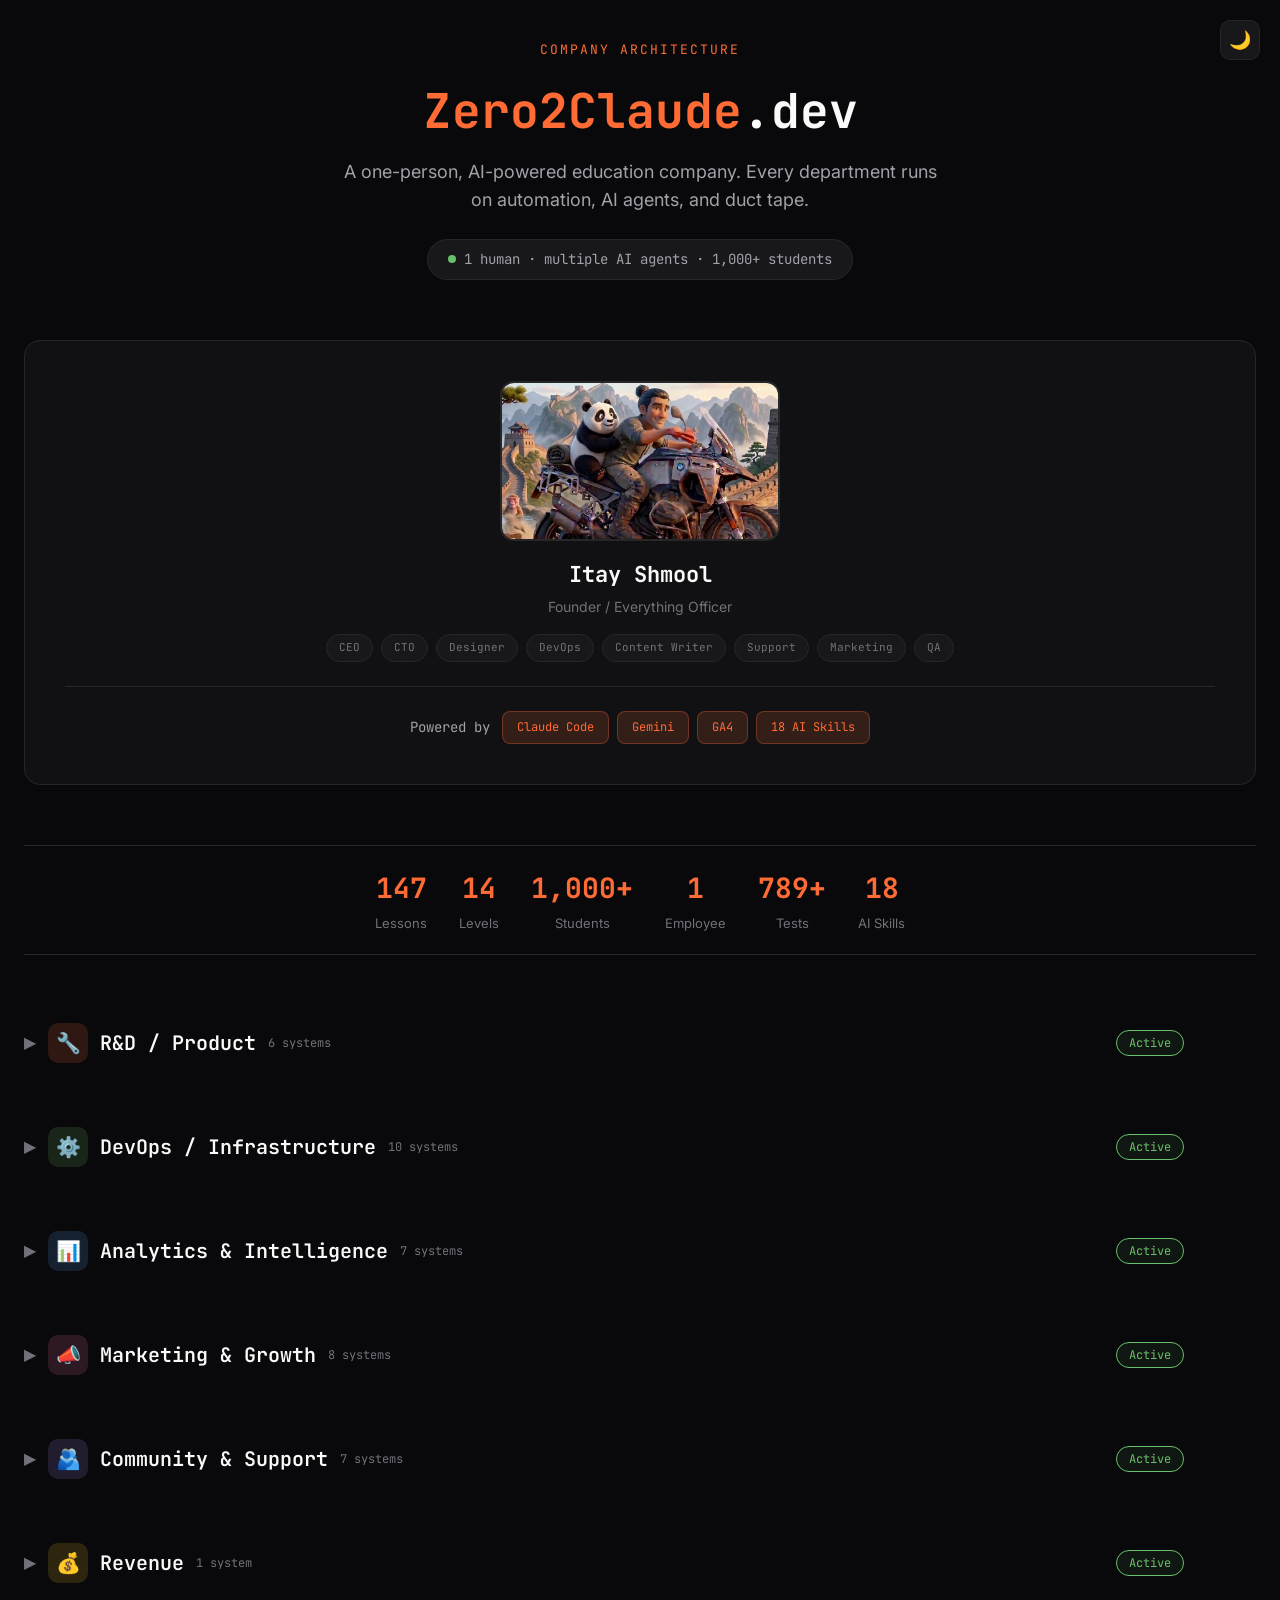
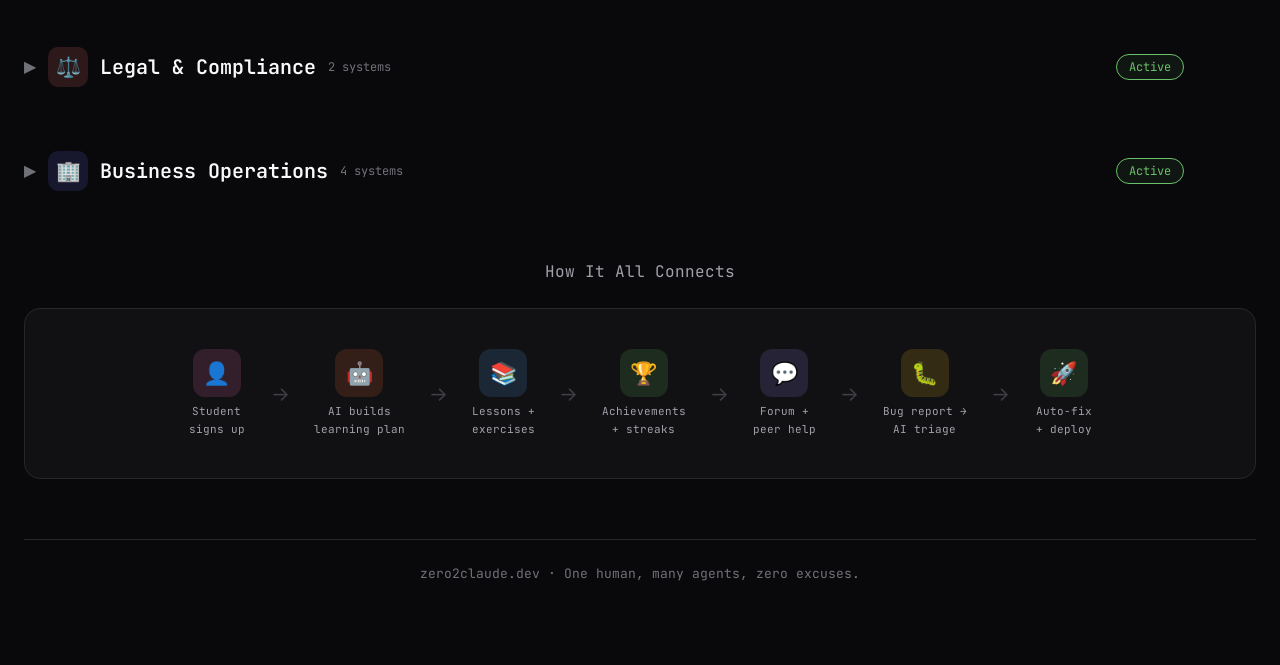
<file: index.html>
<!DOCTYPE html>
<html lang="en">
<head>
<meta charset="UTF-8">
<meta name="viewport" content="width=device-width, initial-scale=1.0">
<link rel="icon" type="image/svg+xml" href="/shared/favicon.svg">
<title>Zero2Claude — One-Man AI Company</title>
<meta name="description" content="A one-person, AI-powered education company. 8 departments, 18 AI skills, 147 lessons, 1,000+ students — all run by one human and multiple AI agents.">

<!-- Open Graph -->
<meta property="og:type" content="website">
<meta property="og:title" content="Zero2Claude.dev — One-Man AI Company">
<meta property="og:description" content="8 departments, 18 AI skills, 147 lessons, 1,000+ students — all run by one human and multiple AI agents.">
<meta property="og:image" content="https://team.zero2claude.dev/shared/og-image.png">
<meta property="og:url" content="https://team.zero2claude.dev">

<!-- Twitter Card -->
<meta name="twitter:card" content="summary_large_image">
<meta name="twitter:title" content="Zero2Claude.dev — One-Man AI Company">
<meta name="twitter:description" content="8 departments, 18 AI skills, 147 lessons, 1,000+ students — all run by one human and multiple AI agents.">
<meta name="twitter:image" content="https://team.zero2claude.dev/shared/og-image.png">
<link rel="stylesheet" href="shared/style.css">
<style>
  /* ── Header ── */
  .header {
    text-align: center;
    margin-bottom: 60px;
  }

  .header-label {
    font-family: 'JetBrains Mono', monospace;
    font-size: 13px;
    color: var(--orange);
    letter-spacing: 2px;
    text-transform: uppercase;
    margin-bottom: 12px;
  }

  .header h1 {
    font-family: 'JetBrains Mono', monospace;
    font-size: clamp(28px, 5vw, 48px);
    font-weight: 700;
    margin-bottom: 8px;
  }

  .header h1 span { color: var(--orange); }

  .header .subtitle {
    font-size: 18px;
    color: var(--text-muted);
    max-width: 600px;
    margin: 0 auto 24px;
  }

  .header .tagline {
    display: inline-flex;
    align-items: center;
    gap: 8px;
    background: var(--card);
    border: 1px solid var(--border);
    border-radius: 100px;
    padding: 8px 20px;
    font-family: 'JetBrains Mono', monospace;
    font-size: 14px;
    color: var(--text-muted);
  }

  .header .tagline .dot {
    width: 8px;
    height: 8px;
    border-radius: 50%;
    background: var(--green);
    animation: pulse-dot 2s ease-in-out infinite;
  }

  @keyframes pulse-dot {
    0%, 100% { opacity: 1; }
    50% { opacity: 0.4; }
  }

  /* ── Stats Bar ── */
  .stats-bar {
    display: flex;
    justify-content: center;
    gap: 32px;
    flex-wrap: wrap;
    margin-bottom: 60px;
    padding: 20px 0;
    border-top: 1px solid var(--border);
    border-bottom: 1px solid var(--border);
  }

  .stat { text-align: center; }

  .stat-value {
    font-family: 'JetBrains Mono', monospace;
    font-size: 28px;
    font-weight: 700;
    color: var(--orange);
  }

  .stat-label {
    font-size: 13px;
    color: var(--text-dim);
    margin-top: 2px;
  }

  /* ── Org Sections ── */
  .org-section { margin-bottom: 48px; }

  .section-header {
    display: flex;
    align-items: center;
    gap: 12px;
    margin-bottom: 0;
    text-decoration: none;
    color: inherit;
    padding: 8px 12px;
    margin-left: -12px;
    margin-right: -12px;
    border-radius: 12px;
    transition: background 0.2s;
    cursor: pointer;
    user-select: none;
    border: none;
    background: none;
    font-size: inherit;
    width: calc(100% + 24px);
    text-align: left;
  }

  .section-header:hover { background: var(--surface); }

  .section-header[aria-expanded="true"] { margin-bottom: 20px; }

  .section-icon {
    width: 40px;
    height: 40px;
    border-radius: 10px;
    display: flex;
    align-items: center;
    justify-content: center;
    font-size: 20px;
    flex-shrink: 0;
  }

  .section-title {
    font-family: 'JetBrains Mono', monospace;
    font-size: 20px;
    font-weight: 600;
    color: var(--text);
  }

  .section-chevron {
    font-size: 16px;
    color: var(--text-dim);
    transition: transform 0.25s ease;
    flex-shrink: 0;
  }

  .section-header[aria-expanded="true"] .section-chevron {
    transform: rotate(90deg);
  }

  .section-link {
    font-size: 12px;
    color: var(--text-dim);
    opacity: 0;
    transition: opacity 0.2s;
    text-decoration: none;
    font-family: 'JetBrains Mono', monospace;
    padding: 2px 8px;
    border-radius: 4px;
    border: 1px solid var(--border);
    flex-shrink: 0;
  }

  .section-header:hover .section-link { opacity: 1; }
  .section-link:hover { border-color: var(--border-light); color: var(--text-muted); }

  .section-status {
    margin-left: auto;
    font-size: 12px;
    font-family: 'JetBrains Mono', monospace;
    padding: 4px 12px;
    border-radius: 100px;
    border: 1px solid;
    flex-shrink: 0;
  }

  .section-count {
    font-family: 'JetBrains Mono', monospace;
    font-size: 12px;
    color: var(--text-dim);
    flex-shrink: 0;
  }

  /* ── Collapse Animation ── */
  .section-body {
    overflow: hidden;
    transition: max-height 0.35s ease, opacity 0.25s ease;
    max-height: 3000px;
    opacity: 1;
  }

  .section-body.collapsed {
    max-height: 0;
    opacity: 0;
  }

  /* ── Theme Toggle ── */
  .theme-toggle {
    position: fixed;
    top: 20px;
    right: 20px;
    width: 40px;
    height: 40px;
    border-radius: 10px;
    border: 1px solid var(--border);
    background: var(--card);
    color: var(--text-muted);
    font-size: 18px;
    cursor: pointer;
    display: flex;
    align-items: center;
    justify-content: center;
    transition: border-color 0.2s, background 0.2s;
    z-index: 100;
  }

  .theme-toggle:hover {
    border-color: var(--border-light);
    background: var(--card-hover);
  }

  /* ── Flow Diagram ── */
  .flow-section { margin: 60px 0; }

  .flow-title {
    font-family: 'JetBrains Mono', monospace;
    font-size: 16px;
    color: var(--text-muted);
    text-align: center;
    margin-bottom: 24px;
  }

  .flow-diagram {
    display: flex;
    align-items: center;
    justify-content: center;
    gap: 0;
    flex-wrap: wrap;
    padding: 24px;
    background: var(--surface);
    border: 1px solid var(--border);
    border-radius: 16px;
  }

  .flow-node {
    display: flex;
    flex-direction: column;
    align-items: center;
    gap: 6px;
    padding: 16px 20px;
    min-width: 100px;
  }

  .flow-node-icon {
    width: 48px;
    height: 48px;
    border-radius: 12px;
    display: flex;
    align-items: center;
    justify-content: center;
    font-size: 22px;
  }

  .flow-node-label {
    font-family: 'JetBrains Mono', monospace;
    font-size: 11px;
    color: var(--text-muted);
    text-align: center;
  }

  .flow-arrow {
    font-size: 20px;
    color: var(--border-light);
    padding: 0 4px;
  }

  /* ── CEO Section ── */
  .ceo-section {
    text-align: center;
    margin-bottom: 60px;
    padding: 40px;
    background: var(--surface);
    border: 1px solid var(--border);
    border-radius: 16px;
    position: relative;
  }

  .ceo-avatar {
    width: 280px;
    height: 160px;
    border-radius: 14px;
    margin: 0 auto 16px;
    border: 2px solid var(--border);
    overflow: hidden;
  }

  .ceo-avatar img {
    width: 100%;
    height: 100%;
    object-fit: cover;
  }

  .ceo-name {
    font-family: 'JetBrains Mono', monospace;
    font-size: 22px;
    font-weight: 700;
    margin-bottom: 4px;
  }

  .ceo-roles {
    display: flex;
    flex-wrap: wrap;
    justify-content: center;
    gap: 8px;
    margin-top: 16px;
  }

  .ceo-role {
    font-family: 'JetBrains Mono', monospace;
    font-size: 11px;
    padding: 4px 12px;
    border-radius: 100px;
    border: 1px solid var(--border);
    color: var(--text-dim);
    background: var(--card);
  }

  .ceo-plus {
    display: flex;
    align-items: center;
    justify-content: center;
    gap: 12px;
    margin-top: 24px;
    padding-top: 24px;
    border-top: 1px solid var(--border);
  }

  .ceo-plus-label {
    font-family: 'JetBrains Mono', monospace;
    font-size: 14px;
    color: var(--text-muted);
  }

  .ai-stack { display: flex; gap: 8px; }

  .ai-chip {
    font-family: 'JetBrains Mono', monospace;
    font-size: 12px;
    padding: 6px 14px;
    border-radius: 8px;
    background: var(--orange-glow);
    color: var(--orange);
    border: 1px solid rgba(255, 107, 53, 0.3);
  }

  /* ── Responsive ── */
  @media (max-width: 640px) {
    .container { padding: 20px 14px 48px; }

    /* Header */
    .header { margin-bottom: 36px; }
    .header .subtitle { font-size: 15px; }
    .header .tagline { font-size: 12px; padding: 6px 14px; }

    /* Stats */
    .stats-bar {
      display: grid;
      grid-template-columns: repeat(3, 1fr);
      gap: 12px;
      margin-bottom: 36px;
      padding: 16px 0;
    }
    .stat-value { font-size: 22px; }
    .stat-label { font-size: 11px; }

    /* CEO */
    .ceo-section { padding: 24px 16px; margin-bottom: 36px; }
    .ceo-avatar { width: 200px; height: 114px; }
    .ceo-name { font-size: 18px; }
    .ceo-roles { gap: 6px; }
    .ceo-role { font-size: 10px; padding: 3px 10px; }
    .ceo-plus { flex-direction: column; gap: 8px; }
    .ai-stack { flex-wrap: wrap; justify-content: center; }
    .ai-chip { font-size: 11px; padding: 4px 10px; }

    /* Section headers */
    .section-header {
      flex-wrap: wrap;
      gap: 8px;
      padding: 8px 8px;
      margin-left: -8px;
      margin-right: -8px;
      width: calc(100% + 16px);
    }
    .section-icon { width: 32px; height: 32px; font-size: 16px; border-radius: 8px; }
    .section-title { font-size: 15px; }
    .section-count { display: none; }
    .section-link { display: none; }
    .section-status { font-size: 10px; padding: 2px 8px; }
    .org-section { margin-bottom: 32px; }

    /* Cards */
    .cards { grid-template-columns: 1fr; gap: 12px; }
    .card { padding: 16px; }
    .card-name { font-size: 13px; }
    .card-desc { font-size: 12px; }

    /* Flow */
    .flow-section { margin: 36px 0; }
    .flow-diagram { flex-direction: column; padding: 16px; }
    .flow-arrow { transform: rotate(90deg); }
    .flow-node { padding: 10px 16px; min-width: unset; }
    .flow-node-icon { width: 40px; height: 40px; font-size: 18px; }

    /* Footer */
    .footer { margin-top: 36px; font-size: 11px; }

    /* Theme toggle - smaller on mobile */
    .theme-toggle { top: 12px; right: 12px; width: 36px; height: 36px; font-size: 16px; }
  }
</style>
</head>
<body>
<button class="theme-toggle" id="themeToggle" title="Toggle light/dark mode">🌙</button>
<div class="container">

  <!-- Header -->
  <div class="header">
    <div class="header-label">Company Architecture</div>
    <h1><span>Zero2Claude</span>.dev</h1>
    <p class="subtitle">A one-person, AI-powered education company. Every department runs on automation, AI agents, and duct tape.</p>
    <div class="tagline">
      <span class="dot"></span>
      1 human &middot; multiple AI agents &middot; 1,000+ students
    </div>
  </div>

  <!-- CEO -->
  <div class="ceo-section">
    <div class="ceo-avatar"><img src="shared/avatar.png" alt="Itay Shmool"></div>
    <div class="ceo-name">Itay Shmool</div>
    <div style="color: var(--text-dim); font-size: 14px;">Founder / Everything Officer</div>
    <div class="ceo-roles">
      <span class="ceo-role">CEO</span>
      <span class="ceo-role">CTO</span>
      <span class="ceo-role">Designer</span>
      <span class="ceo-role">DevOps</span>
      <span class="ceo-role">Content Writer</span>
      <span class="ceo-role">Support</span>
      <span class="ceo-role">Marketing</span>
      <span class="ceo-role">QA</span>
    </div>
    <div class="ceo-plus">
      <span class="ceo-plus-label">Powered by</span>
      <div class="ai-stack">
        <span class="ai-chip">Claude Code</span>
        <span class="ai-chip">Gemini</span>
        <span class="ai-chip">GA4</span>
        <span class="ai-chip">18 AI Skills</span>
      </div>
    </div>
  </div>

  <!-- Stats -->
  <div class="stats-bar">
    <div class="stat">
      <div class="stat-value">147</div>
      <div class="stat-label">Lessons</div>
    </div>
    <div class="stat">
      <div class="stat-value">14</div>
      <div class="stat-label">Levels</div>
    </div>
    <div class="stat">
      <div class="stat-value">1,000+</div>
      <div class="stat-label">Students</div>
    </div>
    <div class="stat">
      <div class="stat-value">1</div>
      <div class="stat-label">Employee</div>
    </div>
    <div class="stat">
      <div class="stat-value">789+</div>
      <div class="stat-label">Tests</div>
    </div>
    <div class="stat">
      <div class="stat-value">18</div>
      <div class="stat-label">AI Skills</div>
    </div>
  </div>

  <!-- ═══════════════════════════════════════ -->
  <!-- R&D / Product -->
  <!-- ═══════════════════════════════════════ -->
  <div class="org-section">
    <button class="section-header" aria-expanded="false" data-target="rnd-body">
      <span class="section-chevron">&#9654;</span>
      <div class="section-icon" style="background: var(--orange-glow);">🔧</div>
      <div class="section-title">R&D / Product</div>
      <span class="section-count">6 systems</span>
      <span class="section-status status-active">Active</span>
      <a href="rnd/" class="section-link" onclick="event.stopPropagation()">Open &rarr;</a>
    </button>
    <div class="section-body collapsed" id="rnd-body">
    <div class="cards">
      <div class="card">
        <div class="card-header">
          <span class="card-emoji">📚</span>
          <span class="card-name">Curriculum Engine</span>
          <span class="card-badge badge-manual">Manual + AI</span>
        </div>
        <div class="card-desc">147 lessons across 14 levels. JSON-driven content with 10 interactive section types. Content authored manually, structured by AI.</div>
        <div class="card-stack">
          <span class="chip">React 18</span>
          <span class="chip">TypeScript</span>
          <span class="chip">Vite</span>
        </div>
      </div>
      <div class="card">
        <div class="card-header">
          <span class="card-emoji">🤖</span>
          <span class="card-name">AI Onboarding</span>
          <span class="card-badge badge-ai">AI</span>
        </div>
        <div class="card-desc">Personalized learning plans generated by Claude or Gemini. Students describe their background, AI builds a custom path through the curriculum.</div>
        <div class="card-stack">
          <span class="chip">Anthropic API</span>
          <span class="chip">Gemini API</span>
        </div>
      </div>
      <div class="card">
        <div class="card-header">
          <span class="card-emoji">🎨</span>
          <span class="card-name">AI Palette Generator</span>
          <span class="card-badge badge-ai">AI</span>
        </div>
        <div class="card-desc">Admin describes a theme, AI generates a full 14-token color palette for both dark and light modes. Stored in DB, selectable by users.</div>
        <div class="card-stack">
          <span class="chip">Anthropic</span>
          <span class="chip">Gemini</span>
        </div>
      </div>
      <div class="card">
        <div class="card-header">
          <span class="card-emoji">🗣️</span>
          <span class="card-name">Text-to-Speech</span>
          <span class="card-badge badge-auto">Auto</span>
        </div>
        <div class="card-desc">Browser SpeechSynthesis reads lesson content aloud. Admin-configurable voice, rate, pitch. Zero backend cost.</div>
        <div class="card-stack">
          <span class="chip">Web Speech API</span>
        </div>
      </div>
      <div class="card">
        <div class="card-header">
          <span class="card-emoji">💬</span>
          <span class="card-name">Community Forum</span>
          <span class="card-badge badge-auto">Auto-moderated</span>
        </div>
        <div class="card-desc">Discussion categories, threads, replies, voting, full-text search, image attachments. Content moderation pipeline on all user input.</div>
        <div class="card-stack">
          <span class="chip">PostgreSQL tsvector</span>
          <span class="chip">Socket.IO</span>
        </div>
      </div>
      <div class="card">
        <div class="card-header">
          <span class="card-emoji">🤝</span>
          <span class="card-name">Peer Help</span>
          <span class="card-badge badge-auto">Auto-moderated</span>
        </div>
        <div class="card-desc">Real-time help system. Students request help on specific lessons, peers respond via Socket.IO chat. Dual moderation pipeline.</div>
        <div class="card-stack">
          <span class="chip">Socket.IO</span>
          <span class="chip">Content Moderation</span>
        </div>
      </div>
    </div>
    </div>
  </div>

  <!-- ═══════════════════════════════════════ -->
  <!-- DevOps / Infrastructure -->
  <!-- ═══════════════════════════════════════ -->
  <div class="org-section">
    <button class="section-header" aria-expanded="false" data-target="devops-body">
      <span class="section-chevron">&#9654;</span>
      <div class="section-icon" style="background: rgba(106, 191, 105, 0.15);">⚙️</div>
      <div class="section-title">DevOps / Infrastructure</div>
      <span class="section-count">10 systems</span>
      <span class="section-status status-active">Active</span>
      <a href="devops/" class="section-link" onclick="event.stopPropagation()">Open &rarr;</a>
    </button>
    <div class="section-body collapsed" id="devops-body">
    <div class="cards">
      <div class="card">
        <div class="card-header">
          <span class="card-emoji">🚀</span>
          <span class="card-name">Auto-Deploy Pipeline</span>
          <span class="card-badge badge-auto">Auto</span>
        </div>
        <div class="card-desc">Push to main auto-deploys frontend (static CDN) and backend (web service). Feature branches deploy to staging on Render.</div>
        <div class="card-stack">
          <span class="chip">Render</span>
          <span class="chip">Git push</span>
        </div>
      </div>
      <div class="card">
        <div class="card-header">
          <span class="card-emoji">🔍</span>
          <span class="card-name">Triage Agent</span>
          <span class="card-badge badge-ai">AI Agent</span>
        </div>
        <div class="card-desc">Autonomous agent polls GitHub issues hourly. Spawns Claude Code to investigate bugs, creates fix branches + draft PRs, closes invalid issues.</div>
        <div class="card-stack">
          <span class="chip">Claude Agent SDK</span>
          <span class="chip">launchd</span>
          <span class="chip">GitHub API</span>
        </div>
      </div>
      <div class="card">
        <div class="card-header">
          <span class="card-emoji">🛡️</span>
          <span class="card-name">Maintenance Detection</span>
          <span class="card-badge badge-auto">Auto</span>
        </div>
        <div class="card-desc">4-state health machine (healthy/suspicious/down/recovering). Heartbeat polling, exponential backoff, auto-recovery confirmation.</div>
        <div class="card-stack">
          <span class="chip">State Machine</span>
          <span class="chip">Admin Toggle</span>
        </div>
      </div>
      <div class="card">
        <div class="card-header">
          <span class="card-emoji">🧪</span>
          <span class="card-name">Test Suite</span>
          <span class="card-badge badge-auto">CI</span>
        </div>
        <div class="card-desc">789+ tests across frontend (Vitest/jsdom) and backend (supertest). Lesson validation, components, API endpoints, forum, admin.</div>
        <div class="card-stack">
          <span class="chip">Vitest</span>
          <span class="chip">supertest</span>
        </div>
      </div>
      <div class="card">
        <div class="card-header">
          <span class="card-emoji">🔐</span>
          <span class="card-name">Security Layer</span>
          <span class="card-badge badge-auto">Auto</span>
        </div>
        <div class="card-desc">Prompt injection guards, HTML sanitization, content moderation (profanity + link spam), CSS validation, input size limits via Zod.</div>
        <div class="card-stack">
          <span class="chip">Zod</span>
          <span class="chip">sanitizeForPrompt</span>
          <span class="chip">moderateContent</span>
        </div>
      </div>
      <div class="card">
        <div class="card-header">
          <span class="card-emoji">🩺</span>
          <span class="card-name">Status Check Agent</span>
          <span class="card-badge badge-ai">AI Skill</span>
        </div>
        <div class="card-desc">Quick 10-second production health probe. Curl-based endpoint checks, error count, last deploy status. Traffic light verdict.</div>
        <div class="card-stack">
          <span class="chip">/devops-status</span>
          <span class="chip">Quick</span>
          <span class="chip">Probes</span>
        </div>
      </div>
      <div class="card">
        <div class="card-header">
          <span class="card-emoji">🚑</span>
          <span class="card-name">Incident Agent</span>
          <span class="card-badge badge-ai">AI Skill</span>
        </div>
        <div class="card-desc">Traces production errors from logs through code to root cause. Classifies severity, identifies the breaking commit, proposes or implements fixes.</div>
        <div class="card-stack">
          <span class="chip">/devops-incident</span>
          <span class="chip">--fix</span>
          <span class="chip">Root cause</span>
        </div>
      </div>
      <div class="card">
        <div class="card-header">
          <span class="card-emoji">📦</span>
          <span class="card-name">Deploy Agent</span>
          <span class="card-badge badge-ai">AI Skill</span>
        </div>
        <div class="card-desc">Pre-deploy safety checklist, post-deploy verification, and rollback guidance. Checks tests, schema migrations, env vars, and breaking changes.</div>
        <div class="card-stack">
          <span class="chip">/devops-deploy</span>
          <span class="chip">Checklist</span>
          <span class="chip">Rollback</span>
        </div>
      </div>
      <div class="card" style="border-style: dashed;">
        <div class="card-header">
          <span class="card-emoji">🚨</span>
          <span class="card-name">Error Monitoring</span>
          <span class="card-badge badge-todo">Missing</span>
        </div>
        <div class="card-desc">No Sentry or equivalent. Frontend crashes in production go undetected unless a student reports via forum or GitHub issue.</div>
        <div class="card-stack">
          <span class="chip">Sentry?</span>
          <span class="chip">LogRocket?</span>
        </div>
      </div>
      <div class="card" style="border-style: dashed;">
        <div class="card-header">
          <span class="card-emoji">📡</span>
          <span class="card-name">Uptime Monitoring</span>
          <span class="card-badge badge-todo">Missing</span>
        </div>
        <div class="card-desc">No external uptime monitor. Maintenance page detects outages reactively. No proactive alerts, no status page.</div>
        <div class="card-stack">
          <span class="chip">UptimeRobot?</span>
          <span class="chip">Checkly?</span>
        </div>
      </div>
    </div>
    </div>
  </div>

  <!-- ═══════════════════════════════════════ -->
  <!-- Analytics & Intelligence -->
  <!-- ═══════════════════════════════════════ -->
  <div class="org-section">
    <button class="section-header" aria-expanded="false" data-target="analytics-body">
      <span class="section-chevron">&#9654;</span>
      <div class="section-icon" style="background: rgba(96, 165, 250, 0.15);">📊</div>
      <div class="section-title">Analytics & Intelligence</div>
      <span class="section-count">7 systems</span>
      <span class="section-status status-active">Active</span>
      <a href="analytics/" class="section-link" onclick="event.stopPropagation()">Open &rarr;</a>
    </button>
    <div class="section-body collapsed" id="analytics-body">
    <div class="cards">
      <div class="card">
        <div class="card-header">
          <span class="card-emoji">📈</span>
          <span class="card-name">Google Analytics 4</span>
          <span class="card-badge badge-auto">Auto</span>
        </div>
        <div class="card-desc">Page views, forum events (thread create, reply, vote, search), custom GTM tags/triggers. Traffic-level analytics.</div>
        <div class="card-stack">
          <span class="chip">GA4</span>
          <span class="chip">GTM</span>
          <span class="chip">dataLayer</span>
        </div>
      </div>
      <div class="card">
        <div class="card-header">
          <span class="card-emoji">🏆</span>
          <span class="card-name">Achievement Tracking</span>
          <span class="card-badge badge-auto">Auto</span>
        </div>
        <div class="card-desc">16 server-computed achievements (milestones, streaks, speed). Toast notifications on unlock. Progress stats on dashboard.</div>
        <div class="card-stack">
          <span class="chip">PostgreSQL</span>
          <span class="chip">Server-side</span>
        </div>
      </div>
      <div class="card">
        <div class="card-header">
          <span class="card-emoji">📋</span>
          <span class="card-name">Admin Dashboard</span>
          <span class="card-badge badge-manual">Manual</span>
        </div>
        <div class="card-desc">Student list, progress stats, lesson management, AI onboarding usage, provider stats. Operational visibility.</div>
        <div class="card-stack">
          <span class="chip">React</span>
          <span class="chip">Admin API</span>
        </div>
      </div>
      <div class="card">
        <div class="card-header">
          <span class="card-emoji">📊</span>
          <span class="card-name">Report Agent</span>
          <span class="card-badge badge-ai">AI Skill</span>
        </div>
        <div class="card-desc">Generates student metrics reports by querying production PostgreSQL. Progress rates, retention, streaks, forum activity, AI onboarding adoption.</div>
        <div class="card-stack">
          <span class="chip">/analytics-report</span>
          <span class="chip">SQL</span>
          <span class="chip">Weekly</span>
        </div>
      </div>
      <div class="card">
        <div class="card-header">
          <span class="card-emoji">🔎</span>
          <span class="card-name">GA4 Audit Agent</span>
          <span class="card-badge badge-ai">AI Skill</span>
        </div>
        <div class="card-desc">Audits GA4 event tracking across codebase vs GTM container. Identifies orphaned events, generates event catalog, syncs GTM config.</div>
        <div class="card-stack">
          <span class="chip">/analytics-ga4</span>
          <span class="chip">GTM</span>
          <span class="chip">Audit</span>
        </div>
      </div>
      <div class="card" style="border-style: dashed;">
        <div class="card-header">
          <span class="card-emoji">🔬</span>
          <span class="card-name">Product Analytics</span>
          <span class="card-badge badge-todo">Missing</span>
        </div>
        <div class="card-desc">No funnel analysis, no cohort tracking, no drop-off detection. Can't answer "where do students stop?" GA4 is weak for product behavior.</div>
        <div class="card-stack">
          <span class="chip">PostHog?</span>
          <span class="chip">Mixpanel?</span>
        </div>
      </div>
      <div class="card" style="border-style: dashed;">
        <div class="card-header">
          <span class="card-emoji">🧪</span>
          <span class="card-name">A/B Testing</span>
          <span class="card-badge badge-todo">Missing</span>
        </div>
        <div class="card-desc">No framework for testing onboarding flows, lesson formats, or engagement experiments.</div>
        <div class="card-stack">
          <span class="chip">PostHog?</span>
          <span class="chip">GrowthBook?</span>
        </div>
      </div>
    </div>
    </div>
  </div>

  <!-- ═══════════════════════════════════════ -->
  <!-- Marketing & Growth -->
  <!-- ═══════════════════════════════════════ -->
  <div class="org-section">
    <button class="section-header" aria-expanded="false" data-target="marketing-body">
      <span class="section-chevron">&#9654;</span>
      <div class="section-icon" style="background: rgba(244, 114, 182, 0.15);">📣</div>
      <div class="section-title">Marketing & Growth</div>
      <span class="section-count">8 systems</span>
      <span class="section-status status-active">Active</span>
      <a href="marketing/" class="section-link" onclick="event.stopPropagation()">Open &rarr;</a>
    </button>
    <div class="section-body collapsed" id="marketing-body">
    <div class="cards">
      <div class="card">
        <div class="card-header">
          <span class="card-emoji">🌐</span>
          <span class="card-name">Landing Page</span>
          <span class="card-badge badge-ai">AI-Managed</span>
        </div>
        <div class="card-desc">about.zero2claude.dev — static marketing site with level overview, feature highlights, and registration CTA.</div>
        <div class="card-stack">
          <span class="chip">HTML/CSS/JS</span>
          <span class="chip">Render Static</span>
        </div>
      </div>
      <div class="card">
        <div class="card-header">
          <span class="card-emoji">🐦</span>
          <span class="card-name">Social Channels</span>
          <span class="card-badge badge-ai">AI-Drafted</span>
        </div>
        <div class="card-desc">LinkedIn and Twitter/X presence. Manual posting, no automation, no scheduling tool.</div>
        <div class="card-stack">
          <span class="chip">LinkedIn</span>
          <span class="chip">Twitter/X</span>
        </div>
      </div>
      <div class="card">
        <div class="card-header">
          <span class="card-emoji">🔍</span>
          <span class="card-name">SEO Agent</span>
          <span class="card-badge badge-ai">AI Skill</span>
        </div>
        <div class="card-desc">Generates sitemap.xml, meta tags, and static blog posts for organic search. Targets high-intent queries like 'what is a terminal' and 'how to use Claude Code'.</div>
        <div class="card-stack">
          <span class="chip">/marketing-seo</span>
          <span class="chip">Blog</span>
          <span class="chip">Sitemap</span>
        </div>
      </div>
      <div class="card">
        <div class="card-header">
          <span class="card-emoji">✉️</span>
          <span class="card-name">Email Agent</span>
          <span class="card-badge badge-ai">AI Skill</span>
        </div>
        <div class="card-desc">Resend-powered email campaigns: welcome drip sequences, streak reminders, re-engagement flows, and feature announcements.</div>
        <div class="card-stack">
          <span class="chip">/marketing-email</span>
          <span class="chip">Resend</span>
          <span class="chip">Drip</span>
        </div>
      </div>
      <div class="card" style="border-style: dashed;">
        <div class="card-header">
          <span class="card-emoji">✉️</span>
          <span class="card-name">Email Marketing</span>
          <span class="card-badge badge-todo">Missing</span>
        </div>
        <div class="card-desc">Collect emails at registration but never email students. No drip campaigns, no re-engagement, no streak reminders, no notifications.</div>
        <div class="card-stack">
          <span class="chip">Resend?</span>
          <span class="chip">Loops?</span>
        </div>
      </div>
      <div class="card" style="border-style: dashed;">
        <div class="card-header">
          <span class="card-emoji">🔍</span>
          <span class="card-name">SEO</span>
          <span class="card-badge badge-todo">Missing</span>
        </div>
        <div class="card-desc">No blog, no sitemap.xml, no indexable lesson previews. Organic search traffic is likely near zero.</div>
        <div class="card-stack">
          <span class="chip">Blog?</span>
          <span class="chip">Sitemap?</span>
          <span class="chip">Meta tags?</span>
        </div>
      </div>
      <div class="card" style="border-style: dashed;">
        <div class="card-header">
          <span class="card-emoji">🔗</span>
          <span class="card-name">Referral System</span>
          <span class="card-badge badge-todo">Missing</span>
        </div>
        <div class="card-desc">1,000 students but no mechanism for them to invite others. No shareable links, no tracking, no incentives.</div>
        <div class="card-stack">
          <span class="chip">Invite links?</span>
        </div>
      </div>
      <div class="card" style="border-style: dashed;">
        <div class="card-header">
          <span class="card-emoji">📹</span>
          <span class="card-name">Content Marketing</span>
          <span class="card-badge badge-todo">Missing</span>
        </div>
        <div class="card-desc">No YouTube, TikTok, or video content. Terminal demos are inherently visual and shareable.</div>
        <div class="card-stack">
          <span class="chip">YouTube?</span>
          <span class="chip">Shorts?</span>
        </div>
      </div>
    </div>
    </div>
  </div>

  <!-- ═══════════════════════════════════════ -->
  <!-- Community & Support -->
  <!-- ═══════════════════════════════════════ -->
  <div class="org-section">
    <button class="section-header" aria-expanded="false" data-target="community-body">
      <span class="section-chevron">&#9654;</span>
      <div class="section-icon" style="background: rgba(167, 139, 250, 0.15);">🫂</div>
      <div class="section-title">Community & Support</div>
      <span class="section-count">7 systems</span>
      <span class="section-status status-active">Active</span>
      <a href="community/" class="section-link" onclick="event.stopPropagation()">Open &rarr;</a>
    </button>
    <div class="section-body collapsed" id="community-body">
    <div class="cards">
      <div class="card">
        <div class="card-header">
          <span class="card-emoji">💬</span>
          <span class="card-name">Forum</span>
          <span class="card-badge badge-auto">Auto-moderated</span>
        </div>
        <div class="card-desc">Built-in community forum with categories, threads, voting, search. Feature requests via genie-themed wish system.</div>
        <div class="card-stack">
          <span class="chip">In-app</span>
        </div>
      </div>
      <div class="card">
        <div class="card-header">
          <span class="card-emoji">🤝</span>
          <span class="card-name">Peer Help</span>
          <span class="card-badge badge-auto">Auto</span>
        </div>
        <div class="card-desc">Real-time lesson-specific help. Students help each other via Socket.IO chat.</div>
        <div class="card-stack">
          <span class="chip">Socket.IO</span>
        </div>
      </div>
      <div class="card">
        <div class="card-header">
          <span class="card-emoji">🐛</span>
          <span class="card-name">Bug Reports</span>
          <span class="card-badge badge-ai">AI-triaged</span>
        </div>
        <div class="card-desc">Students report bugs in-app, creates GitHub Issues. Triage agent investigates, auto-fixes, emails reporter with updates.</div>
        <div class="card-stack">
          <span class="chip">GitHub Issues</span>
          <span class="chip">Claude Agent</span>
        </div>
      </div>
      <div class="card">
        <div class="card-header">
          <span class="card-emoji">🛡️</span>
          <span class="card-name">Moderation Agent</span>
          <span class="card-badge badge-ai">AI Skill</span>
        </div>
        <div class="card-desc">Reviews recent forum content for edge cases that bypass automated filters. Audits moderation rules, reports rejection rates and flagged users.</div>
        <div class="card-stack">
          <span class="chip">/community-moderate</span>
          <span class="chip">Review</span>
          <span class="chip">Audit</span>
        </div>
      </div>
      <div class="card">
        <div class="card-header">
          <span class="card-emoji">📈</span>
          <span class="card-name">Engagement Agent</span>
          <span class="card-badge badge-ai">AI Skill</span>
        </div>
        <div class="card-desc">Community health dashboard: post velocity, reply ratios, top contributors, unanswered threads. Analyzes feature requests by vote rank and theme.</div>
        <div class="card-stack">
          <span class="chip">/community-engage</span>
          <span class="chip">Health</span>
          <span class="chip">Ideas</span>
        </div>
      </div>
      <div class="card" style="border-style: dashed;">
        <div class="card-header">
          <span class="card-emoji">🎓</span>
          <span class="card-name">Certificates</span>
          <span class="card-badge badge-todo">Missing</span>
        </div>
        <div class="card-desc">No completion certificates. Students can't share achievements on LinkedIn. Free marketing left on the table.</div>
        <div class="card-stack">
          <span class="chip">PDF generation?</span>
        </div>
      </div>
      <div class="card" style="border-style: dashed;">
        <div class="card-header">
          <span class="card-emoji">⭐</span>
          <span class="card-name">Testimonials</span>
          <span class="card-badge badge-todo">Missing</span>
        </div>
        <div class="card-desc">1,000 students but no visible reviews or success stories. No social proof on the landing page.</div>
        <div class="card-stack">
          <span class="chip">Landing page?</span>
        </div>
      </div>
    </div>
    </div>
  </div>

  <!-- ═══════════════════════════════════════ -->
  <!-- Revenue -->
  <!-- ═══════════════════════════════════════ -->
  <div class="org-section">
    <button class="section-header" aria-expanded="false" data-target="revenue-body">
      <span class="section-chevron">&#9654;</span>
      <div class="section-icon" style="background: rgba(251, 191, 36, 0.15);">💰</div>
      <div class="section-title">Revenue</div>
      <span class="section-count">1 system</span>
      <span class="section-status status-active">Active</span>
      <a href="revenue/" class="section-link" onclick="event.stopPropagation()">Open &rarr;</a>
    </button>
    <div class="section-body collapsed" id="revenue-body">
    <div class="cards">
      <div class="card">
        <div class="card-header">
          <span class="card-emoji">☕</span>
          <span class="card-name">Buy Me a Coffee</span>
          <span class="card-badge badge-ai">AI Skill</span>
        </div>
        <div class="card-desc">AI skill handles Buy Me a Coffee integration — CTA placement at milestones, dashboard widget, landing page support section. Non-intrusive, never guilt-driven.</div>
        <div class="card-stack">
          <span class="chip">/revenue-donations</span>
          <span class="chip">BMC / Ko-fi</span>
          <span class="chip">Milestone CTAs</span>
        </div>
      </div>
    </div>
    </div>
  </div>

  <!-- ═══════════════════════════════════════ -->
  <!-- Legal -->
  <!-- ═══════════════════════════════════════ -->
  <div class="org-section">
    <button class="section-header" aria-expanded="false" data-target="legal-body">
      <span class="section-chevron">&#9654;</span>
      <div class="section-icon" style="background: rgba(248, 113, 113, 0.15);">⚖️</div>
      <div class="section-title">Legal & Compliance</div>
      <span class="section-count">2 systems</span>
      <span class="section-status status-active">Active</span>
      <a href="legal/" class="section-link" onclick="event.stopPropagation()">Open &rarr;</a>
    </button>
    <div class="section-body collapsed" id="legal-body">
    <div class="cards">
      <div class="card">
        <div class="card-header">
          <span class="card-emoji">📄</span>
          <span class="card-name">Terms of Service</span>
          <span class="card-badge badge-auto">Active</span>
        </div>
        <div class="card-desc">11 sections covering accounts, UGC, acceptable use, AI disclaimers, IP, termination, and liability. Plain language.</div>
        <div class="card-stack">
          <span class="chip">11 sections</span>
          <span class="chip">Mar 2026</span>
        </div>
      </div>
      <div class="card">
        <div class="card-header">
          <span class="card-emoji">🔒</span>
          <span class="card-name">Privacy Policy</span>
          <span class="card-badge badge-auto">Active</span>
        </div>
        <div class="card-desc">10 sections covering data collection, third-party services, cookies, storage, retention, deletion rights, and GDPR.</div>
        <div class="card-stack">
          <span class="chip">10 sections</span>
          <span class="chip">GDPR aware</span>
        </div>
      </div>
    </div>
    </div>
  </div>

  <!-- ═══════════════════════════════════════ -->
  <!-- Business Operations -->
  <!-- ═══════════════════════════════════════ -->
  <div class="org-section">
    <button class="section-header" aria-expanded="false" data-target="ops-body">
      <span class="section-chevron">&#9654;</span>
      <div class="section-icon" style="background: rgba(99, 102, 241, 0.15);">🏢</div>
      <div class="section-title">Business Operations</div>
      <span class="section-count">4 systems</span>
      <span class="section-status status-active">Active</span>
      <a href="ops/" class="section-link" onclick="event.stopPropagation()">Open &rarr;</a>
    </button>
    <div class="section-body collapsed" id="ops-body">
    <div class="cards">
      <div class="card">
        <div class="card-header">
          <span class="card-emoji">📋</span>
          <span class="card-name">Daily Standup Agent</span>
          <span class="card-badge badge-ai">AI Skill</span>
        </div>
        <div class="card-desc">Cross-department standup. Probes production health, queries KPIs, checks department status, writes briefing to the company dashboard.</div>
        <div class="card-stack">
          <span class="chip">/ops-standup</span>
          <span class="chip">Render MCP</span>
          <span class="chip">Google Sheets</span>
        </div>
      </div>
      <div class="card">
        <div class="card-header">
          <span class="card-emoji">📊</span>
          <span class="card-name">Weekly Review Agent</span>
          <span class="card-badge badge-ai">AI Skill</span>
        </div>
        <div class="card-desc">Deep weekly analysis. KPI trends, task completion, incident review, department metrics, strategic recommendations.</div>
        <div class="card-stack">
          <span class="chip">/ops-review</span>
          <span class="chip">Trend Analysis</span>
          <span class="chip">Strategy</span>
        </div>
      </div>
      <div class="card">
        <div class="card-header">
          <span class="card-emoji">🎛️</span>
          <span class="card-name">KPI Dashboard Manager</span>
          <span class="card-badge badge-ai">AI Skill</span>
        </div>
        <div class="card-desc">Direct dashboard interface. Add tasks, log incidents, update statuses, query trends. Shared state for all Ops skills.</div>
        <div class="card-stack">
          <span class="chip">/ops-kpi</span>
          <span class="chip">Tasks</span>
          <span class="chip">Incidents</span>
        </div>
      </div>
      <div class="card">
        <div class="card-header">
          <span class="card-emoji">📈</span>
          <span class="card-name">Company Dashboard</span>
          <span class="card-badge badge-auto">Google Sheet</span>
        </div>
        <div class="card-desc">Centralized Google Sheet — KPIs, Tasks, Agent Log, Incidents. Single source of truth for company state.</div>
        <div class="card-stack">
          <span class="chip">4 tabs</span>
          <span class="chip">Daily metrics</span>
        </div>
      </div>
    </div>
    </div>
  </div>

  <!-- ═══════════════════════════════════════ -->
  <!-- Data Flow Diagram -->
  <!-- ═══════════════════════════════════════ -->
  <div class="flow-section">
    <div class="flow-title">How It All Connects</div>
    <div class="flow-diagram">
      <div class="flow-node">
        <div class="flow-node-icon" style="background: rgba(244, 114, 182, 0.15);">👤</div>
        <div class="flow-node-label">Student<br>signs up</div>
      </div>
      <div class="flow-arrow">→</div>
      <div class="flow-node">
        <div class="flow-node-icon" style="background: var(--orange-glow);">🤖</div>
        <div class="flow-node-label">AI builds<br>learning plan</div>
      </div>
      <div class="flow-arrow">→</div>
      <div class="flow-node">
        <div class="flow-node-icon" style="background: rgba(96, 165, 250, 0.15);">📚</div>
        <div class="flow-node-label">Lessons +<br>exercises</div>
      </div>
      <div class="flow-arrow">→</div>
      <div class="flow-node">
        <div class="flow-node-icon" style="background: rgba(106, 191, 105, 0.15);">🏆</div>
        <div class="flow-node-label">Achievements<br>+ streaks</div>
      </div>
      <div class="flow-arrow">→</div>
      <div class="flow-node">
        <div class="flow-node-icon" style="background: rgba(167, 139, 250, 0.15);">💬</div>
        <div class="flow-node-label">Forum +<br>peer help</div>
      </div>
      <div class="flow-arrow">→</div>
      <div class="flow-node">
        <div class="flow-node-icon" style="background: rgba(251, 191, 36, 0.15);">🐛</div>
        <div class="flow-node-label">Bug report →<br>AI triage</div>
      </div>
      <div class="flow-arrow">→</div>
      <div class="flow-node">
        <div class="flow-node-icon" style="background: rgba(106, 191, 105, 0.15);">🚀</div>
        <div class="flow-node-label">Auto-fix<br>+ deploy</div>
      </div>
    </div>
  </div>

  <!-- Footer -->
  <div class="footer">
    zero2claude.dev &middot; One human, many agents, zero excuses.
  </div>

</div>
<script>
  // Collapsible sections
  document.querySelectorAll('.section-header[data-target]').forEach(btn => {
    btn.addEventListener('click', () => {
      const body = document.getElementById(btn.dataset.target);
      const expanded = btn.getAttribute('aria-expanded') === 'true';
      btn.setAttribute('aria-expanded', !expanded);
      body.classList.toggle('collapsed', expanded);
    });
  });

  // Theme toggle
  const toggle = document.getElementById('themeToggle');
  const saved = localStorage.getItem('theme');
  if (saved === 'light') {
    document.documentElement.setAttribute('data-theme', 'light');
    toggle.textContent = '\u2600\uFE0F';
  }
  toggle.addEventListener('click', () => {
    const isLight = document.documentElement.getAttribute('data-theme') === 'light';
    if (isLight) {
      document.documentElement.removeAttribute('data-theme');
      toggle.textContent = '\uD83C\uDF19';
      localStorage.setItem('theme', 'dark');
    } else {
      document.documentElement.setAttribute('data-theme', 'light');
      toggle.textContent = '\u2600\uFE0F';
      localStorage.setItem('theme', 'light');
    }
  });
</script>
</body>
</html>
</file>
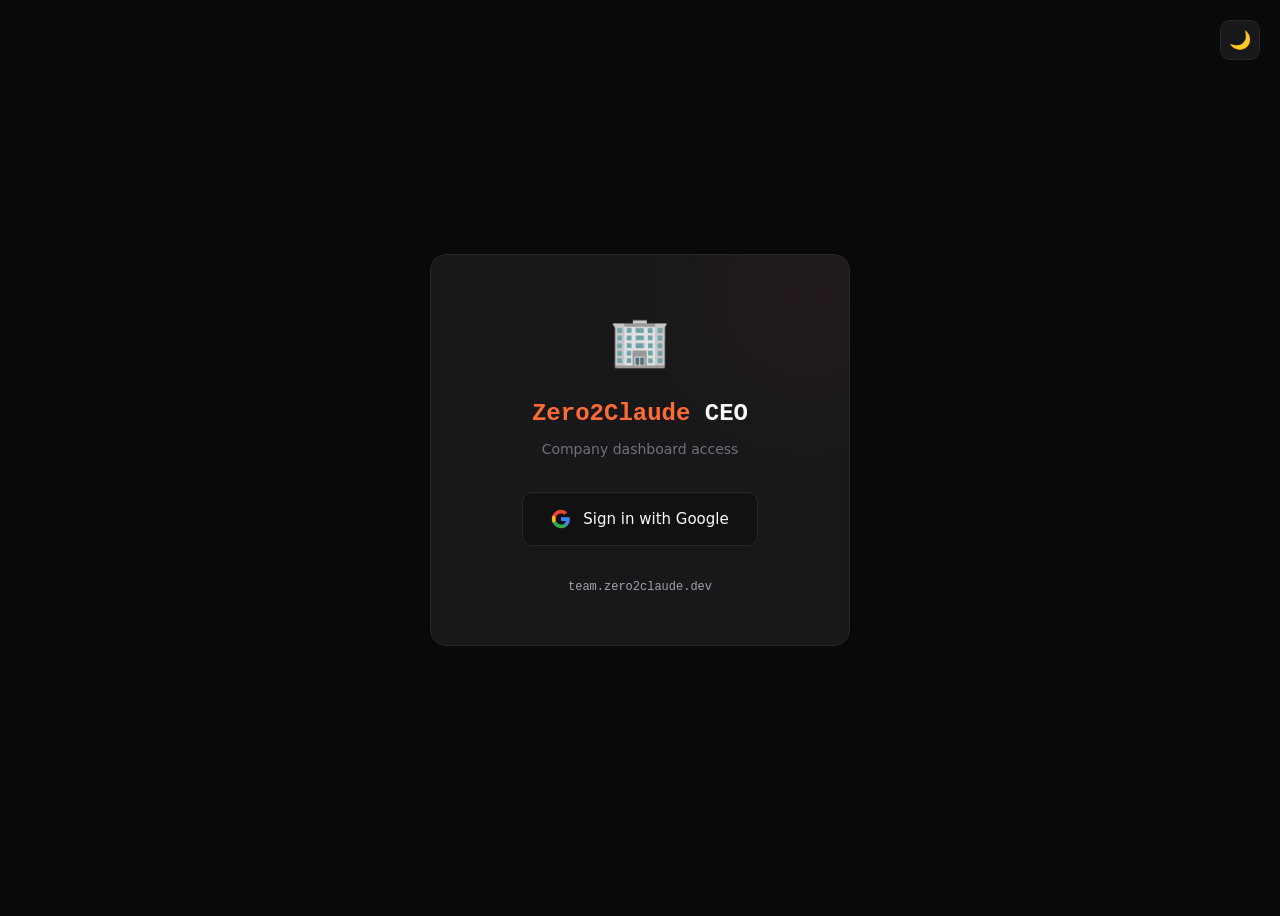
<file: admin/index.html>
<!DOCTYPE html>
<html lang="en">
<head>
<meta charset="UTF-8">
<meta name="viewport" content="width=device-width, initial-scale=1.0">
<link rel="icon" type="image/svg+xml" href="/shared/favicon.svg">
<title>CEO Dashboard — Zero2Claude</title>
<link rel="stylesheet" href="../shared/style.css">
<style>
  /* ── Dashboard Layout ── */
  .dash-header {
    display: flex;
    align-items: center;
    gap: 16px;
    margin-bottom: 32px;
    flex-wrap: wrap;
  }
  .dash-title {
    font-family: 'JetBrains Mono', monospace;
    font-size: clamp(20px, 3vw, 28px);
    font-weight: 700;
    flex: 1;
  }
  .dash-title span { color: var(--orange); }
  .dash-user {
    display: flex;
    align-items: center;
    gap: 10px;
    font-size: 13px;
    color: var(--text-muted);
  }
  .dash-user img {
    width: 32px;
    height: 32px;
    border-radius: 50%;
    border: 2px solid var(--border);
  }
  .dash-actions {
    display: flex;
    gap: 8px;
  }
  .btn-sm {
    font-family: 'JetBrains Mono', monospace;
    font-size: 12px;
    padding: 6px 14px;
    border-radius: 8px;
    border: 1px solid var(--border);
    background: var(--card);
    color: var(--text-dim);
    cursor: pointer;
    transition: border-color 0.2s, color 0.2s;
  }
  .btn-sm:hover { border-color: var(--border-light); color: var(--text); }

  /* ── KPI Summary Cards ── */
  .kpi-grid {
    display: grid;
    grid-template-columns: repeat(auto-fill, minmax(160px, 1fr));
    gap: 12px;
    margin-bottom: 24px;
  }
  .kpi-card {
    background: var(--card);
    border: 1px solid var(--border);
    border-radius: 12px;
    padding: 20px;
    text-align: center;
  }
  .kpi-value {
    font-family: 'JetBrains Mono', monospace;
    font-size: 28px;
    font-weight: 700;
    color: var(--orange);
  }
  .kpi-label {
    font-size: 11px;
    color: var(--text-dim);
    margin-top: 4px;
    text-transform: uppercase;
    letter-spacing: 0.5px;
  }
  .kpi-trend {
    font-family: 'JetBrains Mono', monospace;
    font-size: 12px;
    margin-top: 6px;
  }
  .trend-up { color: var(--green); }
  .trend-down { color: var(--red); }
  .trend-flat { color: var(--text-dim); }

  /* ── Panel Grid ── */
  .panel-grid {
    display: grid;
    grid-template-columns: 1fr 1fr;
    gap: 16px;
    margin-bottom: 24px;
  }
  .panel {
    background: var(--card);
    border: 1px solid var(--border);
    border-radius: 12px;
    padding: 24px;
    overflow: hidden;
  }
  .panel-full { grid-column: 1 / -1; }
  .panel-title {
    font-family: 'JetBrains Mono', monospace;
    font-size: 13px;
    color: var(--text-dim);
    text-transform: uppercase;
    letter-spacing: 1px;
    margin-bottom: 16px;
    display: flex;
    align-items: center;
    gap: 8px;
  }
  .panel-count {
    background: var(--orange-glow);
    color: var(--orange);
    font-size: 11px;
    padding: 2px 8px;
    border-radius: 100px;
  }

  /* ── Tables ── */
  .data-table {
    width: 100%;
    border-collapse: collapse;
    font-size: 13px;
  }
  .data-table th {
    text-align: left;
    font-family: 'JetBrains Mono', monospace;
    font-size: 11px;
    color: var(--text-dim);
    text-transform: uppercase;
    letter-spacing: 0.5px;
    padding: 8px 12px;
    border-bottom: 1px solid var(--border);
  }
  .data-table td {
    padding: 10px 12px;
    border-bottom: 1px solid var(--border);
    color: var(--text-muted);
    vertical-align: top;
  }
  .data-table tr:last-child td { border-bottom: none; }
  .data-table tr:hover td { background: var(--surface); }

  /* ── Priority / Severity Badges ── */
  .badge {
    font-family: 'JetBrains Mono', monospace;
    font-size: 10px;
    padding: 2px 8px;
    border-radius: 100px;
    text-transform: uppercase;
    letter-spacing: 0.5px;
    white-space: nowrap;
  }
  .badge-high, .badge-critical { background: rgba(248,113,113,0.15); color: var(--red); border: 1px solid rgba(248,113,113,0.3); }
  .badge-medium { background: rgba(251,191,36,0.15); color: var(--yellow); border: 1px solid rgba(251,191,36,0.3); }
  .badge-low { background: rgba(106,191,105,0.15); color: var(--green); border: 1px solid rgba(106,191,105,0.3); }

  /* ── Service Status ── */
  .svc-grid {
    display: grid;
    grid-template-columns: repeat(auto-fill, minmax(200px, 1fr));
    gap: 10px;
  }
  .svc-card {
    padding: 14px;
    border-radius: 10px;
    border: 1px solid var(--border);
    background: var(--surface);
  }
  .svc-name {
    font-family: 'JetBrains Mono', monospace;
    font-size: 12px;
    font-weight: 600;
    margin-bottom: 4px;
    display: flex;
    align-items: center;
    gap: 6px;
  }
  .svc-dot {
    width: 8px;
    height: 8px;
    border-radius: 50%;
    flex-shrink: 0;
  }
  .svc-dot-green { background: var(--green); }
  .svc-dot-red { background: var(--red); }
  .svc-dot-yellow { background: var(--yellow); }
  .svc-meta {
    font-size: 11px;
    color: var(--text-dim);
  }

  /* ── Label badges for GitHub ── */
  .gh-label {
    font-size: 10px;
    padding: 1px 6px;
    border-radius: 100px;
    font-family: 'JetBrains Mono', monospace;
  }
  .gh-link {
    color: var(--blue);
    text-decoration: none;
  }
  .gh-link:hover { text-decoration: underline; }

  /* ── Loading / Empty ── */
  .loading {
    color: var(--text-dim);
    font-size: 13px;
    font-style: italic;
    padding: 20px 0;
  }
  .empty {
    color: var(--text-dim);
    font-size: 13px;
    padding: 16px 0;
  }
  .empty-check { color: var(--green); }

  /* ── Refresh indicator ── */
  .refresh-bar {
    font-family: 'JetBrains Mono', monospace;
    font-size: 11px;
    color: var(--text-dim);
    text-align: right;
    margin-bottom: 8px;
  }

  /* ── Overdue ── */
  .overdue { color: var(--red); }

  /* ── Theme Toggle ── */
  .theme-toggle {
    position: fixed;
    top: 20px;
    right: 20px;
    width: 40px;
    height: 40px;
    border-radius: 10px;
    border: 1px solid var(--border);
    background: var(--card);
    color: var(--text-muted);
    font-size: 18px;
    cursor: pointer;
    display: flex;
    align-items: center;
    justify-content: center;
    transition: border-color 0.2s, background 0.2s;
    z-index: 100;
  }
  .theme-toggle:hover {
    border-color: var(--border-light);
    background: var(--card-hover);
  }

  /* ── Responsive ── */
  @media (max-width: 768px) {
    .panel-grid { grid-template-columns: 1fr; }
    .kpi-grid { grid-template-columns: repeat(2, 1fr); }
    .svc-grid { grid-template-columns: 1fr; }
    .data-table { font-size: 12px; }
    .data-table th, .data-table td { padding: 8px 6px; }
    .theme-toggle { top: 12px; right: 12px; width: 36px; height: 36px; font-size: 16px; }
  }
</style>
</head>
<body>
<button class="theme-toggle" id="themeToggle" title="Toggle light/dark mode"></button>
<div class="container">
  <!-- Header -->
  <div class="dash-header">
    <div class="dash-title"><span>CEO</span> Dashboard</div>
    <div class="dash-user" id="userInfo"></div>
    <div class="dash-actions">
      <button class="btn-sm" onclick="refreshAll()">Refresh</button>
      <button class="btn-sm" onclick="logout()">Logout</button>
      <a href="../" class="btn-sm" style="text-decoration:none">Team Site</a>
    </div>
  </div>

  <div class="refresh-bar" id="refreshBar"></div>

  <!-- KPI Summary Cards -->
  <div class="kpi-grid" id="kpiCards">
    <div class="kpi-card"><div class="loading">Loading KPIs...</div></div>
  </div>

  <!-- Panels Grid -->
  <div class="panel-grid">
    <!-- KPI Trend -->
    <div class="panel">
      <div class="panel-title">KPI Trend (14d)</div>
      <div id="kpiTrend" style="overflow-x:auto"><div class="loading">Loading...</div></div>
    </div>

    <!-- Render Services -->
    <div class="panel">
      <div class="panel-title">Render Services</div>
      <div id="renderServices"><div class="loading">Loading...</div></div>
    </div>

    <!-- Open Tasks -->
    <div class="panel">
      <div class="panel-title">Open Tasks <span class="panel-count" id="taskCount">0</span></div>
      <div id="tasksPanel"><div class="loading">Loading...</div></div>
    </div>

    <!-- Open Incidents -->
    <div class="panel">
      <div class="panel-title">Open Incidents <span class="panel-count" id="incidentCount">0</span></div>
      <div id="incidentsPanel"><div class="loading">Loading...</div></div>
    </div>

    <!-- Open Pull Requests -->
    <div class="panel">
      <div class="panel-title">Open PRs <span class="panel-count" id="prCount">0</span></div>
      <div id="prsPanel"><div class="loading">Loading...</div></div>
    </div>

    <!-- GitHub Issues -->
    <div class="panel">
      <div class="panel-title">GitHub Issues <span class="panel-count" id="issueCount">0</span></div>
      <div style="margin-bottom:10px">
        <select id="issueLabelFilter" onchange="applyIssueFilter()" style="font-family:'JetBrains Mono',monospace;font-size:11px;padding:4px 8px;border-radius:6px;border:1px solid var(--border);background:var(--surface);color:var(--text-muted);cursor:pointer">
          <option value="">All labels</option>
        </select>
      </div>
      <div id="githubPanel"><div class="loading">Loading...</div></div>
    </div>

    <!-- Agent Log -->
    <div class="panel">
      <div class="panel-title">Recent Agent Activity</div>
      <div id="agentLogPanel"><div class="loading">Loading...</div></div>
    </div>
  </div>

  <div class="footer">zero2claude.dev / ceo dashboard</div>
</div>

<script>
// Theme toggle (shared localStorage key with main site)
const toggle = document.getElementById('themeToggle');
const savedTheme = localStorage.getItem('theme');
if (savedTheme === 'light') {
  document.documentElement.setAttribute('data-theme', 'light');
  toggle.textContent = '\u2600\uFE0F';
} else {
  toggle.textContent = '\uD83C\uDF19';
}
toggle.addEventListener('click', () => {
  const isLight = document.documentElement.getAttribute('data-theme') === 'light';
  if (isLight) {
    document.documentElement.removeAttribute('data-theme');
    toggle.textContent = '\uD83C\uDF19';
    localStorage.setItem('theme', 'dark');
  } else {
    document.documentElement.setAttribute('data-theme', 'light');
    toggle.textContent = '\u2600\uFE0F';
    localStorage.setItem('theme', 'light');
  }
});

const API = 'https://zero2claude-company-api.onrender.com';
const F = (path) => fetch(API + path, { credentials: 'include' }).then(r => {
  if (r.status === 401) { window.location.href = 'login.html'; throw new Error('auth'); }
  if (!r.ok) throw new Error(r.statusText);
  return r.json();
});

// ── Auth Check ──
F('/api/me').then(user => {
  document.getElementById('userInfo').innerHTML = user.picture
    ? `<img src="${user.picture}" alt="">${user.name || user.email}`
    : user.email;
}).catch(() => window.location.href = 'login.html');

function logout() {
  fetch(API + '/auth/logout', { method: 'POST', credentials: 'include' })
    .finally(() => window.location.href = 'login.html');
}

// ── Helpers ──
function badge(level) {
  const l = (level || '').toLowerCase();
  const cls = (l === 'high' || l === 'critical') ? 'badge-high' : l === 'medium' ? 'badge-medium' : 'badge-low';
  return `<span class="badge ${cls}">${level || '?'}</span>`;
}

function timeAgo(dateStr) {
  if (!dateStr) return '';
  const d = new Date(dateStr);
  const now = new Date();
  const diffMs = now - d;
  const mins = Math.floor(diffMs / 60000);
  if (mins < 60) return mins + 'm ago';
  const hrs = Math.floor(mins / 60);
  if (hrs < 24) return hrs + 'h ago';
  const days = Math.floor(hrs / 24);
  return days + 'd ago';
}

function trendArrow(curr, prev) {
  const c = parseFloat(curr), p = parseFloat(prev);
  if (isNaN(c) || isNaN(p)) return '<span class="trend-flat">--</span>';
  if (c > p) return '<span class="trend-up">&#9650; ' + c + '</span>';
  if (c < p) return '<span class="trend-down">&#9660; ' + c + '</span>';
  return '<span class="trend-flat">&#9644; ' + c + '</span>';
}

function isOverdue(due) {
  if (!due) return false;
  return new Date(due) < new Date();
}

function esc(s) {
  const d = document.createElement('div');
  d.textContent = s || '';
  return d.innerHTML;
}

// ── Render Functions ──
function renderKpiCards(data) {
  const el = document.getElementById('kpiCards');
  if (!data.rows || data.rows.length === 0) {
    el.innerHTML = '<div class="kpi-card"><div class="empty">No KPI data yet</div></div>';
    return;
  }
  const latest = data.rows[data.rows.length - 1];
  const prev = data.rows.length > 1 ? data.rows[data.rows.length - 2] : null;

  const metrics = [
    { key: 'activeStudents', label: 'Active Students', icon: '' },
    { key: 'lessonsCompleted', label: 'Lessons (24h)', icon: '' },
    { key: 'newSignups', label: 'Signups (24h)', icon: '' },
    { key: 'errors', label: 'Errors (24h)', icon: '' },
    { key: 'forumPosts', label: 'Forum Posts', icon: '' },
    { key: 'deploys', label: 'Deploys', icon: '' },
    { key: 'apiP95', label: 'API p95', icon: '' },
  ];

  el.innerHTML = metrics.map(m => {
    const val = latest[m.key] || '--';
    const trend = prev ? trendArrow(latest[m.key], prev[m.key]) : '';
    return `<div class="kpi-card">
      <div class="kpi-value">${esc(String(val))}</div>
      <div class="kpi-label">${m.label}</div>
      ${trend ? '<div class="kpi-trend">' + trend + '</div>' : ''}
    </div>`;
  }).join('');
}

function renderKpiTrend(data) {
  const el = document.getElementById('kpiTrend');
  if (!data.rows || data.rows.length === 0) {
    el.innerHTML = '<div class="empty">No trend data</div>';
    return;
  }
  const cols = ['date','activeStudents','lessonsCompleted','newSignups','errors','deploys'];
  const labels = ['Date','Students','Lessons','Signups','Errors','Deploys'];
  el.innerHTML = `<table class="data-table">
    <thead><tr>${labels.map(l => '<th>' + l + '</th>').join('')}</tr></thead>
    <tbody>${data.rows.slice().reverse().map(r =>
      '<tr>' + cols.map(c => '<td>' + esc(r[c] || '--') + '</td>').join('') + '</tr>'
    ).join('')}</tbody>
  </table>`;
}

function renderServices(services) {
  const el = document.getElementById('renderServices');
  if (!services || services.length === 0) {
    el.innerHTML = '<div class="empty">No services found</div>';
    return;
  }
  el.innerHTML = '<div class="svc-grid">' + services.map(s => {
    const dotCls = s.status === 'error' ? 'svc-dot-red' : s.status === 'suspended' ? 'svc-dot-yellow' : 'svc-dot-green';
    const deploy = s.lastDeploy
      ? `${s.lastDeploy.status} &middot; ${timeAgo(s.lastDeploy.finishedAt)}`
      : 'No deploys';
    return `<div class="svc-card">
      <div class="svc-name"><span class="svc-dot ${dotCls}"></span>${esc(s.label)}</div>
      <div class="svc-meta">${s.plan} &middot; ${deploy}</div>
    </div>`;
  }).join('') + '</div>';
}

function renderTasks(tasks) {
  const el = document.getElementById('tasksPanel');
  const countEl = document.getElementById('taskCount');
  const open = tasks.filter(t => t.status.toLowerCase() !== 'done');
  countEl.textContent = open.length;
  if (open.length === 0) {
    el.innerHTML = '<div class="empty"><span class="empty-check">&#10003;</span> All tasks complete</div>';
    return;
  }
  el.innerHTML = `<table class="data-table">
    <thead><tr><th>Pri</th><th>Task</th><th>Owner</th><th>Due</th></tr></thead>
    <tbody>${open.map(t => {
      const dueClass = isOverdue(t.due) && t.status.toLowerCase() !== 'done' ? ' class="overdue"' : '';
      return `<tr>
        <td>${badge(t.priority)}</td>
        <td>${esc(t.task)}</td>
        <td style="font-family:'JetBrains Mono',monospace;font-size:11px">${esc(t.owner)}</td>
        <td${dueClass}>${esc(t.due || '--')}</td>
      </tr>`;
    }).join('')}</tbody>
  </table>`;
}

function renderIncidents(incidents) {
  const el = document.getElementById('incidentsPanel');
  const countEl = document.getElementById('incidentCount');
  const open = incidents.filter(i => i.status.toLowerCase() !== 'resolved');
  countEl.textContent = open.length;
  if (open.length === 0) {
    el.innerHTML = '<div class="empty"><span class="empty-check">&#10003;</span> All clear</div>';
    return;
  }
  el.innerHTML = `<table class="data-table">
    <thead><tr><th>Sev</th><th>Description</th><th>Date</th><th>Issue</th></tr></thead>
    <tbody>${open.map(i => `<tr>
      <td>${badge(i.severity)}</td>
      <td>${esc(i.description)}</td>
      <td>${esc(i.date)}</td>
      <td>${i.issue ? esc(i.issue) : '--'}</td>
    </tr>`).join('')}</tbody>
  </table>`;
}

function renderPrs(prs) {
  const el = document.getElementById('prsPanel');
  const countEl = document.getElementById('prCount');
  countEl.textContent = prs.length;
  if (prs.length === 0) {
    el.innerHTML = '<div class="empty"><span class="empty-check">&#10003;</span> No open PRs</div>';
    return;
  }
  el.innerHTML = `<table class="data-table">
    <thead><tr><th>#</th><th>Title</th><th>Branch</th><th>Labels</th><th>Age</th></tr></thead>
    <tbody>${prs.map(p => `<tr>
      <td><a href="${esc(p.url)}" target="_blank" class="gh-link">#${p.number}</a></td>
      <td>${esc(p.title)}${p.draft ? ' <span class="badge badge-low">draft</span>' : ''}</td>
      <td style="font-family:'JetBrains Mono',monospace;font-size:11px">${esc(p.branch)}</td>
      <td>${p.labels.map(l => `<span class="gh-label" style="background:#${l.color}22;color:#${l.color};border:1px solid #${l.color}44">${esc(l.name)}</span>`).join(' ')}</td>
      <td>${timeAgo(p.createdAt)}</td>
    </tr>`).join('')}</tbody>
  </table>`;
}

let allIssues = [];

function renderGithub(issues) {
  allIssues = issues;
  populateLabelFilter(issues);
  applyIssueFilter();
}

function populateLabelFilter(issues) {
  const select = document.getElementById('issueLabelFilter');
  const current = select.value;
  const labels = new Map();
  issues.forEach(i => i.labels.forEach(l => labels.set(l.name, l.color)));
  const sorted = [...labels.keys()].sort();
  select.innerHTML = '<option value="">All labels</option>' +
    sorted.map(name => `<option value="${esc(name)}">${esc(name)}</option>`).join('');
  select.value = sorted.includes(current) ? current : '';
}

function applyIssueFilter() {
  const filter = document.getElementById('issueLabelFilter').value;
  const filtered = filter
    ? allIssues.filter(i => i.labels.some(l => l.name === filter))
    : allIssues;
  const el = document.getElementById('githubPanel');
  const countEl = document.getElementById('issueCount');
  countEl.textContent = filtered.length;
  if (filtered.length === 0) {
    el.innerHTML = '<div class="empty"><span class="empty-check">&#10003;</span> No open issues</div>';
    return;
  }
  el.innerHTML = `<table class="data-table">
    <thead><tr><th>#</th><th>Title</th><th>Labels</th><th>Age</th></tr></thead>
    <tbody>${filtered.map(i => `<tr>
      <td><a href="${esc(i.url)}" target="_blank" class="gh-link">#${i.number}</a></td>
      <td>${esc(i.title)}</td>
      <td>${i.labels.map(l => `<span class="gh-label" style="background:#${l.color}22;color:#${l.color};border:1px solid #${l.color}44">${esc(l.name)}</span>`).join(' ')}</td>
      <td>${timeAgo(i.createdAt)}</td>
    </tr>`).join('')}</tbody>
  </table>`;
}

function renderAgentLog(logs) {
  const el = document.getElementById('agentLogPanel');
  if (!logs || logs.length === 0) {
    el.innerHTML = '<div class="empty">No agent activity yet</div>';
    return;
  }
  el.innerHTML = `<table class="data-table">
    <thead><tr><th>Time</th><th>Agent</th><th>Action</th><th>Result</th></tr></thead>
    <tbody>${logs.map(l => `<tr>
      <td style="white-space:nowrap">${esc(l.timestamp)}</td>
      <td style="font-family:'JetBrains Mono',monospace;font-size:11px">${esc(l.agent)}</td>
      <td>${esc(l.action)}</td>
      <td>${esc(l.result)}</td>
    </tr>`).join('')}</tbody>
  </table>`;
}

// ── Data Fetching ──
async function refreshAll() {
  const bar = document.getElementById('refreshBar');
  bar.textContent = 'Refreshing...';

  const results = await Promise.allSettled([
    F('/api/kpis?days=14'),
    F('/api/tasks'),
    F('/api/incidents'),
    F('/api/github/issues'),
    F('/api/github/prs'),
    F('/api/render/services'),
    F('/api/agent-log?limit=20'),
  ]);

  const [kpis, tasks, incidents, github, githubPrs, render, agentLog] = results;

  if (kpis.status === 'fulfilled') {
    renderKpiCards(kpis.value);
    renderKpiTrend(kpis.value);
  }
  if (tasks.status === 'fulfilled') renderTasks(tasks.value);
  if (incidents.status === 'fulfilled') renderIncidents(incidents.value);
  if (githubPrs.status === 'fulfilled') renderPrs(githubPrs.value);
  if (github.status === 'fulfilled') renderGithub(github.value);
  if (render.status === 'fulfilled') renderServices(render.value);
  if (agentLog.status === 'fulfilled') renderAgentLog(agentLog.value);

  bar.textContent = 'Last updated: ' + new Date().toLocaleTimeString();
}

// Initial load + auto-refresh every 5 minutes
refreshAll();
setInterval(refreshAll, 5 * 60 * 1000);
</script>
</body>
</html>
</file>
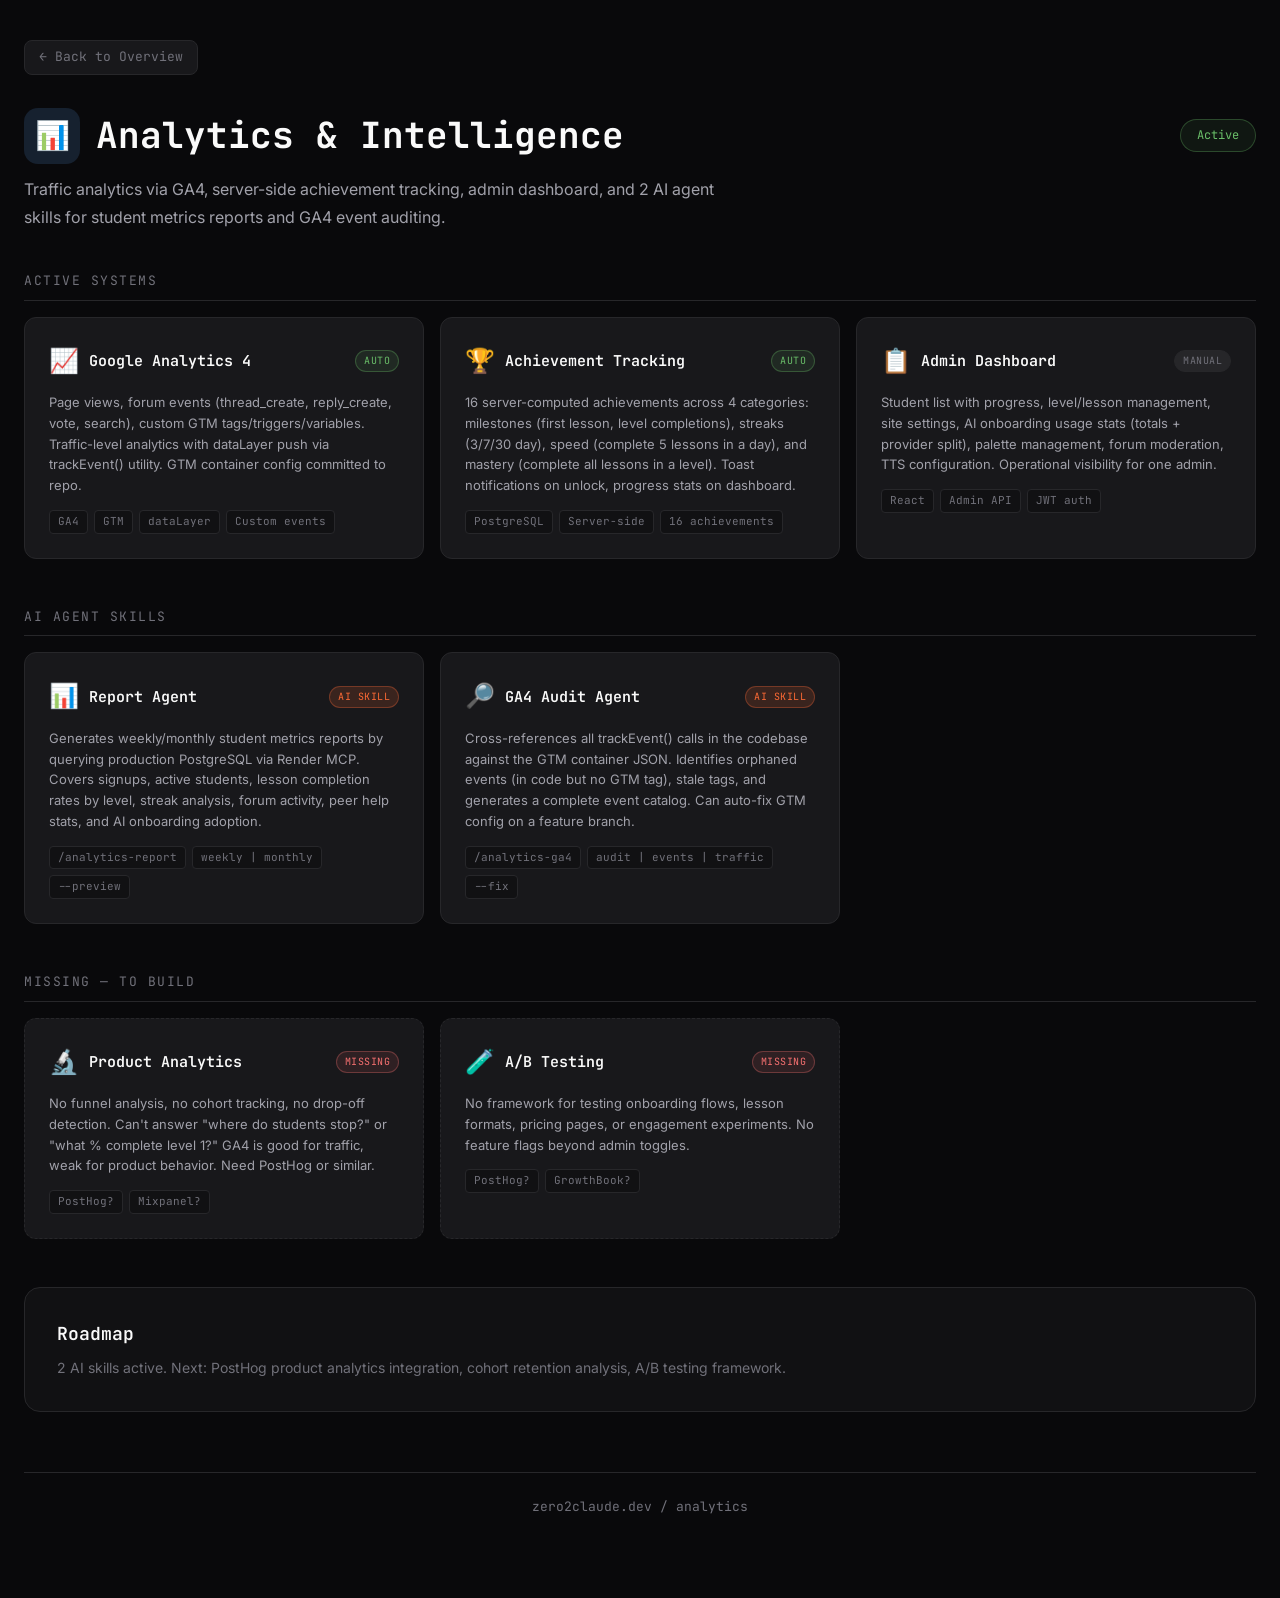
<file: analytics/index.html>
<!DOCTYPE html>
<html lang="en">
<head>
<meta charset="UTF-8">
<meta name="viewport" content="width=device-width, initial-scale=1.0">
<link rel="icon" type="image/svg+xml" href="/shared/favicon.svg">
<title>Analytics & Intelligence — Zero2Claude</title>
<link rel="stylesheet" href="../shared/style.css">
</head>
<body>
<div class="container">

  <a href="../" class="back-link">← Back to Overview</a>

  <div class="dept-header">
    <div class="dept-icon" style="background: rgba(96, 165, 250, 0.15);">📊</div>
    <div class="dept-title">Analytics & Intelligence</div>
    <span class="dept-status status-active">Active</span>
  </div>
  <p class="dept-desc">Traffic analytics via GA4, server-side achievement tracking, admin dashboard, and 2 AI agent skills for student metrics reports and GA4 event auditing.</p>

  <div class="section-label">Active Systems</div>
  <div class="cards">
    <div class="card">
      <div class="card-header">
        <span class="card-emoji">📈</span>
        <span class="card-name">Google Analytics 4</span>
        <span class="card-badge badge-auto">Auto</span>
      </div>
      <div class="card-desc">Page views, forum events (thread_create, reply_create, vote, search), custom GTM tags/triggers/variables. Traffic-level analytics with dataLayer push via trackEvent() utility. GTM container config committed to repo.</div>
      <div class="card-stack">
        <span class="chip">GA4</span>
        <span class="chip">GTM</span>
        <span class="chip">dataLayer</span>
        <span class="chip">Custom events</span>
      </div>
    </div>
    <div class="card">
      <div class="card-header">
        <span class="card-emoji">🏆</span>
        <span class="card-name">Achievement Tracking</span>
        <span class="card-badge badge-auto">Auto</span>
      </div>
      <div class="card-desc">16 server-computed achievements across 4 categories: milestones (first lesson, level completions), streaks (3/7/30 day), speed (complete 5 lessons in a day), and mastery (complete all lessons in a level). Toast notifications on unlock, progress stats on dashboard.</div>
      <div class="card-stack">
        <span class="chip">PostgreSQL</span>
        <span class="chip">Server-side</span>
        <span class="chip">16 achievements</span>
      </div>
    </div>
    <div class="card">
      <div class="card-header">
        <span class="card-emoji">📋</span>
        <span class="card-name">Admin Dashboard</span>
        <span class="card-badge badge-manual">Manual</span>
      </div>
      <div class="card-desc">Student list with progress, level/lesson management, site settings, AI onboarding usage stats (totals + provider split), palette management, forum moderation, TTS configuration. Operational visibility for one admin.</div>
      <div class="card-stack">
        <span class="chip">React</span>
        <span class="chip">Admin API</span>
        <span class="chip">JWT auth</span>
      </div>
    </div>
  </div>

  <div class="section-label">AI Agent Skills</div>
  <div class="cards">
    <div class="card">
      <div class="card-header">
        <span class="card-emoji">📊</span>
        <span class="card-name">Report Agent</span>
        <span class="card-badge badge-ai">AI Skill</span>
      </div>
      <div class="card-desc">Generates weekly/monthly student metrics reports by querying production PostgreSQL via Render MCP. Covers signups, active students, lesson completion rates by level, streak analysis, forum activity, peer help stats, and AI onboarding adoption.</div>
      <div class="card-stack">
        <span class="chip">/analytics-report</span>
        <span class="chip">weekly | monthly</span>
        <span class="chip">--preview</span>
      </div>
    </div>
    <div class="card">
      <div class="card-header">
        <span class="card-emoji">🔎</span>
        <span class="card-name">GA4 Audit Agent</span>
        <span class="card-badge badge-ai">AI Skill</span>
      </div>
      <div class="card-desc">Cross-references all trackEvent() calls in the codebase against the GTM container JSON. Identifies orphaned events (in code but no GTM tag), stale tags, and generates a complete event catalog. Can auto-fix GTM config on a feature branch.</div>
      <div class="card-stack">
        <span class="chip">/analytics-ga4</span>
        <span class="chip">audit | events | traffic</span>
        <span class="chip">--fix</span>
      </div>
    </div>
  </div>

  <div class="section-label">Missing — To Build</div>
  <div class="cards">
    <div class="card" style="border-style: dashed;">
      <div class="card-header">
        <span class="card-emoji">🔬</span>
        <span class="card-name">Product Analytics</span>
        <span class="card-badge badge-todo">Missing</span>
      </div>
      <div class="card-desc">No funnel analysis, no cohort tracking, no drop-off detection. Can't answer "where do students stop?" or "what % complete level 1?" GA4 is good for traffic, weak for product behavior. Need PostHog or similar.</div>
      <div class="card-stack">
        <span class="chip">PostHog?</span>
        <span class="chip">Mixpanel?</span>
      </div>
    </div>
    <div class="card" style="border-style: dashed;">
      <div class="card-header">
        <span class="card-emoji">🧪</span>
        <span class="card-name">A/B Testing</span>
        <span class="card-badge badge-todo">Missing</span>
      </div>
      <div class="card-desc">No framework for testing onboarding flows, lesson formats, pricing pages, or engagement experiments. No feature flags beyond admin toggles.</div>
      <div class="card-stack">
        <span class="chip">PostHog?</span>
        <span class="chip">GrowthBook?</span>
      </div>
    </div>
  </div>

  <div class="roadmap">
    <div class="roadmap-title">Roadmap</div>
    <div class="roadmap-desc">2 AI skills active. Next: PostHog product analytics integration, cohort retention analysis, A/B testing framework.</div>
  </div>

  <div class="footer">zero2claude.dev / analytics</div>
</div>
</body>
</html>
</file>
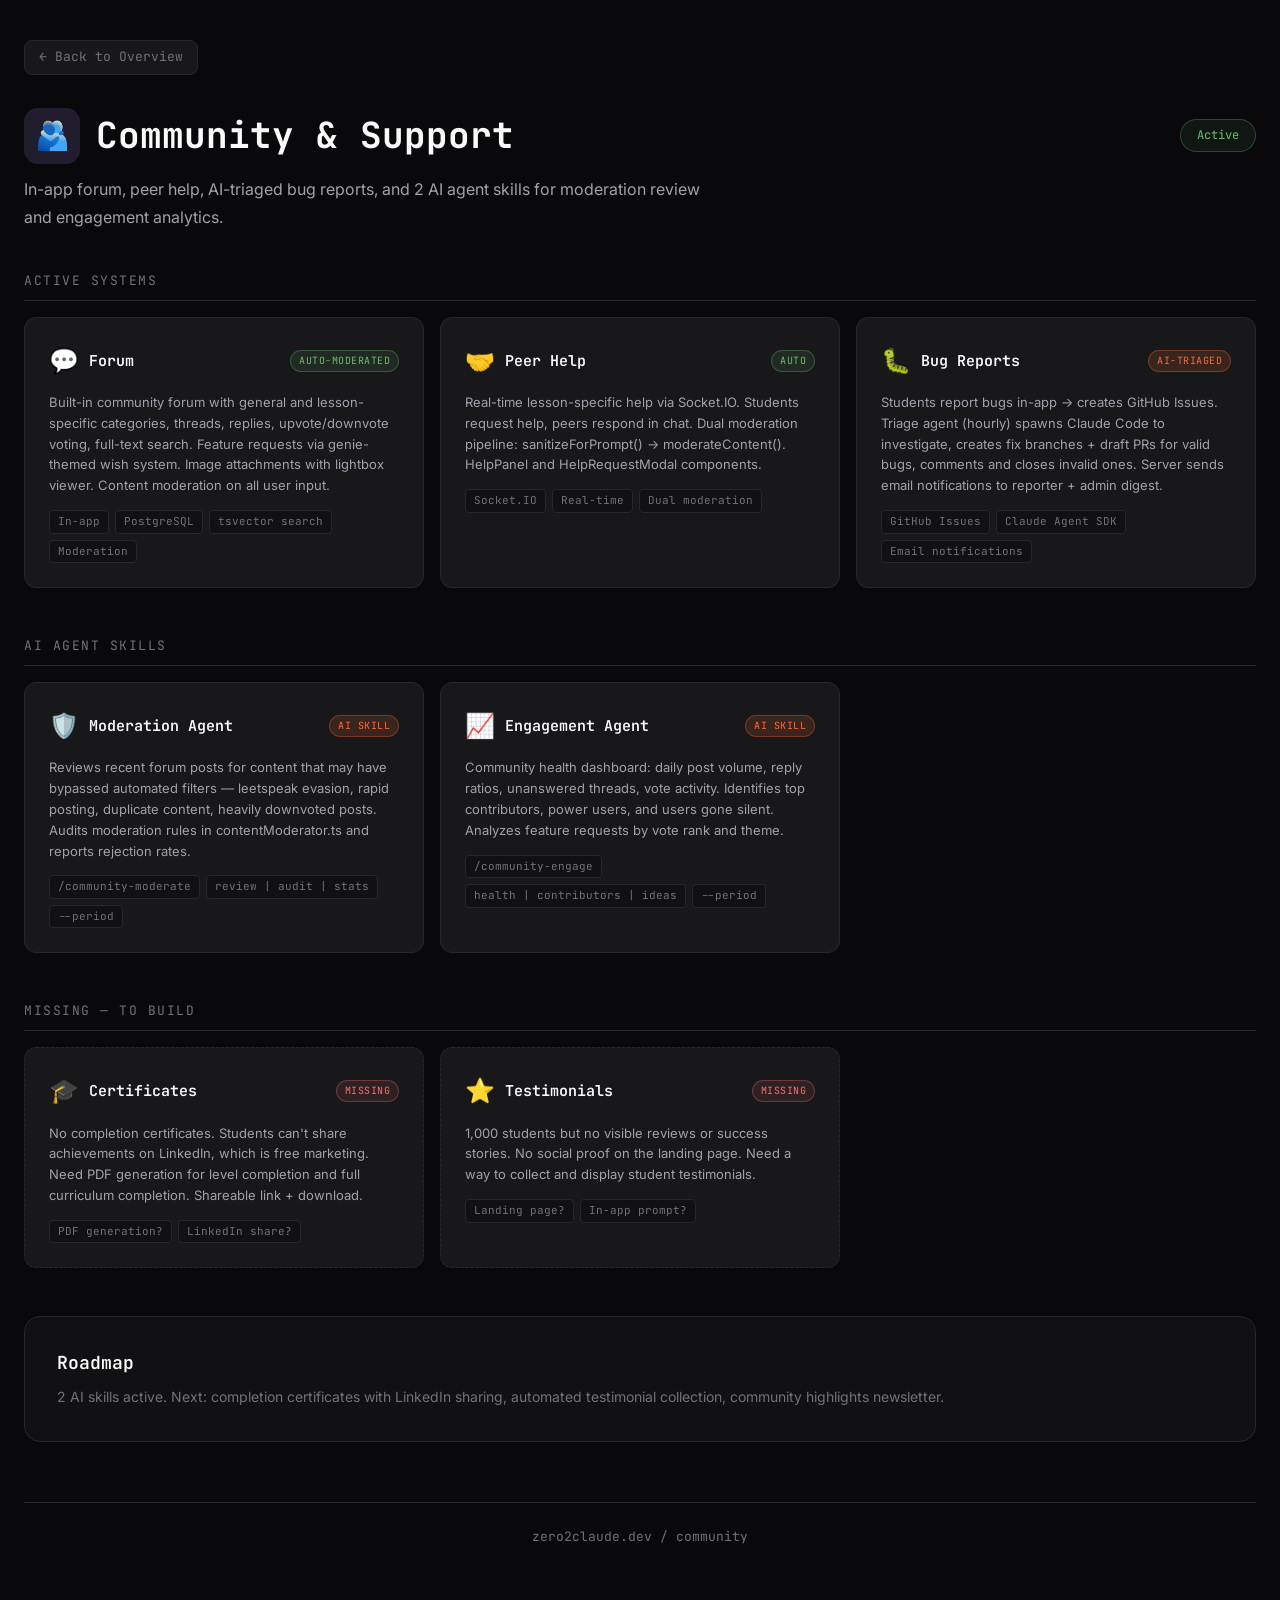
<file: community/index.html>
<!DOCTYPE html>
<html lang="en">
<head>
<meta charset="UTF-8">
<meta name="viewport" content="width=device-width, initial-scale=1.0">
<link rel="icon" type="image/svg+xml" href="/shared/favicon.svg">
<title>Community & Support — Zero2Claude</title>
<link rel="stylesheet" href="../shared/style.css">
</head>
<body>
<div class="container">

  <a href="../" class="back-link">← Back to Overview</a>

  <div class="dept-header">
    <div class="dept-icon" style="background: rgba(167, 139, 250, 0.15);">🫂</div>
    <div class="dept-title">Community & Support</div>
    <span class="dept-status status-active">Active</span>
  </div>
  <p class="dept-desc">In-app forum, peer help, AI-triaged bug reports, and 2 AI agent skills for moderation review and engagement analytics.</p>

  <div class="section-label">Active Systems</div>
  <div class="cards">
    <div class="card">
      <div class="card-header">
        <span class="card-emoji">💬</span>
        <span class="card-name">Forum</span>
        <span class="card-badge badge-auto">Auto-moderated</span>
      </div>
      <div class="card-desc">Built-in community forum with general and lesson-specific categories, threads, replies, upvote/downvote voting, full-text search. Feature requests via genie-themed wish system. Image attachments with lightbox viewer. Content moderation on all user input.</div>
      <div class="card-stack">
        <span class="chip">In-app</span>
        <span class="chip">PostgreSQL</span>
        <span class="chip">tsvector search</span>
        <span class="chip">Moderation</span>
      </div>
    </div>
    <div class="card">
      <div class="card-header">
        <span class="card-emoji">🤝</span>
        <span class="card-name">Peer Help</span>
        <span class="card-badge badge-auto">Auto</span>
      </div>
      <div class="card-desc">Real-time lesson-specific help via Socket.IO. Students request help, peers respond in chat. Dual moderation pipeline: sanitizeForPrompt() → moderateContent(). HelpPanel and HelpRequestModal components.</div>
      <div class="card-stack">
        <span class="chip">Socket.IO</span>
        <span class="chip">Real-time</span>
        <span class="chip">Dual moderation</span>
      </div>
    </div>
    <div class="card">
      <div class="card-header">
        <span class="card-emoji">🐛</span>
        <span class="card-name">Bug Reports</span>
        <span class="card-badge badge-ai">AI-triaged</span>
      </div>
      <div class="card-desc">Students report bugs in-app → creates GitHub Issues. Triage agent (hourly) spawns Claude Code to investigate, creates fix branches + draft PRs for valid bugs, comments and closes invalid ones. Server sends email notifications to reporter + admin digest.</div>
      <div class="card-stack">
        <span class="chip">GitHub Issues</span>
        <span class="chip">Claude Agent SDK</span>
        <span class="chip">Email notifications</span>
      </div>
    </div>
  </div>

  <div class="section-label">AI Agent Skills</div>
  <div class="cards">
    <div class="card">
      <div class="card-header">
        <span class="card-emoji">🛡️</span>
        <span class="card-name">Moderation Agent</span>
        <span class="card-badge badge-ai">AI Skill</span>
      </div>
      <div class="card-desc">Reviews recent forum posts for content that may have bypassed automated filters — leetspeak evasion, rapid posting, duplicate content, heavily downvoted posts. Audits moderation rules in contentModerator.ts and reports rejection rates.</div>
      <div class="card-stack">
        <span class="chip">/community-moderate</span>
        <span class="chip">review | audit | stats</span>
        <span class="chip">--period</span>
      </div>
    </div>
    <div class="card">
      <div class="card-header">
        <span class="card-emoji">📈</span>
        <span class="card-name">Engagement Agent</span>
        <span class="card-badge badge-ai">AI Skill</span>
      </div>
      <div class="card-desc">Community health dashboard: daily post volume, reply ratios, unanswered threads, vote activity. Identifies top contributors, power users, and users gone silent. Analyzes feature requests by vote rank and theme.</div>
      <div class="card-stack">
        <span class="chip">/community-engage</span>
        <span class="chip">health | contributors | ideas</span>
        <span class="chip">--period</span>
      </div>
    </div>
  </div>

  <div class="section-label">Missing — To Build</div>
  <div class="cards">
    <div class="card" style="border-style: dashed;">
      <div class="card-header">
        <span class="card-emoji">🎓</span>
        <span class="card-name">Certificates</span>
        <span class="card-badge badge-todo">Missing</span>
      </div>
      <div class="card-desc">No completion certificates. Students can't share achievements on LinkedIn, which is free marketing. Need PDF generation for level completion and full curriculum completion. Shareable link + download.</div>
      <div class="card-stack">
        <span class="chip">PDF generation?</span>
        <span class="chip">LinkedIn share?</span>
      </div>
    </div>
    <div class="card" style="border-style: dashed;">
      <div class="card-header">
        <span class="card-emoji">⭐</span>
        <span class="card-name">Testimonials</span>
        <span class="card-badge badge-todo">Missing</span>
      </div>
      <div class="card-desc">1,000 students but no visible reviews or success stories. No social proof on the landing page. Need a way to collect and display student testimonials.</div>
      <div class="card-stack">
        <span class="chip">Landing page?</span>
        <span class="chip">In-app prompt?</span>
      </div>
    </div>
  </div>

  <div class="roadmap">
    <div class="roadmap-title">Roadmap</div>
    <div class="roadmap-desc">2 AI skills active. Next: completion certificates with LinkedIn sharing, automated testimonial collection, community highlights newsletter.</div>
  </div>

  <div class="footer">zero2claude.dev / community</div>
</div>
</body>
</html>
</file>
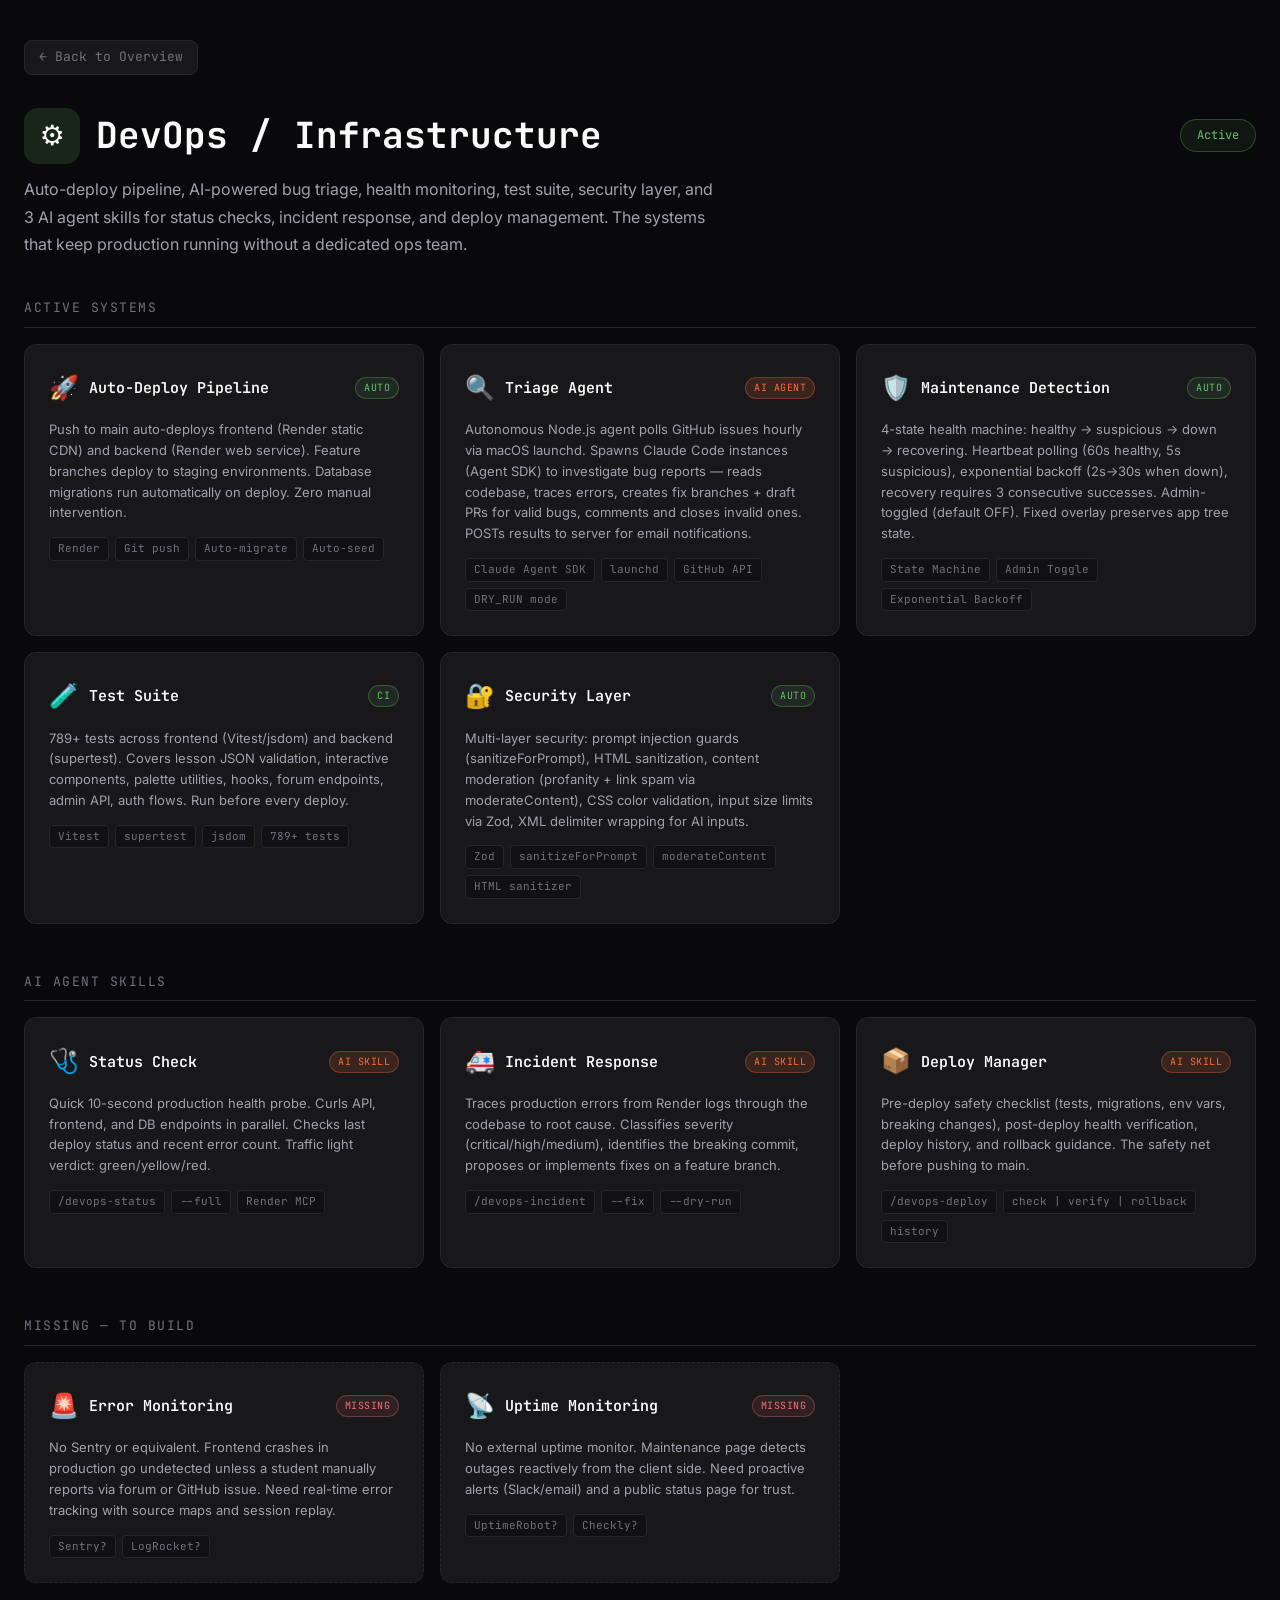
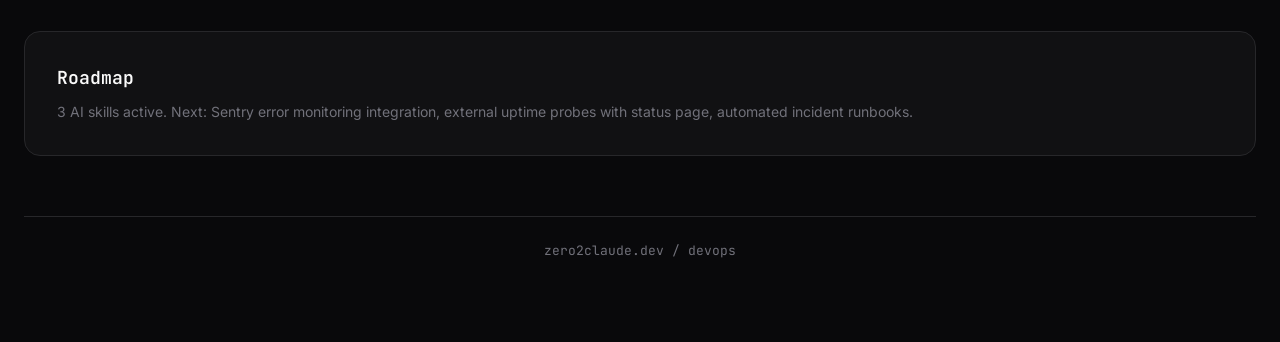
<file: devops/index.html>
<!DOCTYPE html>
<html lang="en">
<head>
<meta charset="UTF-8">
<meta name="viewport" content="width=device-width, initial-scale=1.0">
<link rel="icon" type="image/svg+xml" href="/shared/favicon.svg">
<title>DevOps / Infrastructure — Zero2Claude</title>
<link rel="stylesheet" href="../shared/style.css">
</head>
<body>
<div class="container">

  <a href="../" class="back-link">← Back to Overview</a>

  <div class="dept-header">
    <div class="dept-icon" style="background: rgba(106, 191, 105, 0.15);">⚙️</div>
    <div class="dept-title">DevOps / Infrastructure</div>
    <span class="dept-status status-active">Active</span>
  </div>
  <p class="dept-desc">Auto-deploy pipeline, AI-powered bug triage, health monitoring, test suite, security layer, and 3 AI agent skills for status checks, incident response, and deploy management. The systems that keep production running without a dedicated ops team.</p>

  <div class="section-label">Active Systems</div>
  <div class="cards">
    <div class="card">
      <div class="card-header">
        <span class="card-emoji">🚀</span>
        <span class="card-name">Auto-Deploy Pipeline</span>
        <span class="card-badge badge-auto">Auto</span>
      </div>
      <div class="card-desc">Push to main auto-deploys frontend (Render static CDN) and backend (Render web service). Feature branches deploy to staging environments. Database migrations run automatically on deploy. Zero manual intervention.</div>
      <div class="card-stack">
        <span class="chip">Render</span>
        <span class="chip">Git push</span>
        <span class="chip">Auto-migrate</span>
        <span class="chip">Auto-seed</span>
      </div>
    </div>
    <div class="card">
      <div class="card-header">
        <span class="card-emoji">🔍</span>
        <span class="card-name">Triage Agent</span>
        <span class="card-badge badge-ai">AI Agent</span>
      </div>
      <div class="card-desc">Autonomous Node.js agent polls GitHub issues hourly via macOS launchd. Spawns Claude Code instances (Agent SDK) to investigate bug reports — reads codebase, traces errors, creates fix branches + draft PRs for valid bugs, comments and closes invalid ones. POSTs results to server for email notifications.</div>
      <div class="card-stack">
        <span class="chip">Claude Agent SDK</span>
        <span class="chip">launchd</span>
        <span class="chip">GitHub API</span>
        <span class="chip">DRY_RUN mode</span>
      </div>
    </div>
    <div class="card">
      <div class="card-header">
        <span class="card-emoji">🛡️</span>
        <span class="card-name">Maintenance Detection</span>
        <span class="card-badge badge-auto">Auto</span>
      </div>
      <div class="card-desc">4-state health machine: healthy → suspicious → down → recovering. Heartbeat polling (60s healthy, 5s suspicious), exponential backoff (2s→30s when down), recovery requires 3 consecutive successes. Admin-toggled (default OFF). Fixed overlay preserves app tree state.</div>
      <div class="card-stack">
        <span class="chip">State Machine</span>
        <span class="chip">Admin Toggle</span>
        <span class="chip">Exponential Backoff</span>
      </div>
    </div>
    <div class="card">
      <div class="card-header">
        <span class="card-emoji">🧪</span>
        <span class="card-name">Test Suite</span>
        <span class="card-badge badge-auto">CI</span>
      </div>
      <div class="card-desc">789+ tests across frontend (Vitest/jsdom) and backend (supertest). Covers lesson JSON validation, interactive components, palette utilities, hooks, forum endpoints, admin API, auth flows. Run before every deploy.</div>
      <div class="card-stack">
        <span class="chip">Vitest</span>
        <span class="chip">supertest</span>
        <span class="chip">jsdom</span>
        <span class="chip">789+ tests</span>
      </div>
    </div>
    <div class="card">
      <div class="card-header">
        <span class="card-emoji">🔐</span>
        <span class="card-name">Security Layer</span>
        <span class="card-badge badge-auto">Auto</span>
      </div>
      <div class="card-desc">Multi-layer security: prompt injection guards (sanitizeForPrompt), HTML sanitization, content moderation (profanity + link spam via moderateContent), CSS color validation, input size limits via Zod, XML delimiter wrapping for AI inputs.</div>
      <div class="card-stack">
        <span class="chip">Zod</span>
        <span class="chip">sanitizeForPrompt</span>
        <span class="chip">moderateContent</span>
        <span class="chip">HTML sanitizer</span>
      </div>
    </div>
  </div>

  <div class="section-label">AI Agent Skills</div>
  <div class="cards">
    <div class="card">
      <div class="card-header">
        <span class="card-emoji">🩺</span>
        <span class="card-name">Status Check</span>
        <span class="card-badge badge-ai">AI Skill</span>
      </div>
      <div class="card-desc">Quick 10-second production health probe. Curls API, frontend, and DB endpoints in parallel. Checks last deploy status and recent error count. Traffic light verdict: green/yellow/red.</div>
      <div class="card-stack">
        <span class="chip">/devops-status</span>
        <span class="chip">--full</span>
        <span class="chip">Render MCP</span>
      </div>
    </div>
    <div class="card">
      <div class="card-header">
        <span class="card-emoji">🚑</span>
        <span class="card-name">Incident Response</span>
        <span class="card-badge badge-ai">AI Skill</span>
      </div>
      <div class="card-desc">Traces production errors from Render logs through the codebase to root cause. Classifies severity (critical/high/medium), identifies the breaking commit, proposes or implements fixes on a feature branch.</div>
      <div class="card-stack">
        <span class="chip">/devops-incident</span>
        <span class="chip">--fix</span>
        <span class="chip">--dry-run</span>
      </div>
    </div>
    <div class="card">
      <div class="card-header">
        <span class="card-emoji">📦</span>
        <span class="card-name">Deploy Manager</span>
        <span class="card-badge badge-ai">AI Skill</span>
      </div>
      <div class="card-desc">Pre-deploy safety checklist (tests, migrations, env vars, breaking changes), post-deploy health verification, deploy history, and rollback guidance. The safety net before pushing to main.</div>
      <div class="card-stack">
        <span class="chip">/devops-deploy</span>
        <span class="chip">check | verify | rollback</span>
        <span class="chip">history</span>
      </div>
    </div>
  </div>

  <div class="section-label">Missing — To Build</div>
  <div class="cards">
    <div class="card" style="border-style: dashed;">
      <div class="card-header">
        <span class="card-emoji">🚨</span>
        <span class="card-name">Error Monitoring</span>
        <span class="card-badge badge-todo">Missing</span>
      </div>
      <div class="card-desc">No Sentry or equivalent. Frontend crashes in production go undetected unless a student manually reports via forum or GitHub issue. Need real-time error tracking with source maps and session replay.</div>
      <div class="card-stack">
        <span class="chip">Sentry?</span>
        <span class="chip">LogRocket?</span>
      </div>
    </div>
    <div class="card" style="border-style: dashed;">
      <div class="card-header">
        <span class="card-emoji">📡</span>
        <span class="card-name">Uptime Monitoring</span>
        <span class="card-badge badge-todo">Missing</span>
      </div>
      <div class="card-desc">No external uptime monitor. Maintenance page detects outages reactively from the client side. Need proactive alerts (Slack/email) and a public status page for trust.</div>
      <div class="card-stack">
        <span class="chip">UptimeRobot?</span>
        <span class="chip">Checkly?</span>
      </div>
    </div>
  </div>

  <div class="roadmap">
    <div class="roadmap-title">Roadmap</div>
    <div class="roadmap-desc">3 AI skills active. Next: Sentry error monitoring integration, external uptime probes with status page, automated incident runbooks.</div>
  </div>

  <div class="footer">zero2claude.dev / devops</div>
</div>
</body>
</html>
</file>
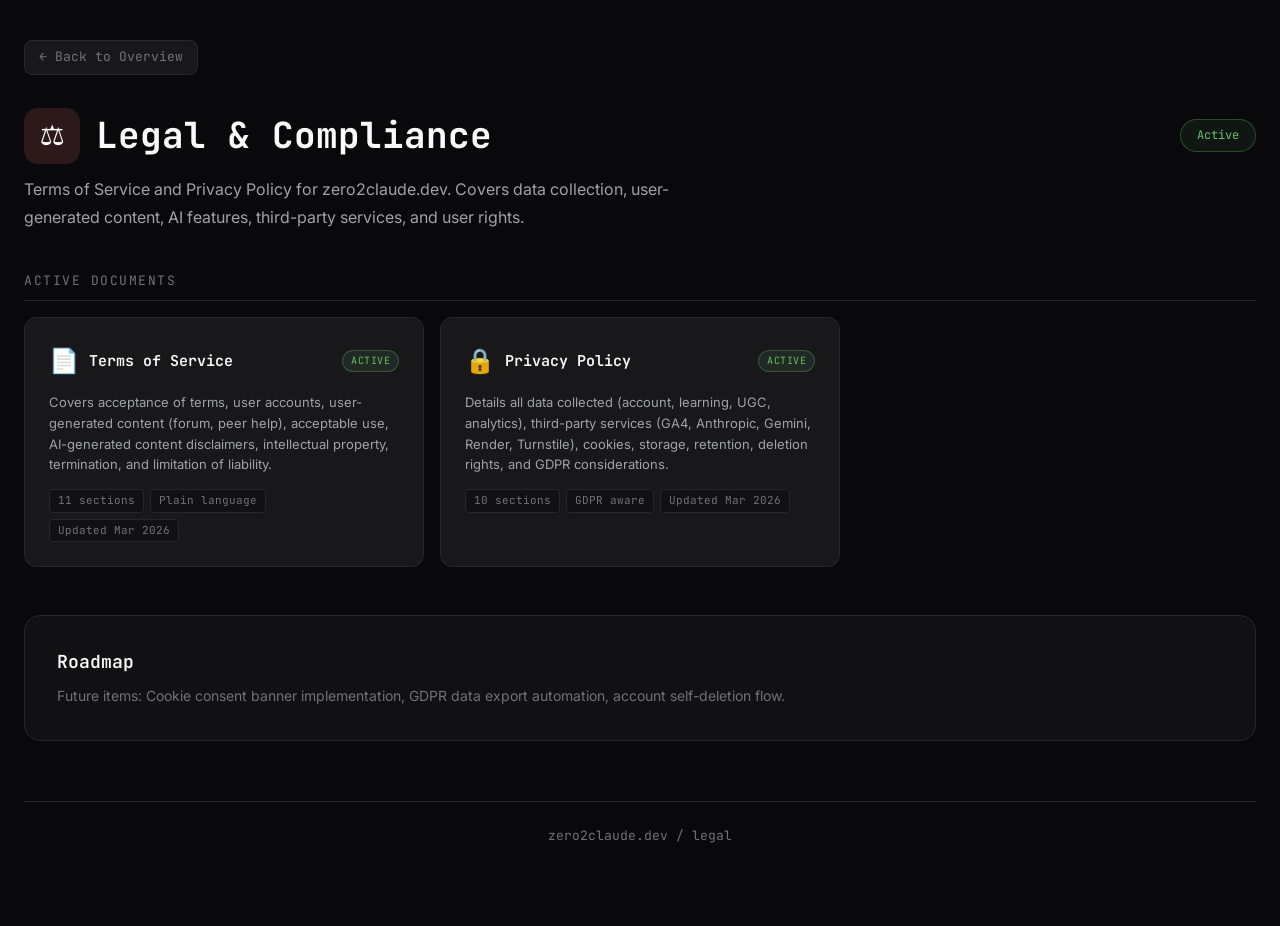
<file: legal/index.html>
<!DOCTYPE html>
<html lang="en">
<head>
<meta charset="UTF-8">
<meta name="viewport" content="width=device-width, initial-scale=1.0">
<link rel="icon" type="image/svg+xml" href="/shared/favicon.svg">
<title>Legal & Compliance — Zero2Claude</title>
<link rel="stylesheet" href="../shared/style.css">
</head>
<body>
<div class="container">

  <a href="../" class="back-link">&larr; Back to Overview</a>

  <div class="dept-header">
    <div class="dept-icon" style="background: rgba(248, 113, 113, 0.15);">⚖️</div>
    <div class="dept-title">Legal & Compliance</div>
    <span class="dept-status status-active">Active</span>
  </div>
  <p class="dept-desc">Terms of Service and Privacy Policy for zero2claude.dev. Covers data collection, user-generated content, AI features, third-party services, and user rights.</p>

  <div class="section-label">Active Documents</div>
  <div class="cards">
    <a href="tos.html" class="card" style="text-decoration: none;">
      <div class="card-header">
        <span class="card-emoji">📄</span>
        <span class="card-name">Terms of Service</span>
        <span class="card-badge badge-auto">Active</span>
      </div>
      <div class="card-desc">Covers acceptance of terms, user accounts, user-generated content (forum, peer help), acceptable use, AI-generated content disclaimers, intellectual property, termination, and limitation of liability.</div>
      <div class="card-stack">
        <span class="chip">11 sections</span>
        <span class="chip">Plain language</span>
        <span class="chip">Updated Mar 2026</span>
      </div>
    </a>
    <a href="privacy.html" class="card" style="text-decoration: none;">
      <div class="card-header">
        <span class="card-emoji">🔒</span>
        <span class="card-name">Privacy Policy</span>
        <span class="card-badge badge-auto">Active</span>
      </div>
      <div class="card-desc">Details all data collected (account, learning, UGC, analytics), third-party services (GA4, Anthropic, Gemini, Render, Turnstile), cookies, storage, retention, deletion rights, and GDPR considerations.</div>
      <div class="card-stack">
        <span class="chip">10 sections</span>
        <span class="chip">GDPR aware</span>
        <span class="chip">Updated Mar 2026</span>
      </div>
    </a>
  </div>

  <div class="roadmap">
    <div class="roadmap-title">Roadmap</div>
    <div class="roadmap-desc">Future items: Cookie consent banner implementation, GDPR data export automation, account self-deletion flow.</div>
  </div>

  <div class="footer">zero2claude.dev / legal</div>
</div>
</body>
</html>
</file>
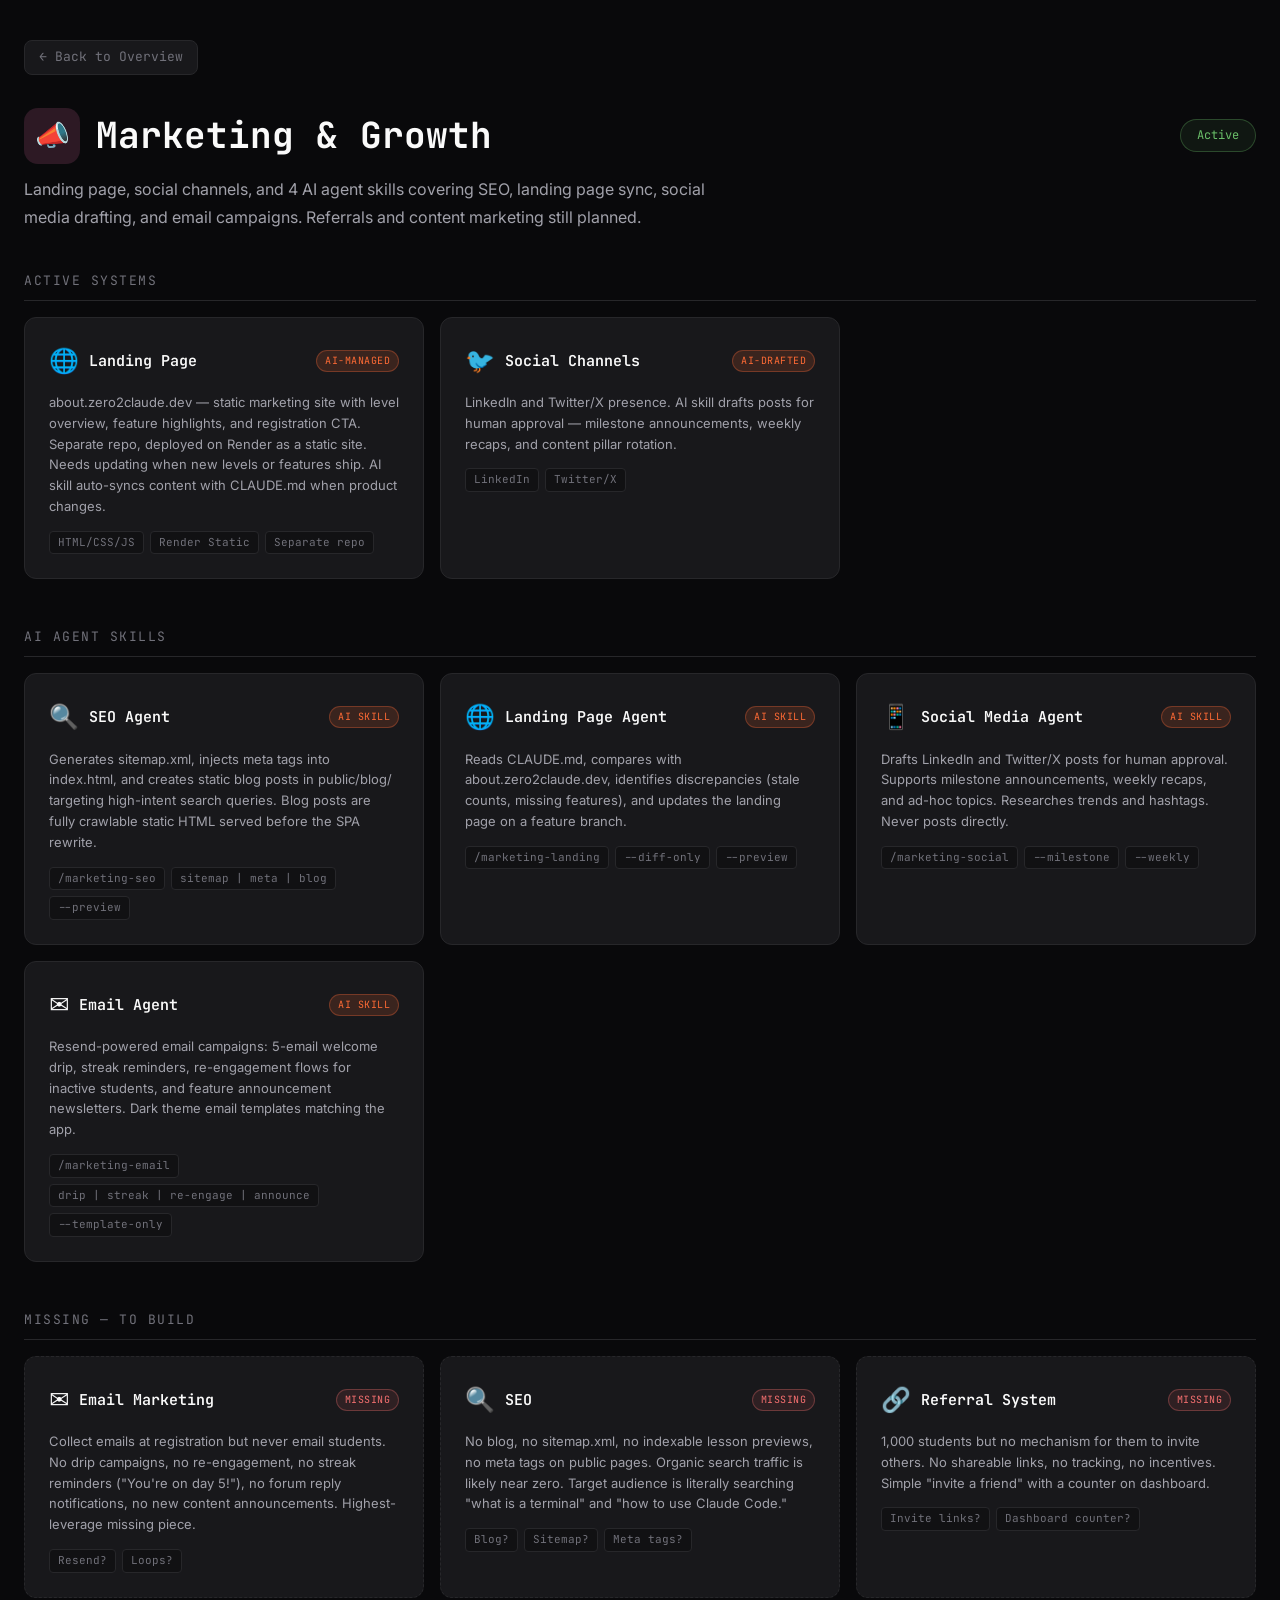
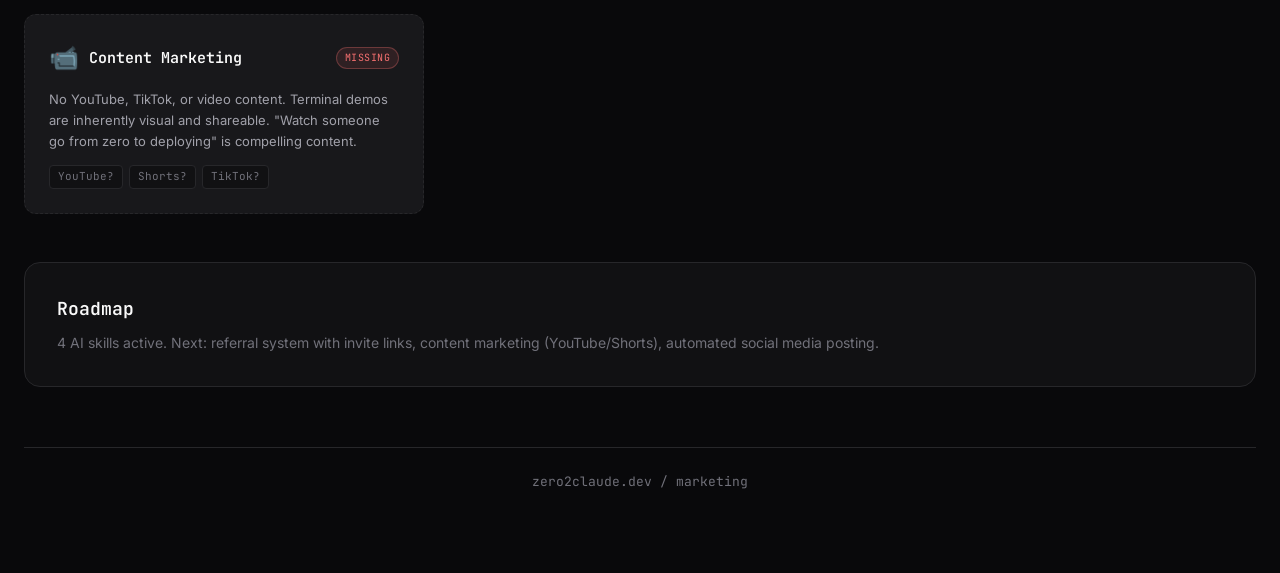
<file: marketing/index.html>
<!DOCTYPE html>
<html lang="en">
<head>
<meta charset="UTF-8">
<meta name="viewport" content="width=device-width, initial-scale=1.0">
<link rel="icon" type="image/svg+xml" href="/shared/favicon.svg">
<title>Marketing & Growth — Zero2Claude</title>
<link rel="stylesheet" href="../shared/style.css">
</head>
<body>
<div class="container">

  <a href="../" class="back-link">← Back to Overview</a>

  <div class="dept-header">
    <div class="dept-icon" style="background: rgba(244, 114, 182, 0.15);">📣</div>
    <div class="dept-title">Marketing & Growth</div>
    <span class="dept-status status-active">Active</span>
  </div>
  <p class="dept-desc">Landing page, social channels, and 4 AI agent skills covering SEO, landing page sync, social media drafting, and email campaigns. Referrals and content marketing still planned.</p>

  <div class="section-label">Active Systems</div>
  <div class="cards">
    <div class="card">
      <div class="card-header">
        <span class="card-emoji">🌐</span>
        <span class="card-name">Landing Page</span>
        <span class="card-badge badge-ai">AI-Managed</span>
      </div>
      <div class="card-desc">about.zero2claude.dev — static marketing site with level overview, feature highlights, and registration CTA. Separate repo, deployed on Render as a static site. Needs updating when new levels or features ship. AI skill auto-syncs content with CLAUDE.md when product changes.</div>
      <div class="card-stack">
        <span class="chip">HTML/CSS/JS</span>
        <span class="chip">Render Static</span>
        <span class="chip">Separate repo</span>
      </div>
    </div>
    <div class="card">
      <div class="card-header">
        <span class="card-emoji">🐦</span>
        <span class="card-name">Social Channels</span>
        <span class="card-badge badge-ai">AI-Drafted</span>
      </div>
      <div class="card-desc">LinkedIn and Twitter/X presence. AI skill drafts posts for human approval — milestone announcements, weekly recaps, and content pillar rotation.</div>
      <div class="card-stack">
        <span class="chip">LinkedIn</span>
        <span class="chip">Twitter/X</span>
      </div>
    </div>
  </div>

  <div class="section-label">AI Agent Skills</div>
  <div class="cards">
    <div class="card">
      <div class="card-header">
        <span class="card-emoji">🔍</span>
        <span class="card-name">SEO Agent</span>
        <span class="card-badge badge-ai">AI Skill</span>
      </div>
      <div class="card-desc">Generates sitemap.xml, injects meta tags into index.html, and creates static blog posts in public/blog/ targeting high-intent search queries. Blog posts are fully crawlable static HTML served before the SPA rewrite.</div>
      <div class="card-stack">
        <span class="chip">/marketing-seo</span>
        <span class="chip">sitemap | meta | blog</span>
        <span class="chip">--preview</span>
      </div>
    </div>
    <div class="card">
      <div class="card-header">
        <span class="card-emoji">🌐</span>
        <span class="card-name">Landing Page Agent</span>
        <span class="card-badge badge-ai">AI Skill</span>
      </div>
      <div class="card-desc">Reads CLAUDE.md, compares with about.zero2claude.dev, identifies discrepancies (stale counts, missing features), and updates the landing page on a feature branch.</div>
      <div class="card-stack">
        <span class="chip">/marketing-landing</span>
        <span class="chip">--diff-only</span>
        <span class="chip">--preview</span>
      </div>
    </div>
    <div class="card">
      <div class="card-header">
        <span class="card-emoji">📱</span>
        <span class="card-name">Social Media Agent</span>
        <span class="card-badge badge-ai">AI Skill</span>
      </div>
      <div class="card-desc">Drafts LinkedIn and Twitter/X posts for human approval. Supports milestone announcements, weekly recaps, and ad-hoc topics. Researches trends and hashtags. Never posts directly.</div>
      <div class="card-stack">
        <span class="chip">/marketing-social</span>
        <span class="chip">--milestone</span>
        <span class="chip">--weekly</span>
      </div>
    </div>
    <div class="card">
      <div class="card-header">
        <span class="card-emoji">✉️</span>
        <span class="card-name">Email Agent</span>
        <span class="card-badge badge-ai">AI Skill</span>
      </div>
      <div class="card-desc">Resend-powered email campaigns: 5-email welcome drip, streak reminders, re-engagement flows for inactive students, and feature announcement newsletters. Dark theme email templates matching the app.</div>
      <div class="card-stack">
        <span class="chip">/marketing-email</span>
        <span class="chip">drip | streak | re-engage | announce</span>
        <span class="chip">--template-only</span>
      </div>
    </div>
  </div>

  <div class="section-label">Missing — To Build</div>
  <div class="cards">
    <div class="card" style="border-style: dashed;">
      <div class="card-header">
        <span class="card-emoji">✉️</span>
        <span class="card-name">Email Marketing</span>
        <span class="card-badge badge-todo">Missing</span>
      </div>
      <div class="card-desc">Collect emails at registration but never email students. No drip campaigns, no re-engagement, no streak reminders ("You're on day 5!"), no forum reply notifications, no new content announcements. Highest-leverage missing piece.</div>
      <div class="card-stack">
        <span class="chip">Resend?</span>
        <span class="chip">Loops?</span>
      </div>
    </div>
    <div class="card" style="border-style: dashed;">
      <div class="card-header">
        <span class="card-emoji">🔍</span>
        <span class="card-name">SEO</span>
        <span class="card-badge badge-todo">Missing</span>
      </div>
      <div class="card-desc">No blog, no sitemap.xml, no indexable lesson previews, no meta tags on public pages. Organic search traffic is likely near zero. Target audience is literally searching "what is a terminal" and "how to use Claude Code."</div>
      <div class="card-stack">
        <span class="chip">Blog?</span>
        <span class="chip">Sitemap?</span>
        <span class="chip">Meta tags?</span>
      </div>
    </div>
    <div class="card" style="border-style: dashed;">
      <div class="card-header">
        <span class="card-emoji">🔗</span>
        <span class="card-name">Referral System</span>
        <span class="card-badge badge-todo">Missing</span>
      </div>
      <div class="card-desc">1,000 students but no mechanism for them to invite others. No shareable links, no tracking, no incentives. Simple "invite a friend" with a counter on dashboard.</div>
      <div class="card-stack">
        <span class="chip">Invite links?</span>
        <span class="chip">Dashboard counter?</span>
      </div>
    </div>
    <div class="card" style="border-style: dashed;">
      <div class="card-header">
        <span class="card-emoji">📹</span>
        <span class="card-name">Content Marketing</span>
        <span class="card-badge badge-todo">Missing</span>
      </div>
      <div class="card-desc">No YouTube, TikTok, or video content. Terminal demos are inherently visual and shareable. "Watch someone go from zero to deploying" is compelling content.</div>
      <div class="card-stack">
        <span class="chip">YouTube?</span>
        <span class="chip">Shorts?</span>
        <span class="chip">TikTok?</span>
      </div>
    </div>
  </div>

  <div class="roadmap">
    <div class="roadmap-title">Roadmap</div>
    <div class="roadmap-desc">4 AI skills active. Next: referral system with invite links, content marketing (YouTube/Shorts), automated social media posting.</div>
  </div>

  <div class="footer">zero2claude.dev / marketing</div>
</div>
</body>
</html>
</file>
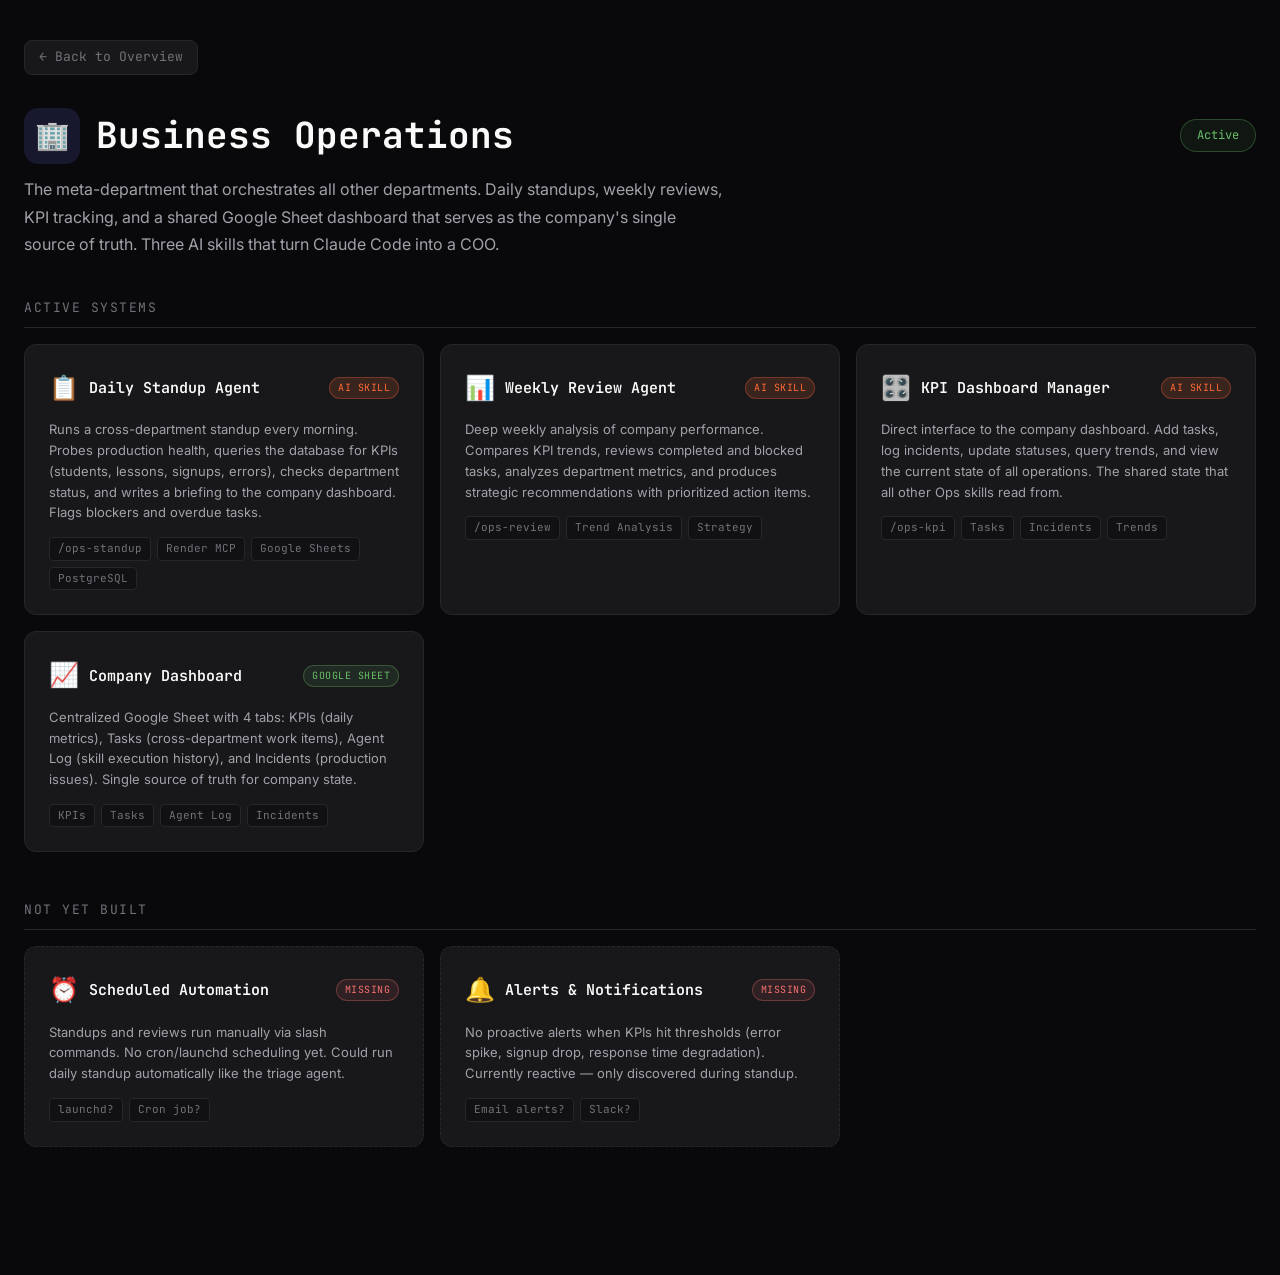
<file: ops/index.html>
<!DOCTYPE html>
<html lang="en">
<head>
<meta charset="UTF-8">
<meta name="viewport" content="width=device-width, initial-scale=1.0">
<link rel="icon" type="image/svg+xml" href="/shared/favicon.svg">
<title>Business Operations — Zero2Claude</title>
<link rel="stylesheet" href="../shared/style.css">
</head>
<body>
<div class="container">

  <a href="../" class="back-link">&larr; Back to Overview</a>

  <div class="dept-header">
    <div class="dept-icon" style="background: rgba(99, 102, 241, 0.15);">🏢</div>
    <div class="dept-title">Business Operations</div>
    <span class="dept-status status-active">Active</span>
  </div>
  <p class="dept-desc">The meta-department that orchestrates all other departments. Daily standups, weekly reviews, KPI tracking, and a shared Google Sheet dashboard that serves as the company's single source of truth. Three AI skills that turn Claude Code into a COO.</p>

  <div class="section-label">Active Systems</div>
  <div class="cards">
    <div class="card">
      <div class="card-header">
        <span class="card-emoji">📋</span>
        <span class="card-name">Daily Standup Agent</span>
        <span class="card-badge badge-ai">AI Skill</span>
      </div>
      <div class="card-desc">Runs a cross-department standup every morning. Probes production health, queries the database for KPIs (students, lessons, signups, errors), checks department status, and writes a briefing to the company dashboard. Flags blockers and overdue tasks.</div>
      <div class="card-stack">
        <span class="chip">/ops-standup</span>
        <span class="chip">Render MCP</span>
        <span class="chip">Google Sheets</span>
        <span class="chip">PostgreSQL</span>
      </div>
    </div>
    <div class="card">
      <div class="card-header">
        <span class="card-emoji">📊</span>
        <span class="card-name">Weekly Review Agent</span>
        <span class="card-badge badge-ai">AI Skill</span>
      </div>
      <div class="card-desc">Deep weekly analysis of company performance. Compares KPI trends, reviews completed and blocked tasks, analyzes department metrics, and produces strategic recommendations with prioritized action items.</div>
      <div class="card-stack">
        <span class="chip">/ops-review</span>
        <span class="chip">Trend Analysis</span>
        <span class="chip">Strategy</span>
      </div>
    </div>
    <div class="card">
      <div class="card-header">
        <span class="card-emoji">🎛️</span>
        <span class="card-name">KPI Dashboard Manager</span>
        <span class="card-badge badge-ai">AI Skill</span>
      </div>
      <div class="card-desc">Direct interface to the company dashboard. Add tasks, log incidents, update statuses, query trends, and view the current state of all operations. The shared state that all other Ops skills read from.</div>
      <div class="card-stack">
        <span class="chip">/ops-kpi</span>
        <span class="chip">Tasks</span>
        <span class="chip">Incidents</span>
        <span class="chip">Trends</span>
      </div>
    </div>
    <div class="card">
      <div class="card-header">
        <span class="card-emoji">📈</span>
        <span class="card-name">Company Dashboard</span>
        <span class="card-badge badge-auto">Google Sheet</span>
      </div>
      <div class="card-desc">Centralized Google Sheet with 4 tabs: KPIs (daily metrics), Tasks (cross-department work items), Agent Log (skill execution history), and Incidents (production issues). Single source of truth for company state.</div>
      <div class="card-stack">
        <span class="chip">KPIs</span>
        <span class="chip">Tasks</span>
        <span class="chip">Agent Log</span>
        <span class="chip">Incidents</span>
      </div>
    </div>
  </div>

  <div class="section-label">Not Yet Built</div>
  <div class="cards">
    <div class="card" style="border-style: dashed;">
      <div class="card-header">
        <span class="card-emoji">⏰</span>
        <span class="card-name">Scheduled Automation</span>
        <span class="card-badge badge-todo">Missing</span>
      </div>
      <div class="card-desc">Standups and reviews run manually via slash commands. No cron/launchd scheduling yet. Could run daily standup automatically like the triage agent.</div>
      <div class="card-stack">
        <span class="chip">launchd?</span>
        <span class="chip">Cron job?</span>
      </div>
    </div>
    <div class="card" style="border-style: dashed;">
      <div class="card-header">
        <span class="card-emoji">🔔</span>
        <span class="card-name">Alerts & Notifications</span>
        <span class="card-badge badge-todo">Missing</span>
      </div>
      <div class="card-desc">No proactive alerts when KPIs hit thresholds (error spike, signup drop, response time degradation). Currently reactive — only discovered during standup.</div>
      <div class="card-stack">
        <span class="chip">Email alerts?</span>
        <span class="chip">Slack?</span>
      </div>
    </div>
  </div>

</div>
</body>
</html>
</file>
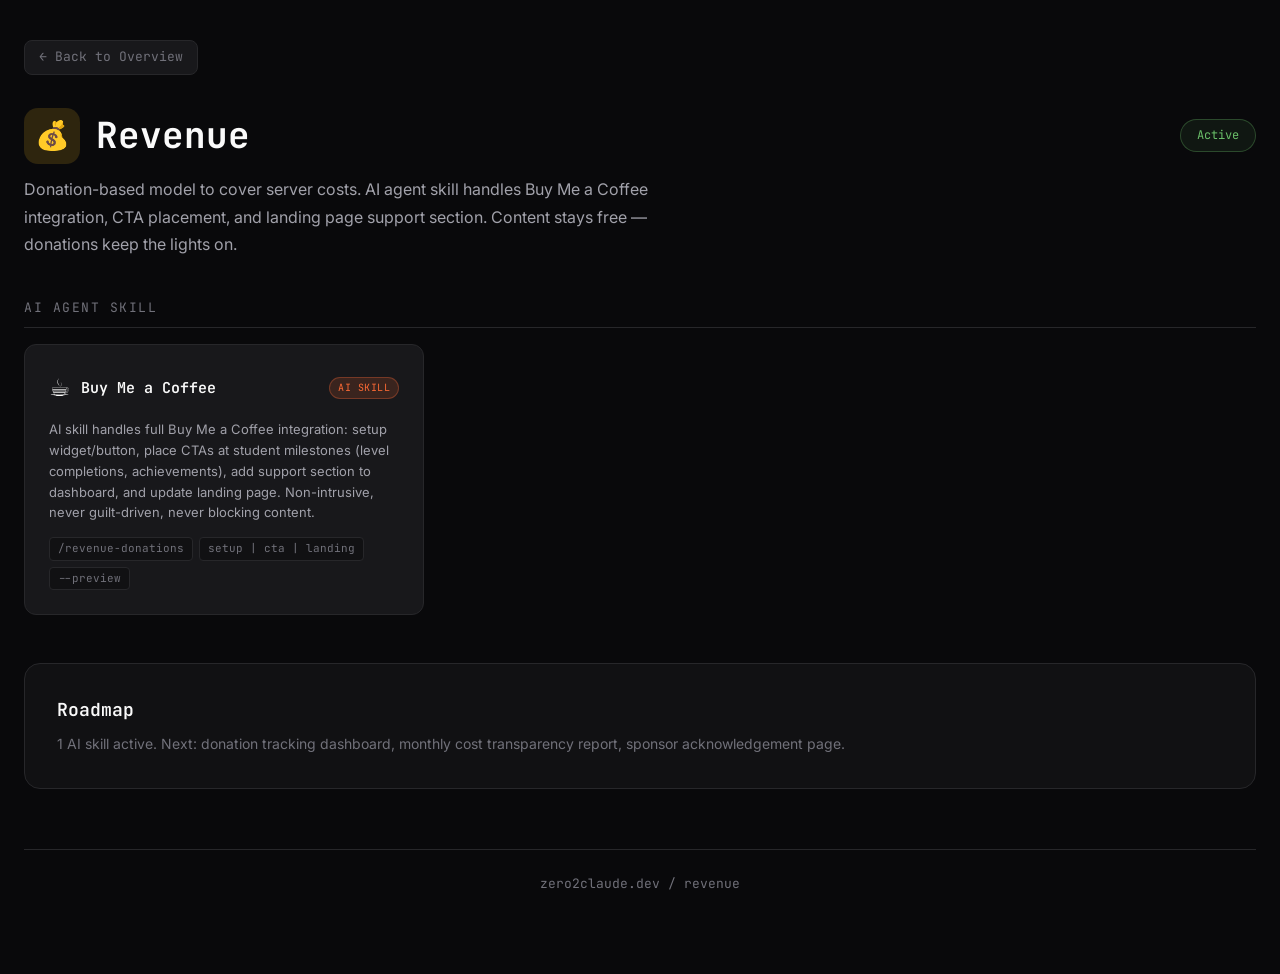
<file: revenue/index.html>
<!DOCTYPE html>
<html lang="en">
<head>
<meta charset="UTF-8">
<meta name="viewport" content="width=device-width, initial-scale=1.0">
<link rel="icon" type="image/svg+xml" href="/shared/favicon.svg">
<title>Revenue — Zero2Claude</title>
<link rel="stylesheet" href="../shared/style.css">
</head>
<body>
<div class="container">

  <a href="../" class="back-link">← Back to Overview</a>

  <div class="dept-header">
    <div class="dept-icon" style="background: rgba(251, 191, 36, 0.15);">💰</div>
    <div class="dept-title">Revenue</div>
    <span class="dept-status status-active">Active</span>
  </div>
  <p class="dept-desc">Donation-based model to cover server costs. AI agent skill handles Buy Me a Coffee integration, CTA placement, and landing page support section. Content stays free — donations keep the lights on.</p>

  <div class="section-label">AI Agent Skill</div>
  <div class="cards">
    <div class="card">
      <div class="card-header">
        <span class="card-emoji">☕</span>
        <span class="card-name">Buy Me a Coffee</span>
        <span class="card-badge badge-ai">AI Skill</span>
      </div>
      <div class="card-desc">AI skill handles full Buy Me a Coffee integration: setup widget/button, place CTAs at student milestones (level completions, achievements), add support section to dashboard, and update landing page. Non-intrusive, never guilt-driven, never blocking content.</div>
      <div class="card-stack">
        <span class="chip">/revenue-donations</span>
        <span class="chip">setup | cta | landing</span>
        <span class="chip">--preview</span>
      </div>
    </div>
  </div>

  <div class="roadmap">
    <div class="roadmap-title">Roadmap</div>
    <div class="roadmap-desc">1 AI skill active. Next: donation tracking dashboard, monthly cost transparency report, sponsor acknowledgement page.</div>
  </div>

  <div class="footer">zero2claude.dev / revenue</div>
</div>
</body>
</html>
</file>
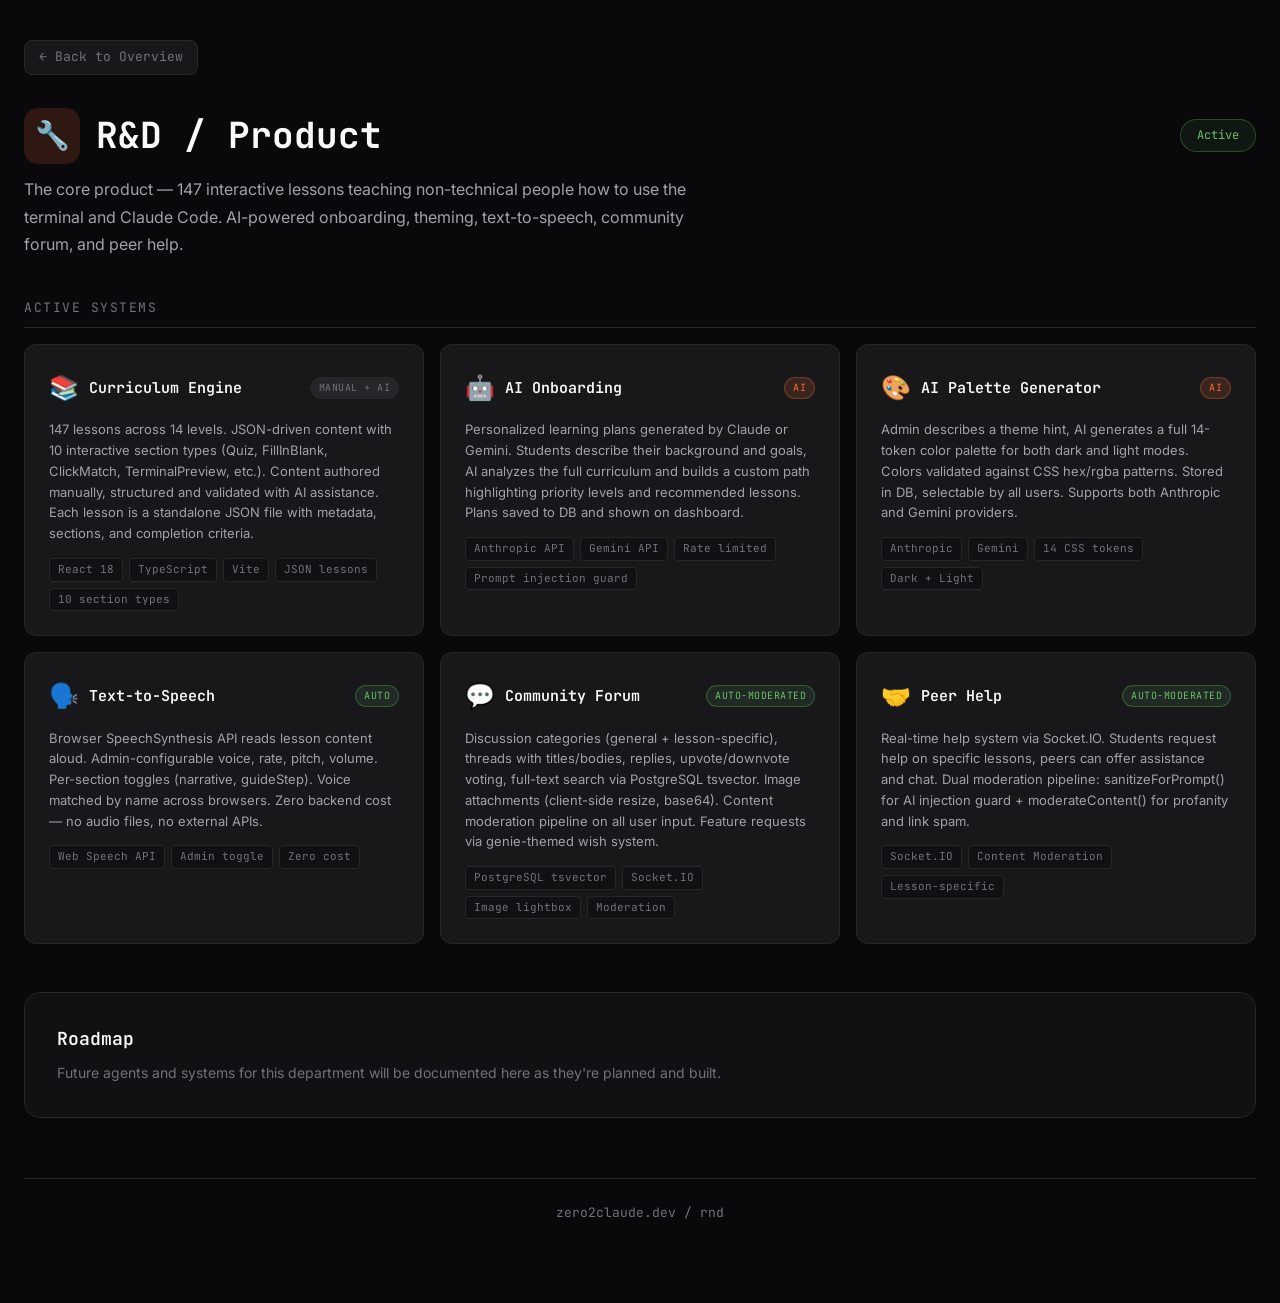
<file: rnd/index.html>
<!DOCTYPE html>
<html lang="en">
<head>
<meta charset="UTF-8">
<meta name="viewport" content="width=device-width, initial-scale=1.0">
<link rel="icon" type="image/svg+xml" href="/shared/favicon.svg">
<title>R&D / Product — Zero2Claude</title>
<link rel="stylesheet" href="../shared/style.css">
</head>
<body>
<div class="container">

  <a href="../" class="back-link">← Back to Overview</a>

  <div class="dept-header">
    <div class="dept-icon" style="background: var(--orange-glow);">🔧</div>
    <div class="dept-title">R&D / Product</div>
    <span class="dept-status status-active">Active</span>
  </div>
  <p class="dept-desc">The core product — 147 interactive lessons teaching non-technical people how to use the terminal and Claude Code. AI-powered onboarding, theming, text-to-speech, community forum, and peer help.</p>

  <div class="section-label">Active Systems</div>
  <div class="cards">
    <div class="card">
      <div class="card-header">
        <span class="card-emoji">📚</span>
        <span class="card-name">Curriculum Engine</span>
        <span class="card-badge badge-manual">Manual + AI</span>
      </div>
      <div class="card-desc">147 lessons across 14 levels. JSON-driven content with 10 interactive section types (Quiz, FillInBlank, ClickMatch, TerminalPreview, etc.). Content authored manually, structured and validated with AI assistance. Each lesson is a standalone JSON file with metadata, sections, and completion criteria.</div>
      <div class="card-stack">
        <span class="chip">React 18</span>
        <span class="chip">TypeScript</span>
        <span class="chip">Vite</span>
        <span class="chip">JSON lessons</span>
        <span class="chip">10 section types</span>
      </div>
    </div>
    <div class="card">
      <div class="card-header">
        <span class="card-emoji">🤖</span>
        <span class="card-name">AI Onboarding</span>
        <span class="card-badge badge-ai">AI</span>
      </div>
      <div class="card-desc">Personalized learning plans generated by Claude or Gemini. Students describe their background and goals, AI analyzes the full curriculum and builds a custom path highlighting priority levels and recommended lessons. Plans saved to DB and shown on dashboard.</div>
      <div class="card-stack">
        <span class="chip">Anthropic API</span>
        <span class="chip">Gemini API</span>
        <span class="chip">Rate limited</span>
        <span class="chip">Prompt injection guard</span>
      </div>
    </div>
    <div class="card">
      <div class="card-header">
        <span class="card-emoji">🎨</span>
        <span class="card-name">AI Palette Generator</span>
        <span class="card-badge badge-ai">AI</span>
      </div>
      <div class="card-desc">Admin describes a theme hint, AI generates a full 14-token color palette for both dark and light modes. Colors validated against CSS hex/rgba patterns. Stored in DB, selectable by all users. Supports both Anthropic and Gemini providers.</div>
      <div class="card-stack">
        <span class="chip">Anthropic</span>
        <span class="chip">Gemini</span>
        <span class="chip">14 CSS tokens</span>
        <span class="chip">Dark + Light</span>
      </div>
    </div>
    <div class="card">
      <div class="card-header">
        <span class="card-emoji">🗣️</span>
        <span class="card-name">Text-to-Speech</span>
        <span class="card-badge badge-auto">Auto</span>
      </div>
      <div class="card-desc">Browser SpeechSynthesis API reads lesson content aloud. Admin-configurable voice, rate, pitch, volume. Per-section toggles (narrative, guideStep). Voice matched by name across browsers. Zero backend cost — no audio files, no external APIs.</div>
      <div class="card-stack">
        <span class="chip">Web Speech API</span>
        <span class="chip">Admin toggle</span>
        <span class="chip">Zero cost</span>
      </div>
    </div>
    <div class="card">
      <div class="card-header">
        <span class="card-emoji">💬</span>
        <span class="card-name">Community Forum</span>
        <span class="card-badge badge-auto">Auto-moderated</span>
      </div>
      <div class="card-desc">Discussion categories (general + lesson-specific), threads with titles/bodies, replies, upvote/downvote voting, full-text search via PostgreSQL tsvector. Image attachments (client-side resize, base64). Content moderation pipeline on all user input. Feature requests via genie-themed wish system.</div>
      <div class="card-stack">
        <span class="chip">PostgreSQL tsvector</span>
        <span class="chip">Socket.IO</span>
        <span class="chip">Image lightbox</span>
        <span class="chip">Moderation</span>
      </div>
    </div>
    <div class="card">
      <div class="card-header">
        <span class="card-emoji">🤝</span>
        <span class="card-name">Peer Help</span>
        <span class="card-badge badge-auto">Auto-moderated</span>
      </div>
      <div class="card-desc">Real-time help system via Socket.IO. Students request help on specific lessons, peers can offer assistance and chat. Dual moderation pipeline: sanitizeForPrompt() for AI injection guard + moderateContent() for profanity and link spam.</div>
      <div class="card-stack">
        <span class="chip">Socket.IO</span>
        <span class="chip">Content Moderation</span>
        <span class="chip">Lesson-specific</span>
      </div>
    </div>
  </div>

  <div class="roadmap">
    <div class="roadmap-title">Roadmap</div>
    <div class="roadmap-desc">Future agents and systems for this department will be documented here as they're planned and built.</div>
  </div>

  <div class="footer">zero2claude.dev / rnd</div>
</div>
</body>
</html>
</file>
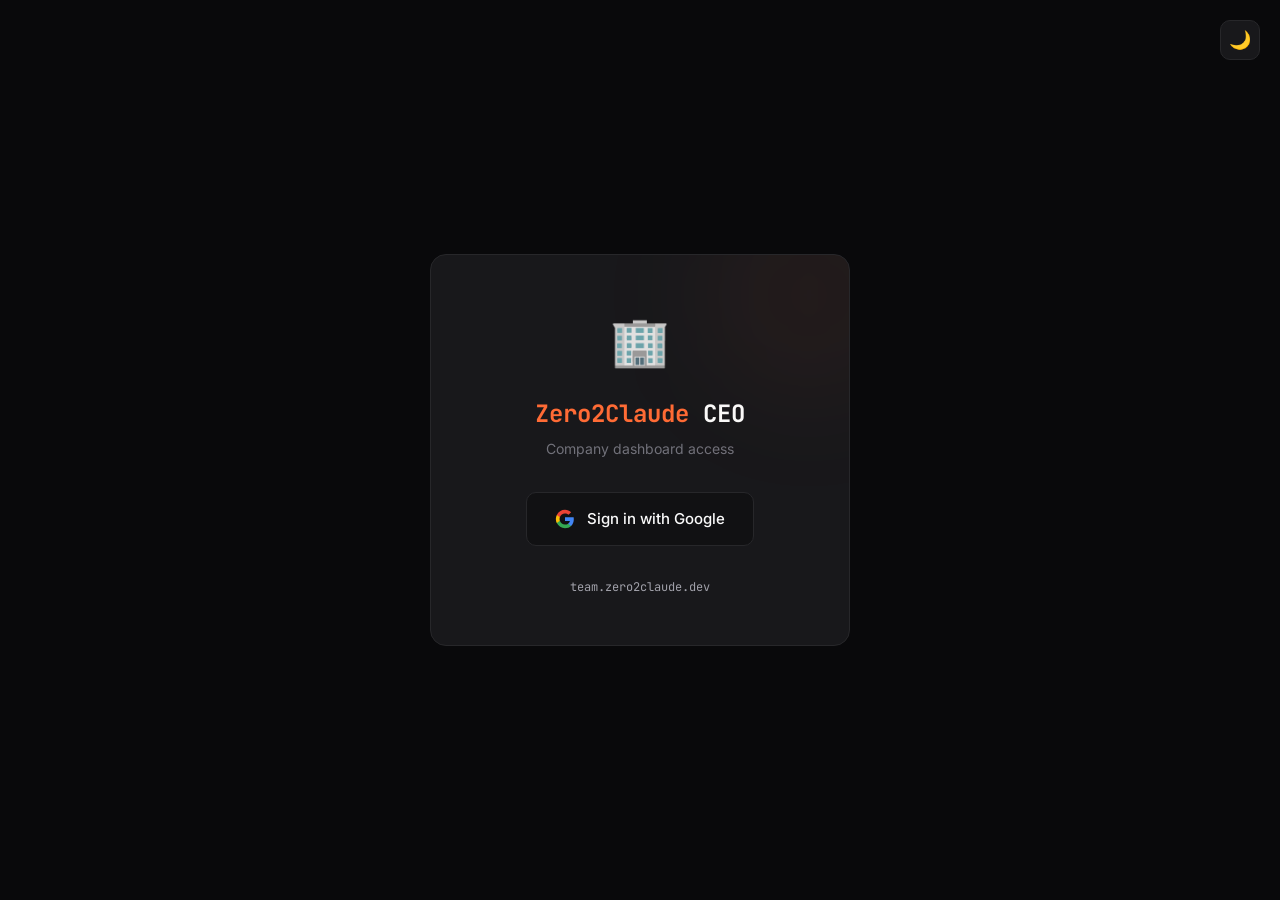
<file: admin/login.html>
<!DOCTYPE html>
<html lang="en">
<head>
<meta charset="UTF-8">
<meta name="viewport" content="width=device-width, initial-scale=1.0">
<link rel="icon" type="image/svg+xml" href="/shared/favicon.svg">
<title>CEO Dashboard — Login</title>
<link rel="stylesheet" href="../shared/style.css">
<style>
  body {
    display: flex;
    align-items: center;
    justify-content: center;
    min-height: 100vh;
  }
  .login-card {
    background: var(--card);
    border: 1px solid var(--border);
    border-radius: 16px;
    padding: 48px 40px;
    text-align: center;
    max-width: 420px;
    width: 100%;
    position: relative;
    overflow: hidden;
  }
  .login-card::before {
    content: '';
    position: absolute;
    top: -60px;
    right: -60px;
    width: 200px;
    height: 200px;
    border-radius: 50%;
    background: rgba(255, 107, 53, 0.06);
    filter: blur(60px);
    pointer-events: none;
  }
  .login-icon {
    font-size: 48px;
    margin-bottom: 16px;
  }
  .login-title {
    font-family: 'JetBrains Mono', monospace;
    font-size: 24px;
    font-weight: 700;
    margin-bottom: 4px;
  }
  .login-title span { color: var(--orange); }
  .login-subtitle {
    font-size: 14px;
    color: var(--text-dim);
    margin-bottom: 32px;
  }
  .google-btn {
    display: inline-flex;
    align-items: center;
    gap: 12px;
    background: var(--surface);
    border: 1px solid var(--border);
    border-radius: 10px;
    padding: 14px 28px;
    font-family: 'Inter', system-ui, sans-serif;
    font-size: 15px;
    font-weight: 500;
    color: var(--text);
    cursor: pointer;
    transition: border-color 0.2s, background 0.2s;
    text-decoration: none;
  }
  .google-btn:hover {
    border-color: var(--border-light);
    background: var(--card-hover);
  }
  .google-btn svg {
    width: 20px;
    height: 20px;
    flex-shrink: 0;
  }
  .error-msg {
    margin-top: 20px;
    padding: 10px 16px;
    background: rgba(248, 113, 113, 0.1);
    border: 1px solid rgba(248, 113, 113, 0.3);
    border-radius: 8px;
    color: var(--red);
    font-size: 13px;
    display: none;
  }
  .error-msg.visible { display: block; }
  .login-footer {
    margin-top: 32px;
    font-size: 12px;
    color: var(--text-dim);
    font-family: 'JetBrains Mono', monospace;
  }
  .login-footer a { color: var(--text-muted); }
  .login-footer a:hover { color: var(--orange); }
  .theme-toggle {
    position: fixed;
    top: 20px;
    right: 20px;
    width: 40px;
    height: 40px;
    border-radius: 10px;
    border: 1px solid var(--border);
    background: var(--card);
    color: var(--text-muted);
    font-size: 18px;
    cursor: pointer;
    display: flex;
    align-items: center;
    justify-content: center;
    transition: border-color 0.2s, background 0.2s;
    z-index: 100;
  }
  .theme-toggle:hover {
    border-color: var(--border-light);
    background: var(--card-hover);
  }
</style>
</head>
<body>
<button class="theme-toggle" id="themeToggle" title="Toggle light/dark mode"></button>
<div class="login-card">
  <div class="login-icon">🏢</div>
  <div class="login-title"><span>Zero2Claude</span> CEO</div>
  <div class="login-subtitle">Company dashboard access</div>

  <a href="" class="google-btn" id="googleBtn">
    <svg viewBox="0 0 24 24"><path fill="#4285F4" d="M22.56 12.25c0-.78-.07-1.53-.2-2.25H12v4.26h5.92a5.06 5.06 0 0 1-2.2 3.32v2.77h3.57c2.08-1.92 3.28-4.74 3.28-8.1z"/><path fill="#34A853" d="M12 23c2.97 0 5.46-.98 7.28-2.66l-3.57-2.77c-.98.66-2.23 1.06-3.71 1.06-2.86 0-5.29-1.93-6.16-4.53H2.18v2.84C3.99 20.53 7.7 23 12 23z"/><path fill="#FBBC05" d="M5.84 14.09c-.22-.66-.35-1.36-.35-2.09s.13-1.43.35-2.09V7.07H2.18C1.43 8.55 1 10.22 1 12s.43 3.45 1.18 4.93l2.85-2.22.81-.62z"/><path fill="#EA4335" d="M12 5.38c1.62 0 3.06.56 4.21 1.64l3.15-3.15C17.45 2.09 14.97 1 12 1 7.7 1 3.99 3.47 2.18 7.07l3.66 2.84c.87-2.6 3.3-4.53 6.16-4.53z"/></svg>
    Sign in with Google
  </a>

  <div class="error-msg" id="errorMsg"></div>

  <div class="login-footer">
    <a href="../">team.zero2claude.dev</a>
  </div>
</div>

<script>
  // Theme toggle (shared localStorage key with main site)
  const toggle = document.getElementById('themeToggle');
  const saved = localStorage.getItem('theme');
  if (saved === 'light') {
    document.documentElement.setAttribute('data-theme', 'light');
    toggle.textContent = '\u2600\uFE0F';
  } else {
    toggle.textContent = '\uD83C\uDF19';
  }
  toggle.addEventListener('click', () => {
    const isLight = document.documentElement.getAttribute('data-theme') === 'light';
    if (isLight) {
      document.documentElement.removeAttribute('data-theme');
      toggle.textContent = '\uD83C\uDF19';
      localStorage.setItem('theme', 'dark');
    } else {
      document.documentElement.setAttribute('data-theme', 'light');
      toggle.textContent = '\u2600\uFE0F';
      localStorage.setItem('theme', 'light');
    }
  });

  const API_BASE = 'https://zero2claude-company-api.onrender.com';

  // Set the Google button href
  document.getElementById('googleBtn').href = API_BASE + '/auth/google';

  // Check for error in URL
  const params = new URLSearchParams(window.location.search);
  const error = params.get('error');
  if (error) {
    const msg = document.getElementById('errorMsg');
    const messages = {
      unauthorized: 'Access restricted to the CEO. Please sign in with the authorized account.',
      auth_failed: 'Authentication failed. Please try again.',
      no_code: 'Authentication interrupted. Please try again.',
    };
    msg.textContent = messages[error] || 'An error occurred. Please try again.';
    msg.classList.add('visible');
    // Clean URL
    history.replaceState(null, '', window.location.pathname);
  }

  // Check if already authenticated
  fetch(API_BASE + '/api/me', { credentials: 'include' })
    .then(r => { if (r.ok) window.location.href = './'; })
    .catch(() => {});
</script>
</body>
</html>
</file>
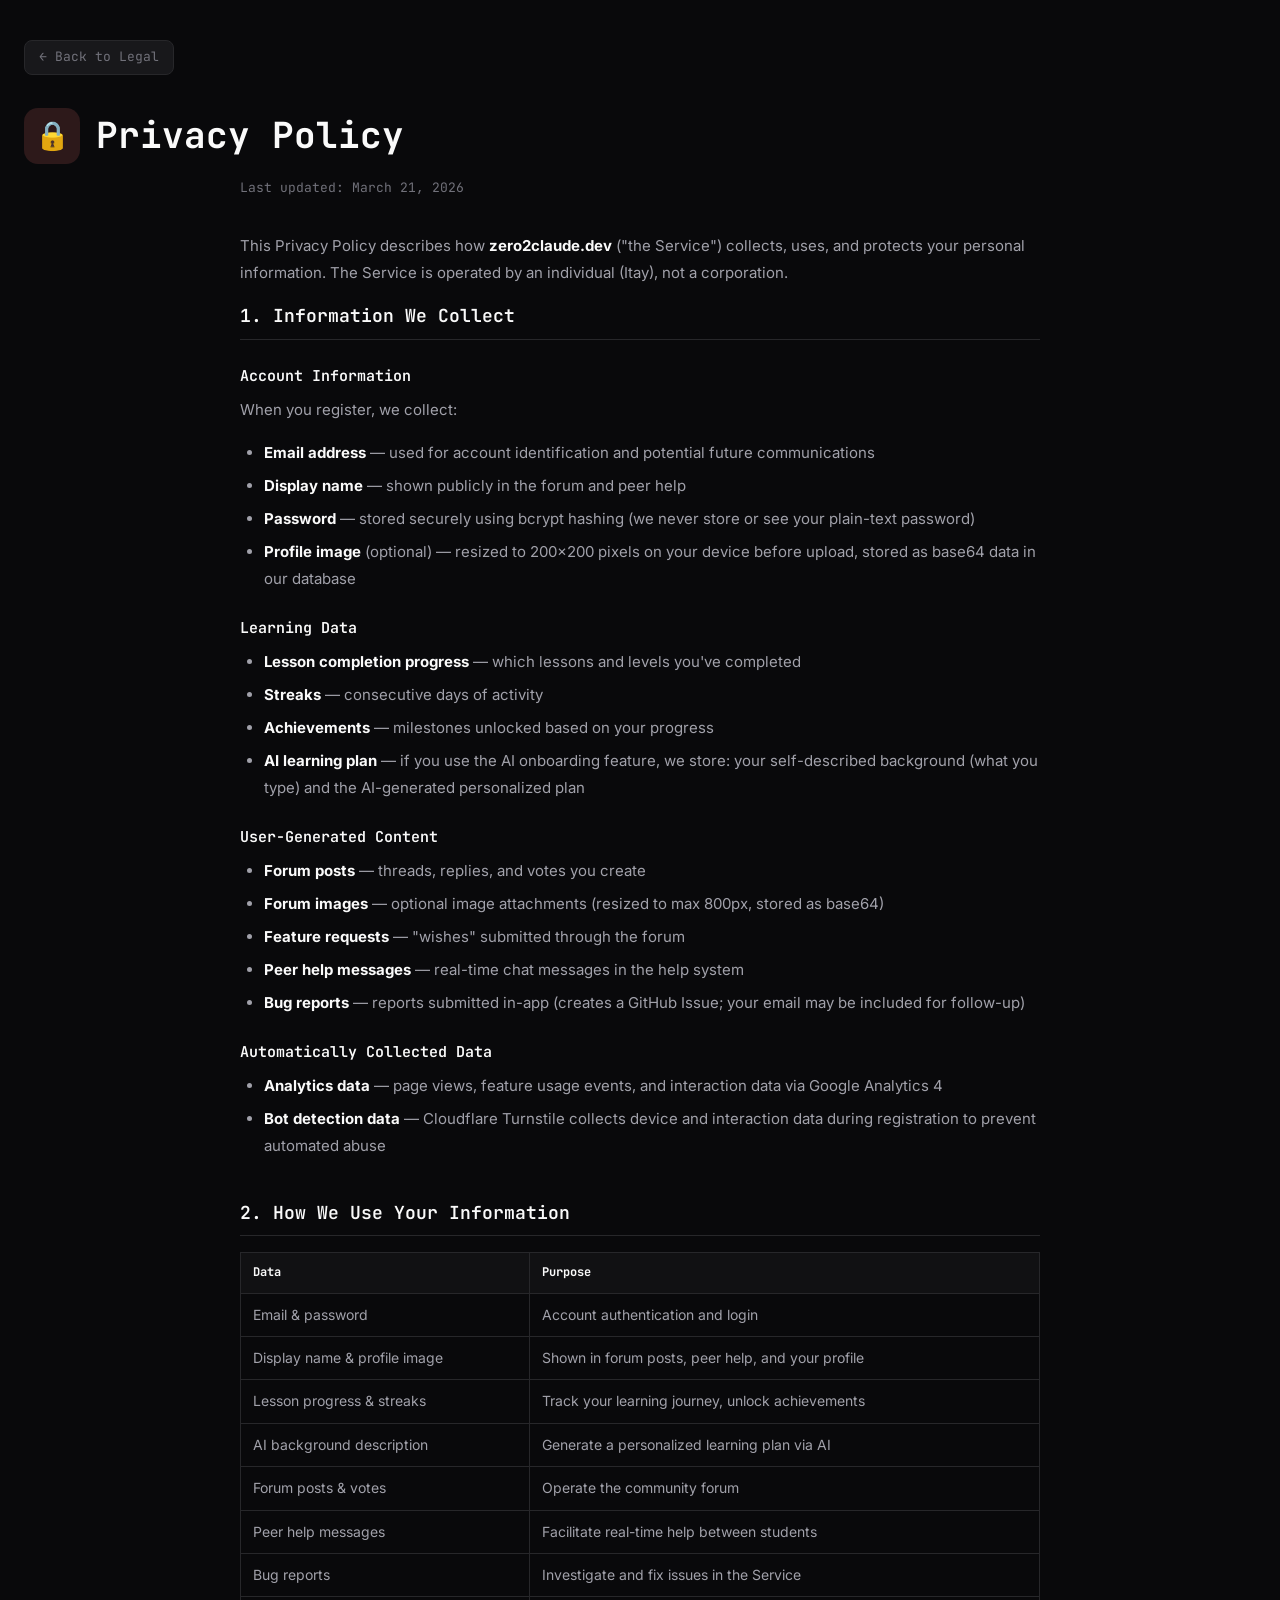
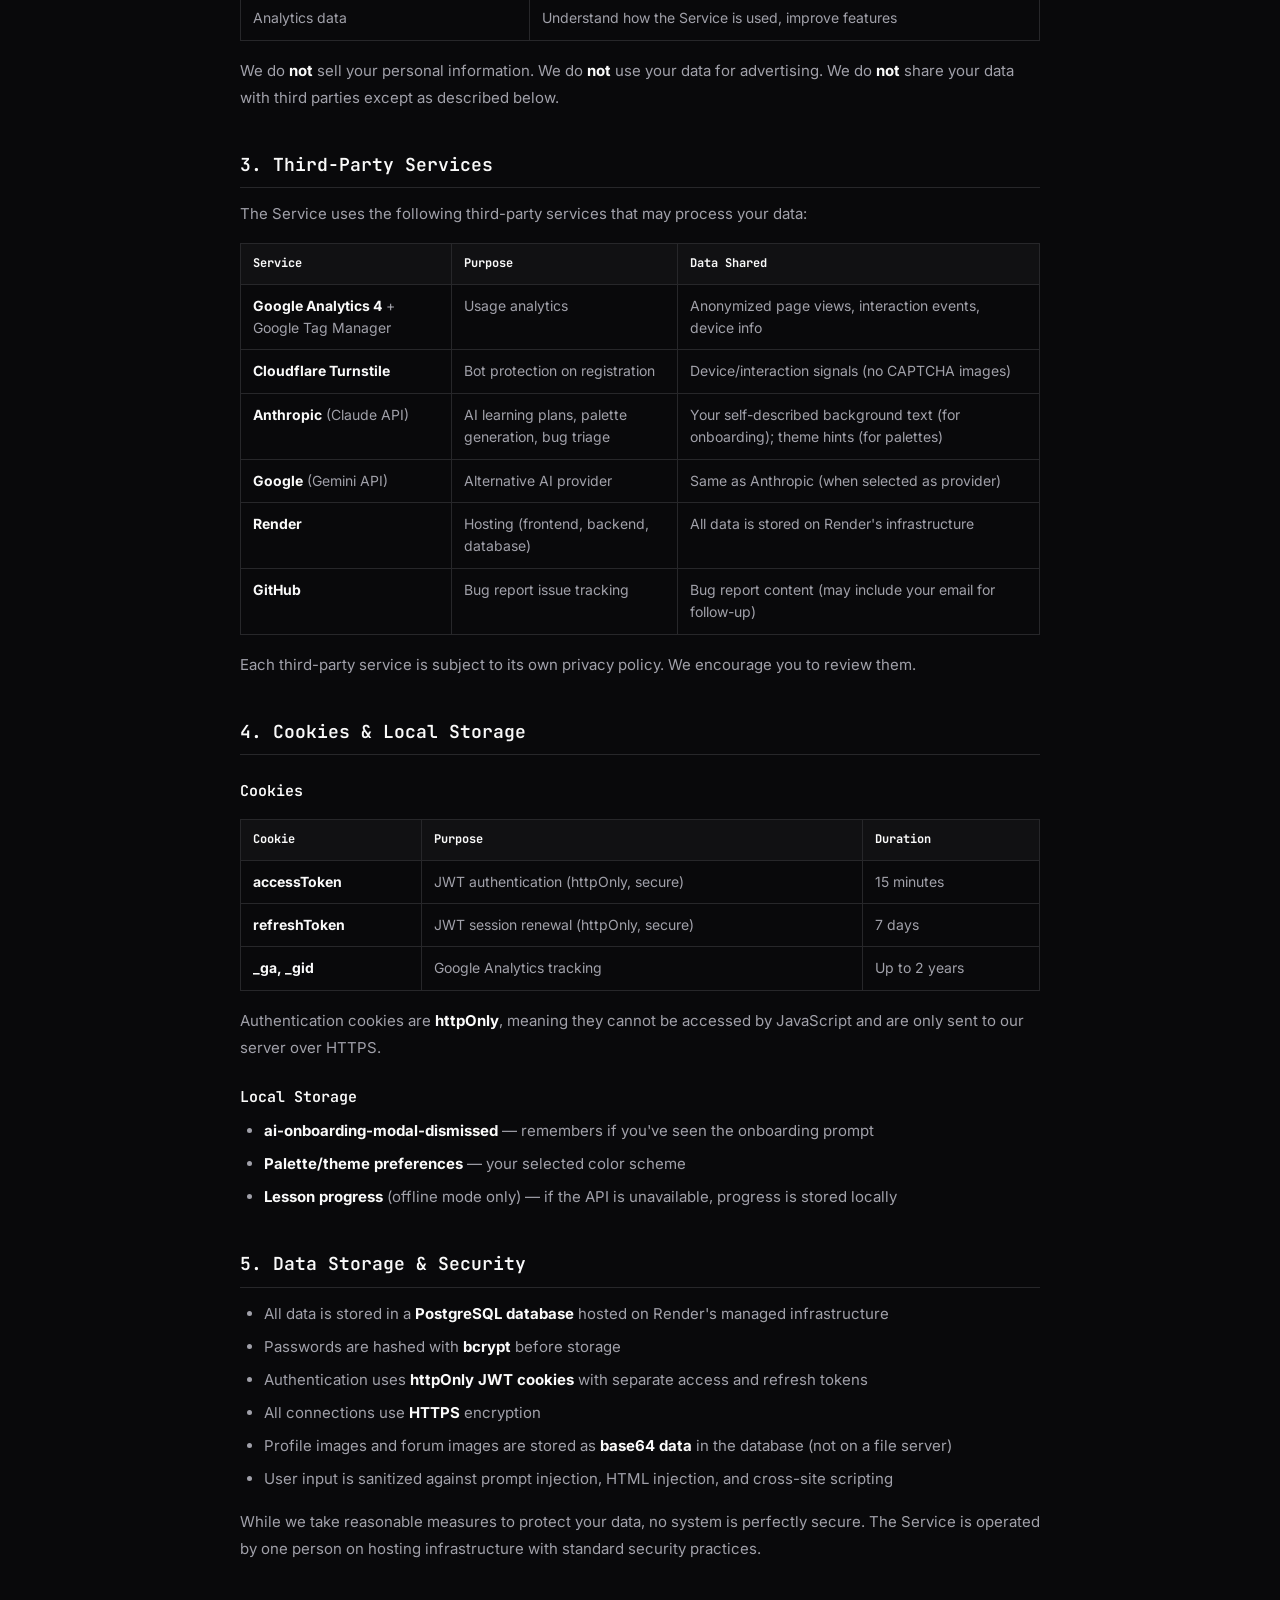
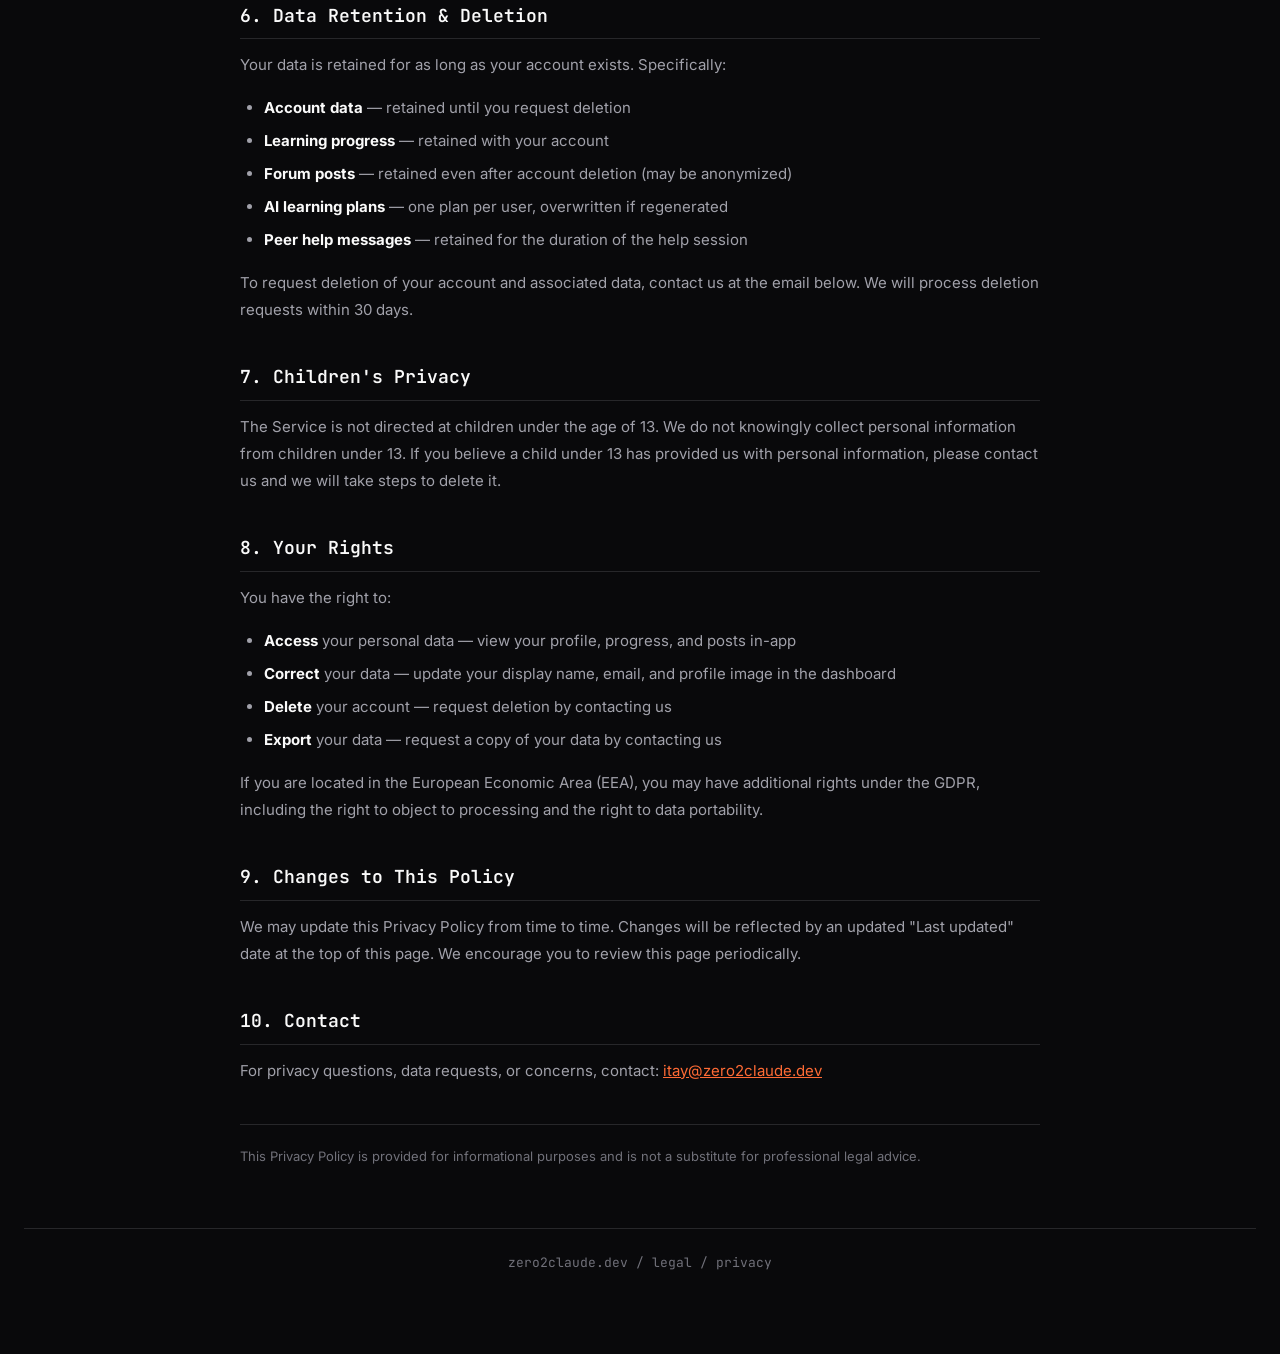
<file: legal/privacy.html>
<!DOCTYPE html>
<html lang="en">
<head>
<meta charset="UTF-8">
<meta name="viewport" content="width=device-width, initial-scale=1.0">
<link rel="icon" type="image/svg+xml" href="/shared/favicon.svg">
<title>Privacy Policy — Zero2Claude</title>
<link rel="stylesheet" href="../shared/style.css">
<style>
  .legal-content {
    max-width: 800px;
    margin: 0 auto;
  }
  .legal-content .updated {
    font-family: 'JetBrains Mono', monospace;
    font-size: 13px;
    color: var(--text-dim);
    margin-bottom: 32px;
  }
  .legal-content h2 {
    font-family: 'JetBrains Mono', monospace;
    font-size: 18px;
    font-weight: 600;
    color: var(--text);
    margin-top: 40px;
    margin-bottom: 12px;
    padding-bottom: 8px;
    border-bottom: 1px solid var(--border);
  }
  .legal-content h2:first-of-type { margin-top: 0; }
  .legal-content h3 {
    font-family: 'JetBrains Mono', monospace;
    font-size: 15px;
    font-weight: 600;
    color: var(--text);
    margin-top: 24px;
    margin-bottom: 8px;
  }
  .legal-content p {
    font-size: 15px;
    color: var(--text-muted);
    line-height: 1.8;
    margin-bottom: 16px;
  }
  .legal-content ul {
    margin: 0 0 16px 24px;
    color: var(--text-muted);
    font-size: 15px;
    line-height: 1.8;
  }
  .legal-content li { margin-bottom: 6px; }
  .legal-content strong { color: var(--text); }
  .legal-content a { color: var(--orange); text-decoration: underline; }
  .legal-content a:hover { opacity: 0.8; }
  .legal-content table {
    width: 100%;
    border-collapse: collapse;
    margin: 16px 0;
    font-size: 14px;
  }
  .legal-content th {
    text-align: left;
    padding: 10px 12px;
    background: var(--surface);
    color: var(--text);
    font-family: 'JetBrains Mono', monospace;
    font-size: 12px;
    border: 1px solid var(--border);
  }
  .legal-content td {
    padding: 10px 12px;
    color: var(--text-muted);
    border: 1px solid var(--border);
    vertical-align: top;
  }
</style>
</head>
<body>
<div class="container">

  <a href="./" class="back-link">&larr; Back to Legal</a>

  <div class="dept-header">
    <div class="dept-icon" style="background: rgba(248, 113, 113, 0.15);">🔒</div>
    <div class="dept-title">Privacy Policy</div>
  </div>

  <div class="legal-content">
    <p class="updated">Last updated: March 21, 2026</p>

    <p>This Privacy Policy describes how <strong>zero2claude.dev</strong> ("the Service") collects, uses, and protects your personal information. The Service is operated by an individual (Itay), not a corporation.</p>

    <h2>1. Information We Collect</h2>

    <h3>Account Information</h3>
    <p>When you register, we collect:</p>
    <ul>
      <li><strong>Email address</strong> — used for account identification and potential future communications</li>
      <li><strong>Display name</strong> — shown publicly in the forum and peer help</li>
      <li><strong>Password</strong> — stored securely using bcrypt hashing (we never store or see your plain-text password)</li>
      <li><strong>Profile image</strong> (optional) — resized to 200x200 pixels on your device before upload, stored as base64 data in our database</li>
    </ul>

    <h3>Learning Data</h3>
    <ul>
      <li><strong>Lesson completion progress</strong> — which lessons and levels you've completed</li>
      <li><strong>Streaks</strong> — consecutive days of activity</li>
      <li><strong>Achievements</strong> — milestones unlocked based on your progress</li>
      <li><strong>AI learning plan</strong> — if you use the AI onboarding feature, we store: your self-described background (what you type) and the AI-generated personalized plan</li>
    </ul>

    <h3>User-Generated Content</h3>
    <ul>
      <li><strong>Forum posts</strong> — threads, replies, and votes you create</li>
      <li><strong>Forum images</strong> — optional image attachments (resized to max 800px, stored as base64)</li>
      <li><strong>Feature requests</strong> — "wishes" submitted through the forum</li>
      <li><strong>Peer help messages</strong> — real-time chat messages in the help system</li>
      <li><strong>Bug reports</strong> — reports submitted in-app (creates a GitHub Issue; your email may be included for follow-up)</li>
    </ul>

    <h3>Automatically Collected Data</h3>
    <ul>
      <li><strong>Analytics data</strong> — page views, feature usage events, and interaction data via Google Analytics 4</li>
      <li><strong>Bot detection data</strong> — Cloudflare Turnstile collects device and interaction data during registration to prevent automated abuse</li>
    </ul>

    <h2>2. How We Use Your Information</h2>
    <table>
      <tr><th>Data</th><th>Purpose</th></tr>
      <tr><td>Email & password</td><td>Account authentication and login</td></tr>
      <tr><td>Display name & profile image</td><td>Shown in forum posts, peer help, and your profile</td></tr>
      <tr><td>Lesson progress & streaks</td><td>Track your learning journey, unlock achievements</td></tr>
      <tr><td>AI background description</td><td>Generate a personalized learning plan via AI</td></tr>
      <tr><td>Forum posts & votes</td><td>Operate the community forum</td></tr>
      <tr><td>Peer help messages</td><td>Facilitate real-time help between students</td></tr>
      <tr><td>Bug reports</td><td>Investigate and fix issues in the Service</td></tr>
      <tr><td>Analytics data</td><td>Understand how the Service is used, improve features</td></tr>
    </table>
    <p>We do <strong>not</strong> sell your personal information. We do <strong>not</strong> use your data for advertising. We do <strong>not</strong> share your data with third parties except as described below.</p>

    <h2>3. Third-Party Services</h2>
    <p>The Service uses the following third-party services that may process your data:</p>
    <table>
      <tr><th>Service</th><th>Purpose</th><th>Data Shared</th></tr>
      <tr><td><strong>Google Analytics 4</strong> + Google Tag Manager</td><td>Usage analytics</td><td>Anonymized page views, interaction events, device info</td></tr>
      <tr><td><strong>Cloudflare Turnstile</strong></td><td>Bot protection on registration</td><td>Device/interaction signals (no CAPTCHA images)</td></tr>
      <tr><td><strong>Anthropic</strong> (Claude API)</td><td>AI learning plans, palette generation, bug triage</td><td>Your self-described background text (for onboarding); theme hints (for palettes)</td></tr>
      <tr><td><strong>Google</strong> (Gemini API)</td><td>Alternative AI provider</td><td>Same as Anthropic (when selected as provider)</td></tr>
      <tr><td><strong>Render</strong></td><td>Hosting (frontend, backend, database)</td><td>All data is stored on Render's infrastructure</td></tr>
      <tr><td><strong>GitHub</strong></td><td>Bug report issue tracking</td><td>Bug report content (may include your email for follow-up)</td></tr>
    </table>
    <p>Each third-party service is subject to its own privacy policy. We encourage you to review them.</p>

    <h2>4. Cookies & Local Storage</h2>

    <h3>Cookies</h3>
    <table>
      <tr><th>Cookie</th><th>Purpose</th><th>Duration</th></tr>
      <tr><td><strong>accessToken</strong></td><td>JWT authentication (httpOnly, secure)</td><td>15 minutes</td></tr>
      <tr><td><strong>refreshToken</strong></td><td>JWT session renewal (httpOnly, secure)</td><td>7 days</td></tr>
      <tr><td><strong>_ga, _gid</strong></td><td>Google Analytics tracking</td><td>Up to 2 years</td></tr>
    </table>
    <p>Authentication cookies are <strong>httpOnly</strong>, meaning they cannot be accessed by JavaScript and are only sent to our server over HTTPS.</p>

    <h3>Local Storage</h3>
    <ul>
      <li><strong>ai-onboarding-modal-dismissed</strong> — remembers if you've seen the onboarding prompt</li>
      <li><strong>Palette/theme preferences</strong> — your selected color scheme</li>
      <li><strong>Lesson progress</strong> (offline mode only) — if the API is unavailable, progress is stored locally</li>
    </ul>

    <h2>5. Data Storage & Security</h2>
    <ul>
      <li>All data is stored in a <strong>PostgreSQL database</strong> hosted on Render's managed infrastructure</li>
      <li>Passwords are hashed with <strong>bcrypt</strong> before storage</li>
      <li>Authentication uses <strong>httpOnly JWT cookies</strong> with separate access and refresh tokens</li>
      <li>All connections use <strong>HTTPS</strong> encryption</li>
      <li>Profile images and forum images are stored as <strong>base64 data</strong> in the database (not on a file server)</li>
      <li>User input is sanitized against prompt injection, HTML injection, and cross-site scripting</li>
    </ul>
    <p>While we take reasonable measures to protect your data, no system is perfectly secure. The Service is operated by one person on hosting infrastructure with standard security practices.</p>

    <h2>6. Data Retention & Deletion</h2>
    <p>Your data is retained for as long as your account exists. Specifically:</p>
    <ul>
      <li><strong>Account data</strong> — retained until you request deletion</li>
      <li><strong>Learning progress</strong> — retained with your account</li>
      <li><strong>Forum posts</strong> — retained even after account deletion (may be anonymized)</li>
      <li><strong>AI learning plans</strong> — one plan per user, overwritten if regenerated</li>
      <li><strong>Peer help messages</strong> — retained for the duration of the help session</li>
    </ul>
    <p>To request deletion of your account and associated data, contact us at the email below. We will process deletion requests within 30 days.</p>

    <h2>7. Children's Privacy</h2>
    <p>The Service is not directed at children under the age of 13. We do not knowingly collect personal information from children under 13. If you believe a child under 13 has provided us with personal information, please contact us and we will take steps to delete it.</p>

    <h2>8. Your Rights</h2>
    <p>You have the right to:</p>
    <ul>
      <li><strong>Access</strong> your personal data — view your profile, progress, and posts in-app</li>
      <li><strong>Correct</strong> your data — update your display name, email, and profile image in the dashboard</li>
      <li><strong>Delete</strong> your account — request deletion by contacting us</li>
      <li><strong>Export</strong> your data — request a copy of your data by contacting us</li>
    </ul>
    <p>If you are located in the European Economic Area (EEA), you may have additional rights under the GDPR, including the right to object to processing and the right to data portability.</p>

    <h2>9. Changes to This Policy</h2>
    <p>We may update this Privacy Policy from time to time. Changes will be reflected by an updated "Last updated" date at the top of this page. We encourage you to review this page periodically.</p>

    <h2>10. Contact</h2>
    <p>For privacy questions, data requests, or concerns, contact: <a href="mailto:itay@zero2claude.dev">itay@zero2claude.dev</a></p>

    <p style="margin-top: 40px; padding-top: 20px; border-top: 1px solid var(--border); font-size: 13px; color: var(--text-dim);">This Privacy Policy is provided for informational purposes and is not a substitute for professional legal advice.</p>
  </div>

  <div class="footer">zero2claude.dev / legal / privacy</div>
</div>
</body>
</html>
</file>
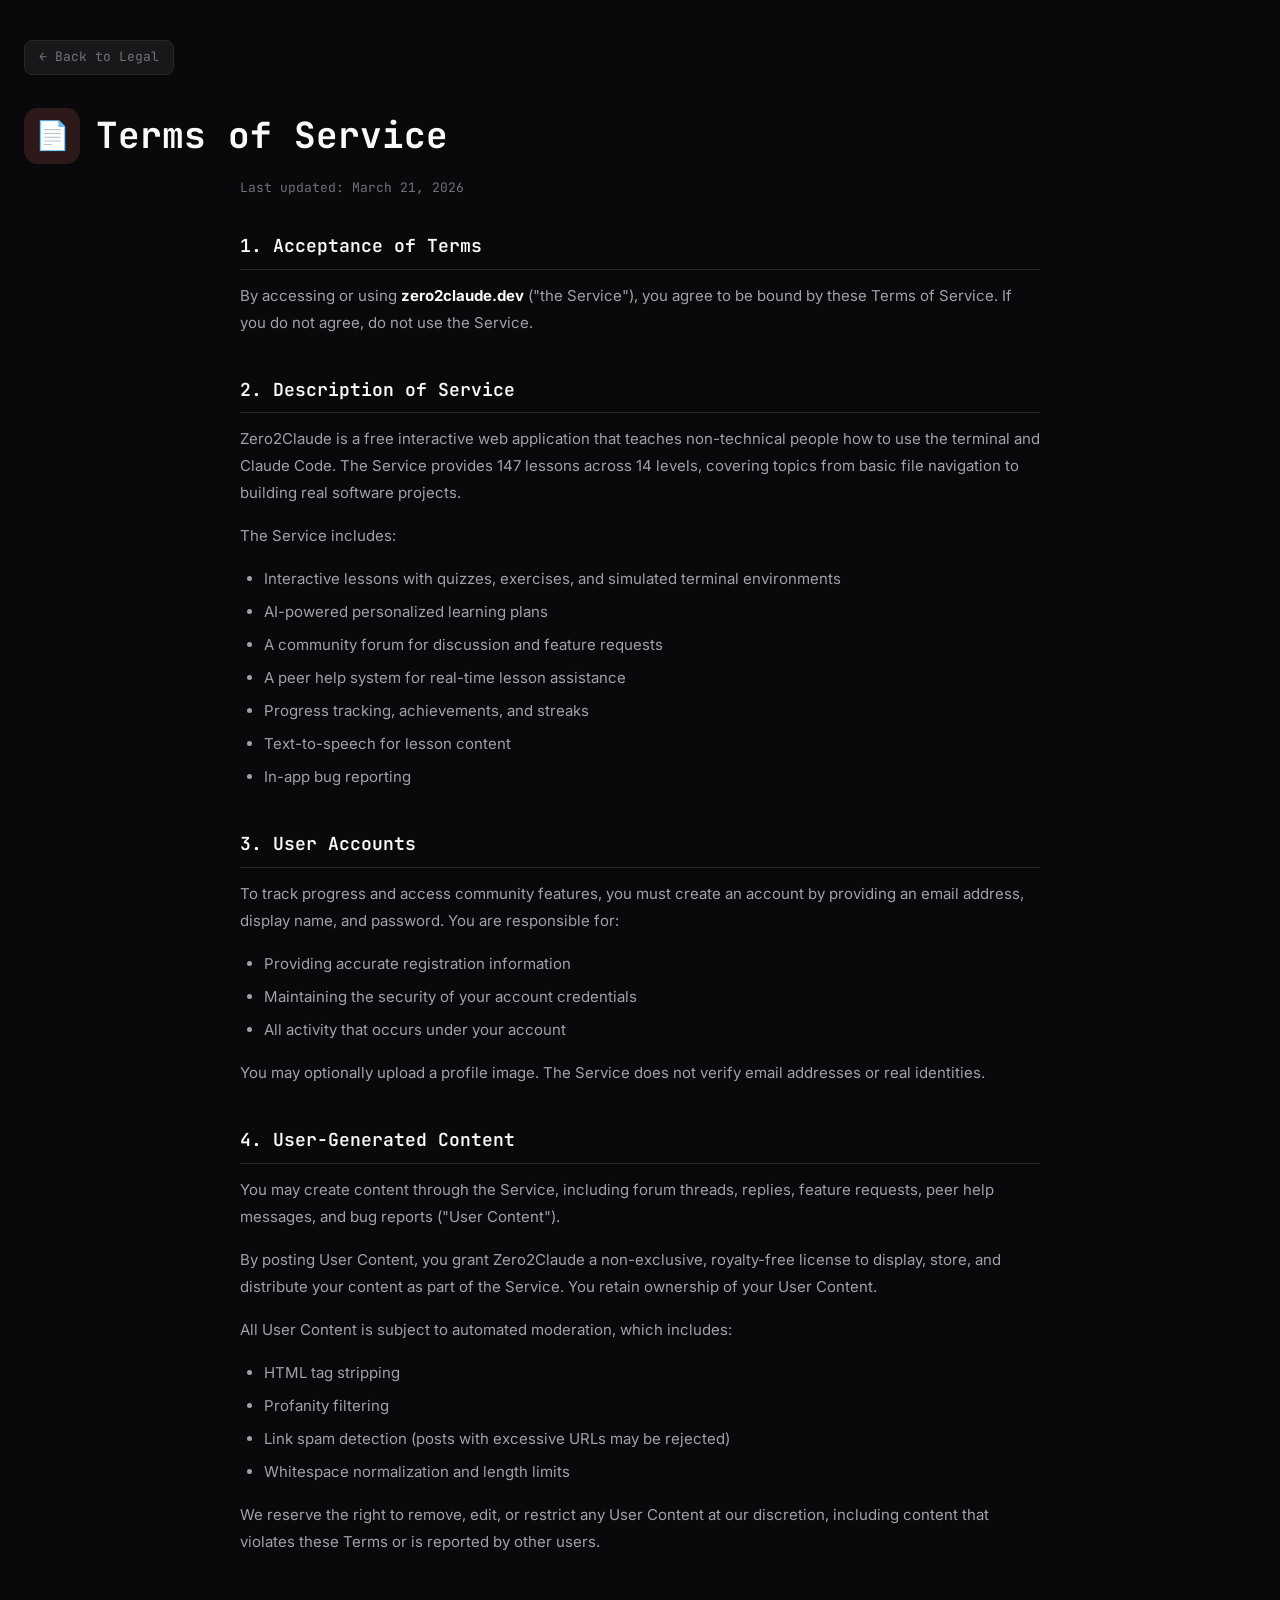
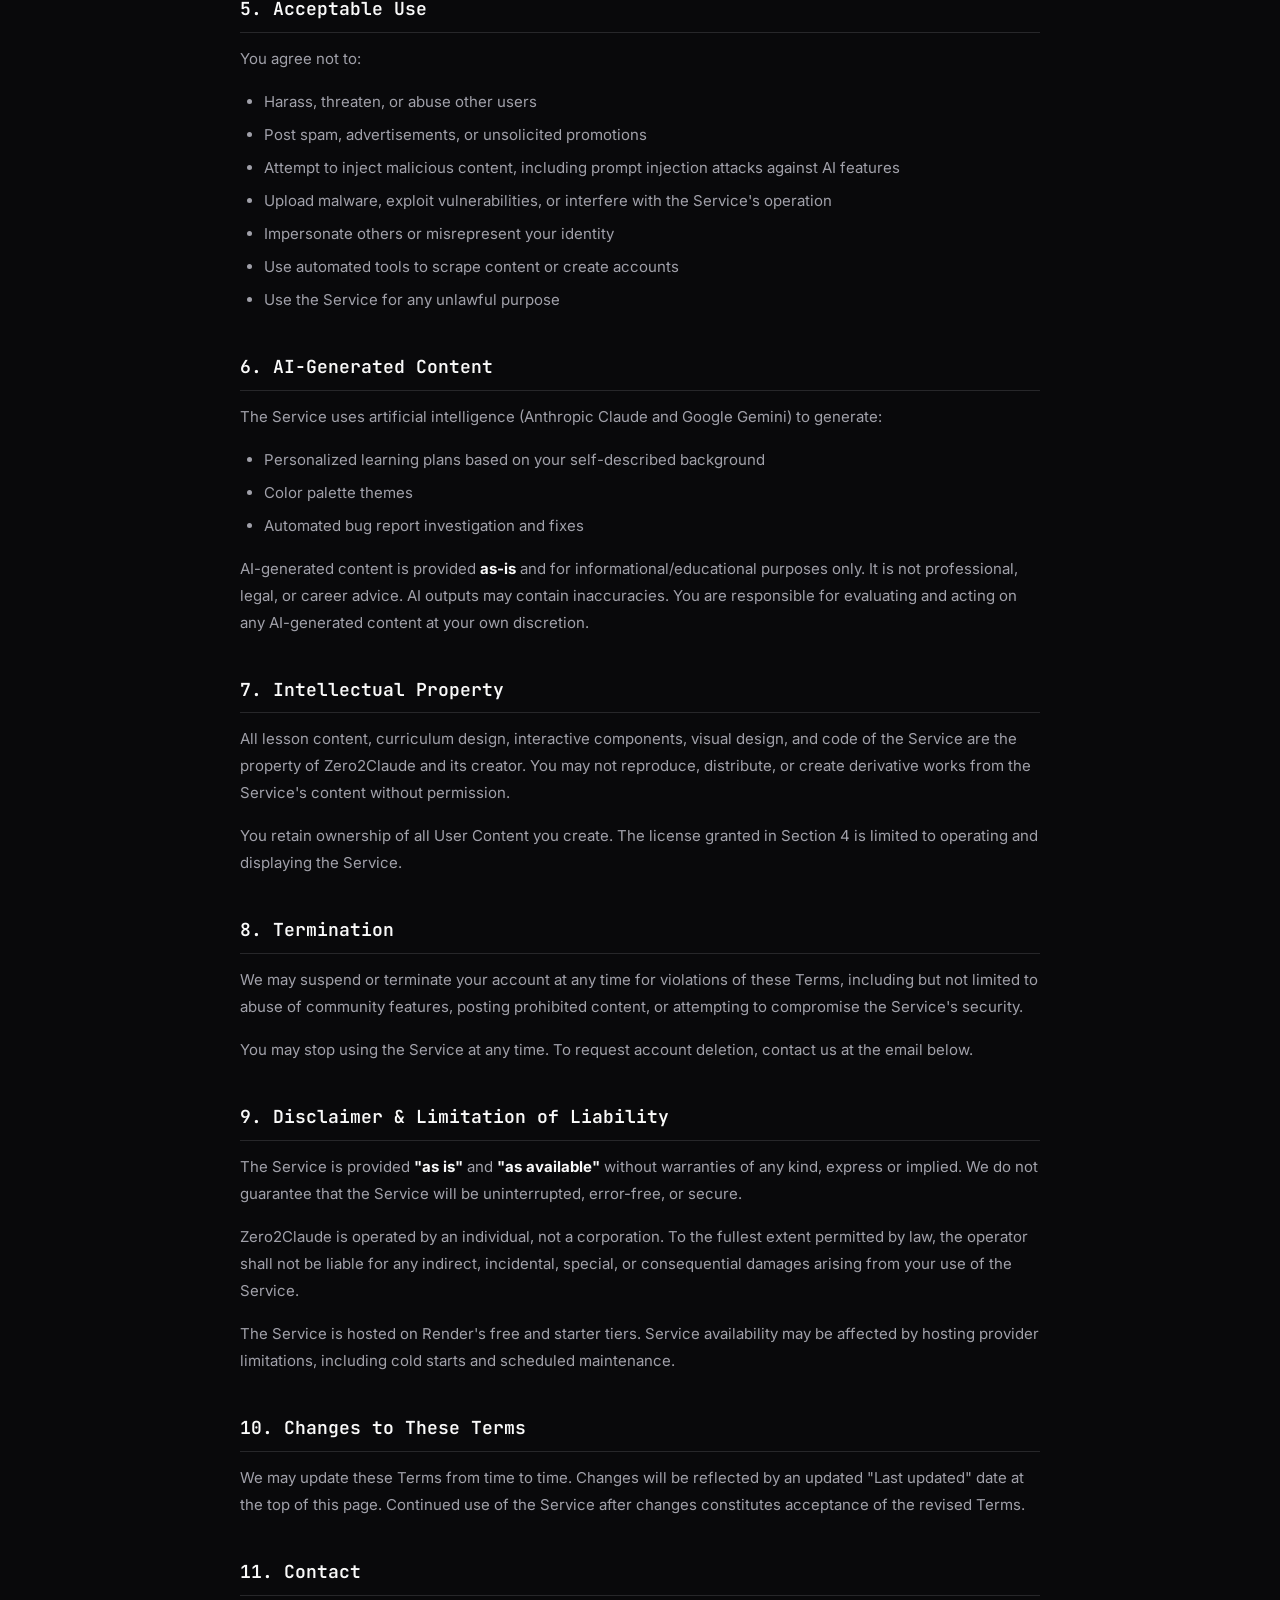
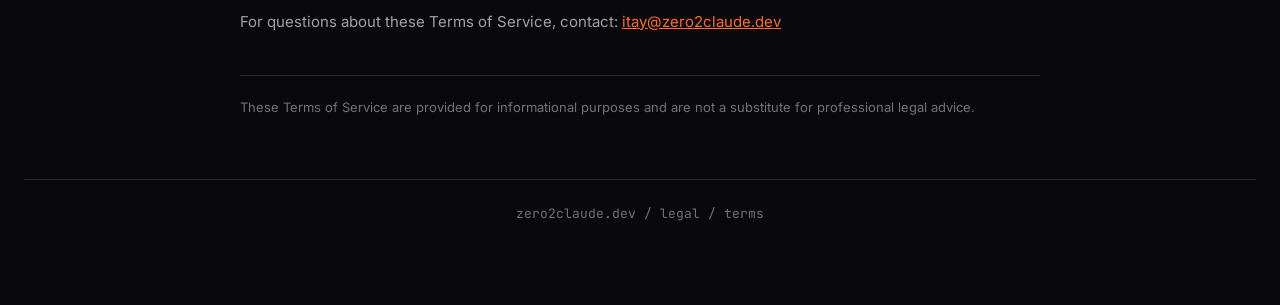
<file: legal/tos.html>
<!DOCTYPE html>
<html lang="en">
<head>
<meta charset="UTF-8">
<meta name="viewport" content="width=device-width, initial-scale=1.0">
<link rel="icon" type="image/svg+xml" href="/shared/favicon.svg">
<title>Terms of Service — Zero2Claude</title>
<link rel="stylesheet" href="../shared/style.css">
<style>
  .legal-content {
    max-width: 800px;
    margin: 0 auto;
  }
  .legal-content .updated {
    font-family: 'JetBrains Mono', monospace;
    font-size: 13px;
    color: var(--text-dim);
    margin-bottom: 32px;
  }
  .legal-content h2 {
    font-family: 'JetBrains Mono', monospace;
    font-size: 18px;
    font-weight: 600;
    color: var(--text);
    margin-top: 40px;
    margin-bottom: 12px;
    padding-bottom: 8px;
    border-bottom: 1px solid var(--border);
  }
  .legal-content h2:first-of-type { margin-top: 0; }
  .legal-content p {
    font-size: 15px;
    color: var(--text-muted);
    line-height: 1.8;
    margin-bottom: 16px;
  }
  .legal-content ul {
    margin: 0 0 16px 24px;
    color: var(--text-muted);
    font-size: 15px;
    line-height: 1.8;
  }
  .legal-content li { margin-bottom: 6px; }
  .legal-content strong { color: var(--text); }
  .legal-content a { color: var(--orange); text-decoration: underline; }
  .legal-content a:hover { opacity: 0.8; }
</style>
</head>
<body>
<div class="container">

  <a href="./" class="back-link">&larr; Back to Legal</a>

  <div class="dept-header">
    <div class="dept-icon" style="background: rgba(248, 113, 113, 0.15);">📄</div>
    <div class="dept-title">Terms of Service</div>
  </div>

  <div class="legal-content">
    <p class="updated">Last updated: March 21, 2026</p>

    <h2>1. Acceptance of Terms</h2>
    <p>By accessing or using <strong>zero2claude.dev</strong> ("the Service"), you agree to be bound by these Terms of Service. If you do not agree, do not use the Service.</p>

    <h2>2. Description of Service</h2>
    <p>Zero2Claude is a free interactive web application that teaches non-technical people how to use the terminal and Claude Code. The Service provides 147 lessons across 14 levels, covering topics from basic file navigation to building real software projects.</p>
    <p>The Service includes:</p>
    <ul>
      <li>Interactive lessons with quizzes, exercises, and simulated terminal environments</li>
      <li>AI-powered personalized learning plans</li>
      <li>A community forum for discussion and feature requests</li>
      <li>A peer help system for real-time lesson assistance</li>
      <li>Progress tracking, achievements, and streaks</li>
      <li>Text-to-speech for lesson content</li>
      <li>In-app bug reporting</li>
    </ul>

    <h2>3. User Accounts</h2>
    <p>To track progress and access community features, you must create an account by providing an email address, display name, and password. You are responsible for:</p>
    <ul>
      <li>Providing accurate registration information</li>
      <li>Maintaining the security of your account credentials</li>
      <li>All activity that occurs under your account</li>
    </ul>
    <p>You may optionally upload a profile image. The Service does not verify email addresses or real identities.</p>

    <h2>4. User-Generated Content</h2>
    <p>You may create content through the Service, including forum threads, replies, feature requests, peer help messages, and bug reports ("User Content").</p>
    <p>By posting User Content, you grant Zero2Claude a non-exclusive, royalty-free license to display, store, and distribute your content as part of the Service. You retain ownership of your User Content.</p>
    <p>All User Content is subject to automated moderation, which includes:</p>
    <ul>
      <li>HTML tag stripping</li>
      <li>Profanity filtering</li>
      <li>Link spam detection (posts with excessive URLs may be rejected)</li>
      <li>Whitespace normalization and length limits</li>
    </ul>
    <p>We reserve the right to remove, edit, or restrict any User Content at our discretion, including content that violates these Terms or is reported by other users.</p>

    <h2>5. Acceptable Use</h2>
    <p>You agree not to:</p>
    <ul>
      <li>Harass, threaten, or abuse other users</li>
      <li>Post spam, advertisements, or unsolicited promotions</li>
      <li>Attempt to inject malicious content, including prompt injection attacks against AI features</li>
      <li>Upload malware, exploit vulnerabilities, or interfere with the Service's operation</li>
      <li>Impersonate others or misrepresent your identity</li>
      <li>Use automated tools to scrape content or create accounts</li>
      <li>Use the Service for any unlawful purpose</li>
    </ul>

    <h2>6. AI-Generated Content</h2>
    <p>The Service uses artificial intelligence (Anthropic Claude and Google Gemini) to generate:</p>
    <ul>
      <li>Personalized learning plans based on your self-described background</li>
      <li>Color palette themes</li>
      <li>Automated bug report investigation and fixes</li>
    </ul>
    <p>AI-generated content is provided <strong>as-is</strong> and for informational/educational purposes only. It is not professional, legal, or career advice. AI outputs may contain inaccuracies. You are responsible for evaluating and acting on any AI-generated content at your own discretion.</p>

    <h2>7. Intellectual Property</h2>
    <p>All lesson content, curriculum design, interactive components, visual design, and code of the Service are the property of Zero2Claude and its creator. You may not reproduce, distribute, or create derivative works from the Service's content without permission.</p>
    <p>You retain ownership of all User Content you create. The license granted in Section 4 is limited to operating and displaying the Service.</p>

    <h2>8. Termination</h2>
    <p>We may suspend or terminate your account at any time for violations of these Terms, including but not limited to abuse of community features, posting prohibited content, or attempting to compromise the Service's security.</p>
    <p>You may stop using the Service at any time. To request account deletion, contact us at the email below.</p>

    <h2>9. Disclaimer & Limitation of Liability</h2>
    <p>The Service is provided <strong>"as is"</strong> and <strong>"as available"</strong> without warranties of any kind, express or implied. We do not guarantee that the Service will be uninterrupted, error-free, or secure.</p>
    <p>Zero2Claude is operated by an individual, not a corporation. To the fullest extent permitted by law, the operator shall not be liable for any indirect, incidental, special, or consequential damages arising from your use of the Service.</p>
    <p>The Service is hosted on Render's free and starter tiers. Service availability may be affected by hosting provider limitations, including cold starts and scheduled maintenance.</p>

    <h2>10. Changes to These Terms</h2>
    <p>We may update these Terms from time to time. Changes will be reflected by an updated "Last updated" date at the top of this page. Continued use of the Service after changes constitutes acceptance of the revised Terms.</p>

    <h2>11. Contact</h2>
    <p>For questions about these Terms of Service, contact: <a href="mailto:itay@zero2claude.dev">itay@zero2claude.dev</a></p>

    <p style="margin-top: 40px; padding-top: 20px; border-top: 1px solid var(--border); font-size: 13px; color: var(--text-dim);">These Terms of Service are provided for informational purposes and are not a substitute for professional legal advice.</p>
  </div>

  <div class="footer">zero2claude.dev / legal / terms</div>
</div>
</body>
</html>
</file>
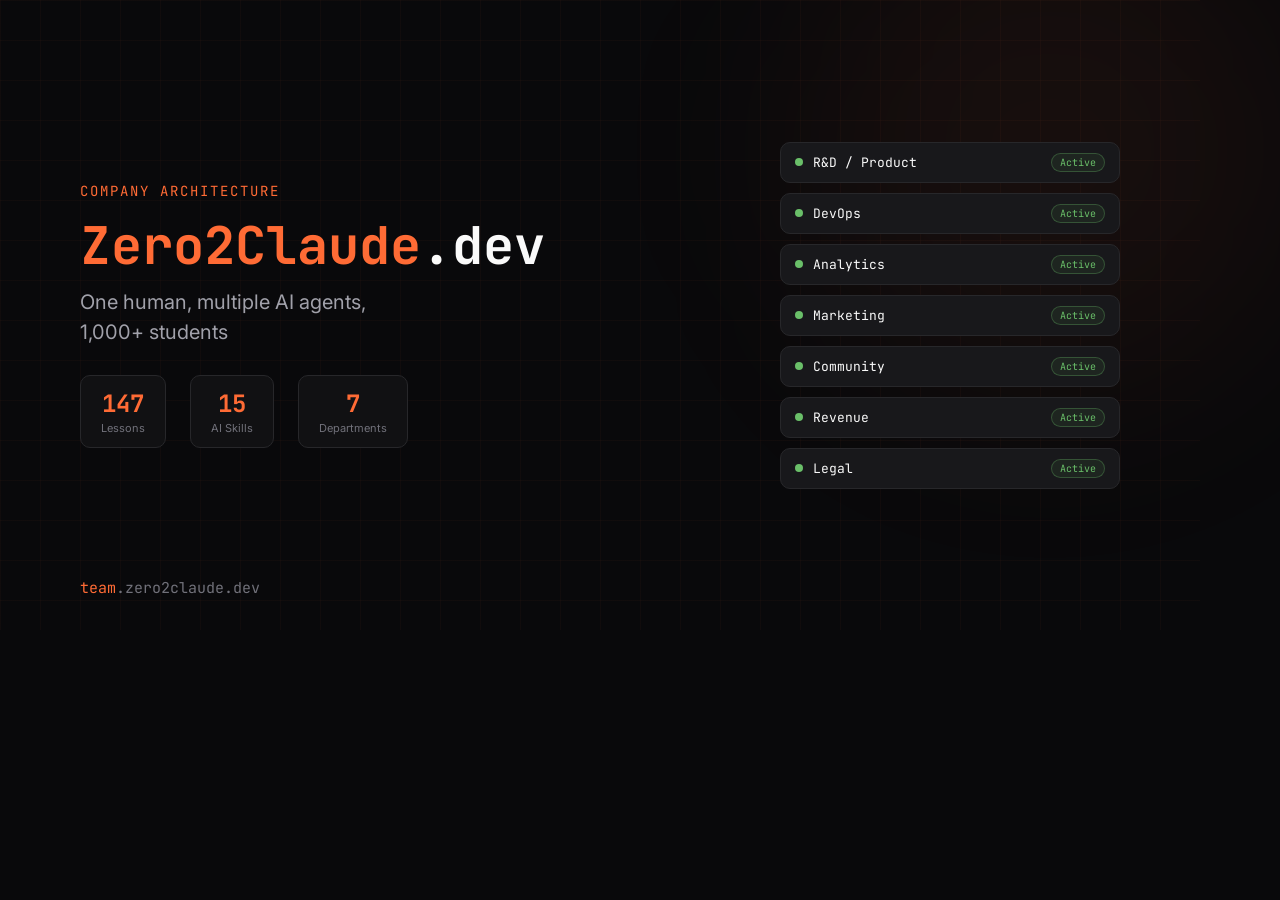
<file: shared/og-image.html>
<!DOCTYPE html>
<html>
<head>
<meta charset="UTF-8">
<style>
  @import url('https://fonts.googleapis.com/css2?family=JetBrains+Mono:wght@400;600;700&family=Inter:wght@400;500;600;700&display=swap');
  * { margin: 0; padding: 0; box-sizing: border-box; }
  body {
    width: 1200px;
    height: 630px;
    background: #09090B;
    color: #FAFAFA;
    font-family: 'Inter', system-ui, sans-serif;
    display: flex;
    align-items: center;
    justify-content: center;
    overflow: hidden;
    position: relative;
  }
  /* Grid pattern background */
  body::before {
    content: '';
    position: absolute;
    inset: 0;
    background-image:
      linear-gradient(rgba(255,107,53,0.03) 1px, transparent 1px),
      linear-gradient(90deg, rgba(255,107,53,0.03) 1px, transparent 1px);
    background-size: 40px 40px;
  }
  /* Glow */
  .glow {
    position: absolute;
    width: 500px;
    height: 500px;
    border-radius: 50%;
    background: rgba(255, 107, 53, 0.06);
    filter: blur(100px);
    top: -100px;
    right: -100px;
  }
  .content {
    position: relative;
    z-index: 1;
    display: flex;
    align-items: center;
    gap: 60px;
    padding: 0 80px;
    width: 100%;
  }
  .left {
    flex: 1;
  }
  .label {
    font-family: 'JetBrains Mono', monospace;
    font-size: 14px;
    color: #FF6B35;
    letter-spacing: 2px;
    text-transform: uppercase;
    margin-bottom: 16px;
  }
  h1 {
    font-family: 'JetBrains Mono', monospace;
    font-size: 52px;
    font-weight: 700;
    line-height: 1.15;
    margin-bottom: 12px;
  }
  h1 span { color: #FF6B35; }
  .subtitle {
    font-size: 20px;
    color: #A1A1AA;
    line-height: 1.5;
    margin-bottom: 28px;
  }
  .stats {
    display: flex;
    gap: 24px;
  }
  .stat {
    text-align: center;
    padding: 12px 20px;
    border-radius: 10px;
    border: 1px solid #27272A;
    background: #111113;
  }
  .stat-val {
    font-family: 'JetBrains Mono', monospace;
    font-size: 24px;
    font-weight: 700;
    color: #FF6B35;
  }
  .stat-lbl {
    font-size: 11px;
    color: #71717A;
    margin-top: 2px;
  }
  .right {
    display: flex;
    flex-direction: column;
    gap: 10px;
    flex-shrink: 0;
    width: 340px;
  }
  .dept {
    display: flex;
    align-items: center;
    gap: 10px;
    padding: 10px 14px;
    border-radius: 10px;
    border: 1px solid #27272A;
    background: #18181B;
    font-family: 'JetBrains Mono', monospace;
    font-size: 13px;
  }
  .dept-dot {
    width: 8px;
    height: 8px;
    border-radius: 50%;
    background: #6ABF69;
    flex-shrink: 0;
  }
  .dept-name { flex: 1; color: #FAFAFA; }
  .dept-badge {
    font-size: 10px;
    color: #6ABF69;
    border: 1px solid rgba(106,191,105,0.3);
    background: rgba(106,191,105,0.08);
    padding: 2px 8px;
    border-radius: 100px;
  }
  .url {
    position: absolute;
    bottom: 32px;
    left: 80px;
    font-family: 'JetBrains Mono', monospace;
    font-size: 15px;
    color: #71717A;
  }
  .url span { color: #FF6B35; }
</style>
</head>
<body>
  <div class="glow"></div>
  <div class="content">
    <div class="left">
      <div class="label">Company Architecture</div>
      <h1><span>Zero2Claude</span>.dev</h1>
      <div class="subtitle">One human, multiple AI agents,<br>1,000+ students</div>
      <div class="stats">
        <div class="stat">
          <div class="stat-val">147</div>
          <div class="stat-lbl">Lessons</div>
        </div>
        <div class="stat">
          <div class="stat-val">15</div>
          <div class="stat-lbl">AI Skills</div>
        </div>
        <div class="stat">
          <div class="stat-val">7</div>
          <div class="stat-lbl">Departments</div>
        </div>
      </div>
    </div>
    <div class="right">
      <div class="dept"><span class="dept-dot"></span><span class="dept-name">R&D / Product</span><span class="dept-badge">Active</span></div>
      <div class="dept"><span class="dept-dot"></span><span class="dept-name">DevOps</span><span class="dept-badge">Active</span></div>
      <div class="dept"><span class="dept-dot"></span><span class="dept-name">Analytics</span><span class="dept-badge">Active</span></div>
      <div class="dept"><span class="dept-dot"></span><span class="dept-name">Marketing</span><span class="dept-badge">Active</span></div>
      <div class="dept"><span class="dept-dot"></span><span class="dept-name">Community</span><span class="dept-badge">Active</span></div>
      <div class="dept"><span class="dept-dot"></span><span class="dept-name">Revenue</span><span class="dept-badge">Active</span></div>
      <div class="dept"><span class="dept-dot"></span><span class="dept-name">Legal</span><span class="dept-badge">Active</span></div>
    </div>
  </div>
  <div class="url"><span>team</span>.zero2claude.dev</div>
</body>
</html>
</file>
<file: shared/style.css>
@import url('https://fonts.googleapis.com/css2?family=JetBrains+Mono:wght@400;600;700&family=Inter:wght@400;500;600;700&display=swap');

* { margin: 0; padding: 0; box-sizing: border-box; }

:root {
  --void: #09090B;
  --surface: #111113;
  --card: #18181B;
  --card-hover: #1E1E22;
  --border: #27272A;
  --border-light: #3F3F46;
  --text: #FAFAFA;
  --text-muted: #A1A1AA;
  --text-dim: #71717A;
  --orange: #FF6B35;
  --orange-glow: rgba(255, 107, 53, 0.15);
  --green: #6ABF69;
  --blue: #60A5FA;
  --purple: #A78BFA;
  --pink: #F472B6;
  --yellow: #FBBF24;
  --cyan: #22D3EE;
  --red: #F87171;
}

[data-theme="light"] {
  --void: #F8F8FA;
  --surface: #FFFFFF;
  --card: #FFFFFF;
  --card-hover: #F4F4F5;
  --border: #E4E4E7;
  --border-light: #D4D4D8;
  --text: #18181B;
  --text-muted: #52525B;
  --text-dim: #71717A;
  --orange: #E55A2B;
  --orange-glow: rgba(229, 90, 43, 0.1);
  --green: #16A34A;
  --blue: #3B82F6;
  --purple: #8B5CF6;
  --pink: #EC4899;
  --yellow: #CA8A04;
  --cyan: #0891B2;
  --red: #DC2626;
}

body {
  background: var(--void);
  color: var(--text);
  font-family: 'Inter', system-ui, sans-serif;
  line-height: 1.6;
  min-height: 100vh;
}

a { color: inherit; text-decoration: none; }

.container {
  max-width: 1400px;
  margin: 0 auto;
  padding: 40px 24px 80px;
}

/* ── Back Link ── */
.back-link {
  display: inline-flex;
  align-items: center;
  gap: 8px;
  font-family: 'JetBrains Mono', monospace;
  font-size: 13px;
  color: var(--text-dim);
  margin-bottom: 32px;
  padding: 6px 14px;
  border-radius: 8px;
  border: 1px solid var(--border);
  background: var(--card);
  transition: border-color 0.2s, color 0.2s;
}

.back-link:hover {
  border-color: var(--border-light);
  color: var(--text-muted);
}

/* ── Department Header ── */
.dept-header {
  display: flex;
  align-items: center;
  gap: 16px;
  margin-bottom: 12px;
}

.dept-icon {
  width: 56px;
  height: 56px;
  border-radius: 14px;
  display: flex;
  align-items: center;
  justify-content: center;
  font-size: 28px;
  flex-shrink: 0;
}

.dept-title {
  font-family: 'JetBrains Mono', monospace;
  font-size: clamp(24px, 4vw, 36px);
  font-weight: 700;
}

.dept-status {
  margin-left: auto;
  font-size: 12px;
  font-family: 'JetBrains Mono', monospace;
  padding: 6px 16px;
  border-radius: 100px;
  border: 1px solid;
}

.dept-desc {
  font-size: 16px;
  color: var(--text-muted);
  max-width: 700px;
  margin-bottom: 40px;
  line-height: 1.7;
}

/* ── Status Badges ── */
.status-active { color: var(--green); border-color: rgba(106, 191, 105, 0.3); background: rgba(106, 191, 105, 0.08); }
.status-partial { color: var(--yellow); border-color: rgba(251, 191, 36, 0.3); background: rgba(251, 191, 36, 0.08); }
.status-planned { color: var(--text-dim); border-color: var(--border); background: var(--card); }
.status-missing { color: var(--red); border-color: rgba(248, 113, 113, 0.3); background: rgba(248, 113, 113, 0.08); }

/* ── Cards Grid ── */
.cards {
  display: grid;
  grid-template-columns: repeat(auto-fill, minmax(320px, 1fr));
  gap: 16px;
  margin-bottom: 48px;
}

.card {
  background: var(--card);
  border: 1px solid var(--border);
  border-radius: 12px;
  padding: 24px;
  transition: border-color 0.2s, background 0.2s;
  position: relative;
  overflow: hidden;
}

.card:hover {
  border-color: var(--border-light);
  background: var(--card-hover);
}

.card-header {
  display: flex;
  align-items: center;
  gap: 10px;
  margin-bottom: 12px;
}

.card-emoji { font-size: 24px; }

.card-name {
  font-family: 'JetBrains Mono', monospace;
  font-size: 15px;
  font-weight: 600;
}

.card-badge {
  margin-left: auto;
  font-size: 10px;
  font-family: 'JetBrains Mono', monospace;
  padding: 2px 8px;
  border-radius: 100px;
  text-transform: uppercase;
  letter-spacing: 0.5px;
}

.badge-ai { background: var(--orange-glow); color: var(--orange); border: 1px solid rgba(255, 107, 53, 0.3); }
.badge-auto { background: rgba(106, 191, 105, 0.1); color: var(--green); border: 1px solid rgba(106, 191, 105, 0.3); }
.badge-manual { background: rgba(161, 161, 170, 0.1); color: var(--text-dim); border: 1px solid var(--border); }
.badge-todo { background: rgba(248, 113, 113, 0.1); color: var(--red); border: 1px solid rgba(248, 113, 113, 0.3); }

.card-desc {
  font-size: 13px;
  color: var(--text-muted);
  line-height: 1.6;
  margin-bottom: 14px;
}

.card-stack {
  display: flex;
  flex-wrap: wrap;
  gap: 6px;
}

.chip {
  font-family: 'JetBrains Mono', monospace;
  font-size: 11px;
  padding: 2px 8px;
  border-radius: 4px;
  background: var(--surface);
  color: var(--text-dim);
  border: 1px solid var(--border);
}

/* ── Section Divider ── */
.section-label {
  font-family: 'JetBrains Mono', monospace;
  font-size: 13px;
  color: var(--text-dim);
  letter-spacing: 1.5px;
  text-transform: uppercase;
  margin-bottom: 16px;
  padding-bottom: 8px;
  border-bottom: 1px solid var(--border);
}

/* ── Roadmap ── */
.roadmap {
  margin-top: 48px;
  padding: 32px;
  background: var(--surface);
  border: 1px solid var(--border);
  border-radius: 16px;
}

.roadmap-title {
  font-family: 'JetBrains Mono', monospace;
  font-size: 18px;
  font-weight: 600;
  margin-bottom: 8px;
}

.roadmap-desc {
  font-size: 14px;
  color: var(--text-dim);
  line-height: 1.6;
}

/* ── Footer ── */
.footer {
  text-align: center;
  margin-top: 60px;
  padding-top: 24px;
  border-top: 1px solid var(--border);
  color: var(--text-dim);
  font-size: 13px;
  font-family: 'JetBrains Mono', monospace;
}

/* ── Responsive ── */
@media (max-width: 640px) {
  .container { padding: 24px 16px 60px; }
  .cards { grid-template-columns: 1fr; }
  .dept-header { flex-wrap: wrap; }
  .dept-status { margin-left: 0; }
}
</file>
